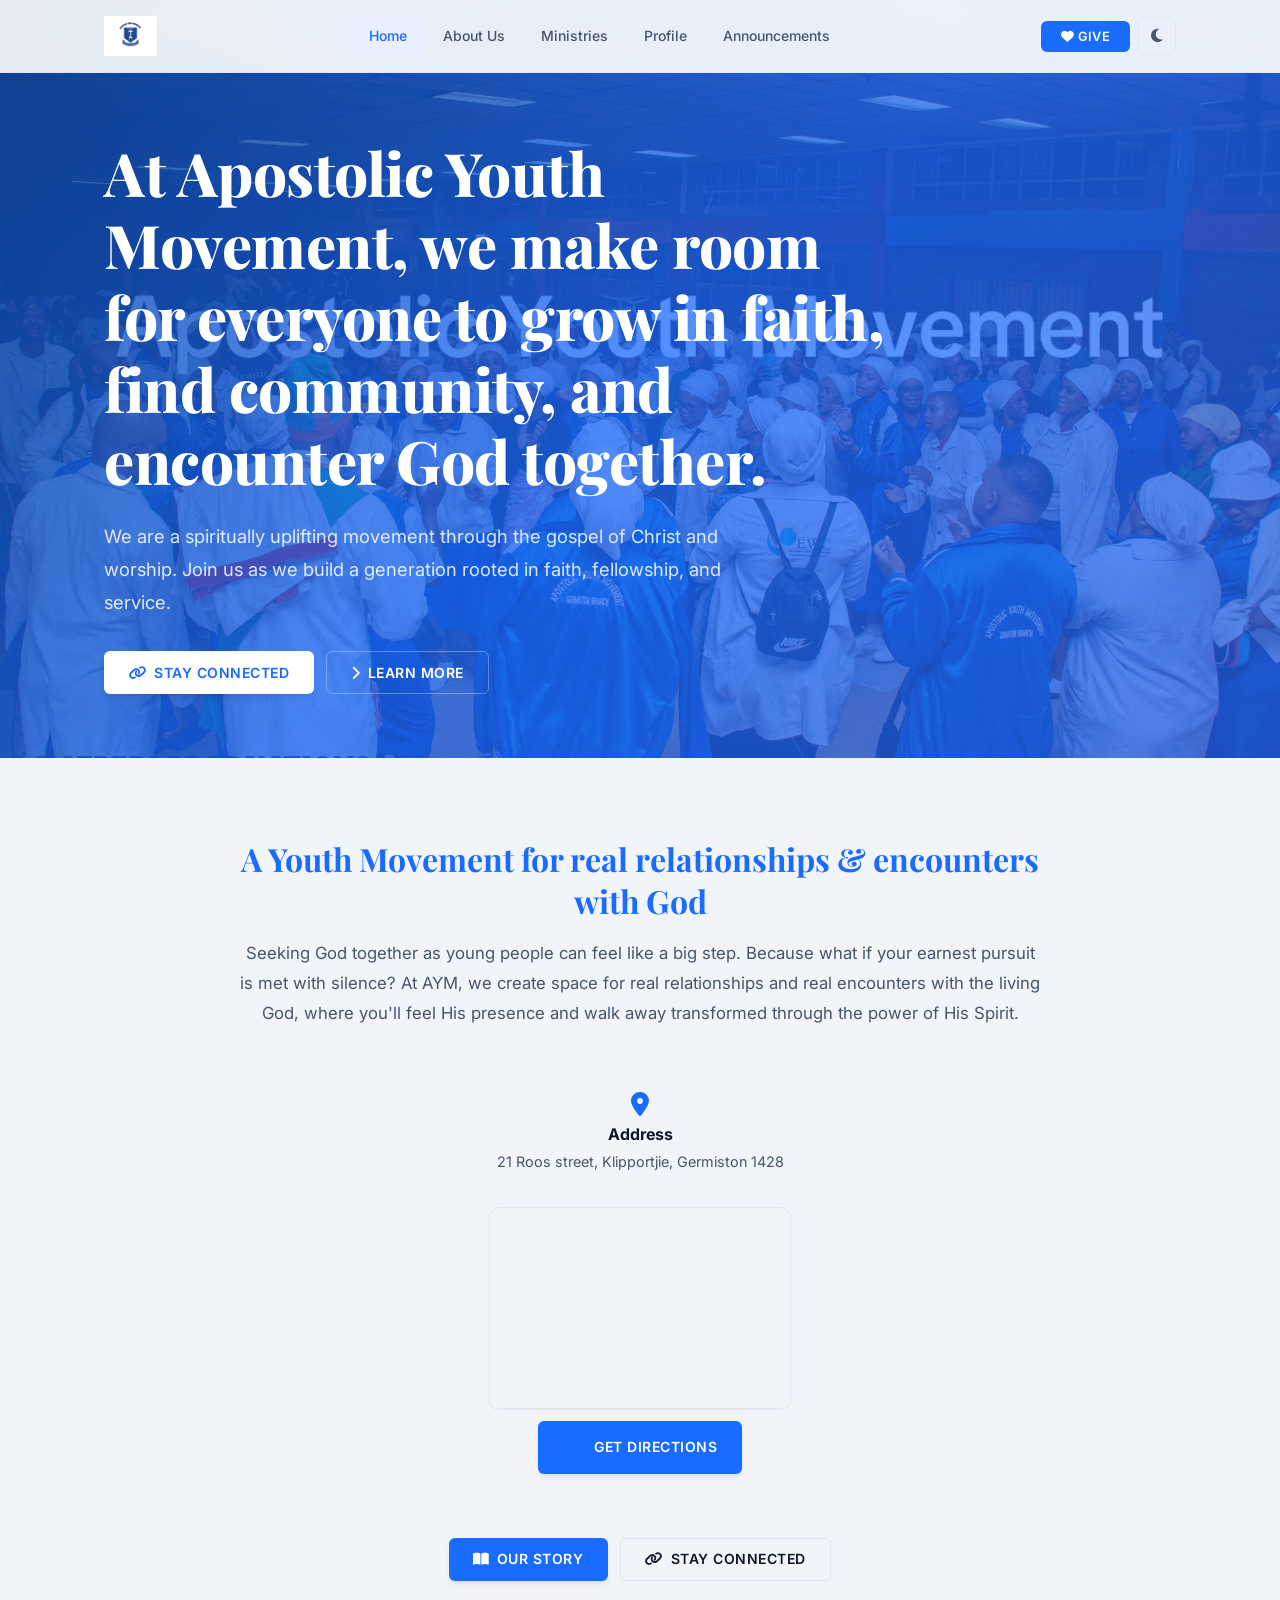
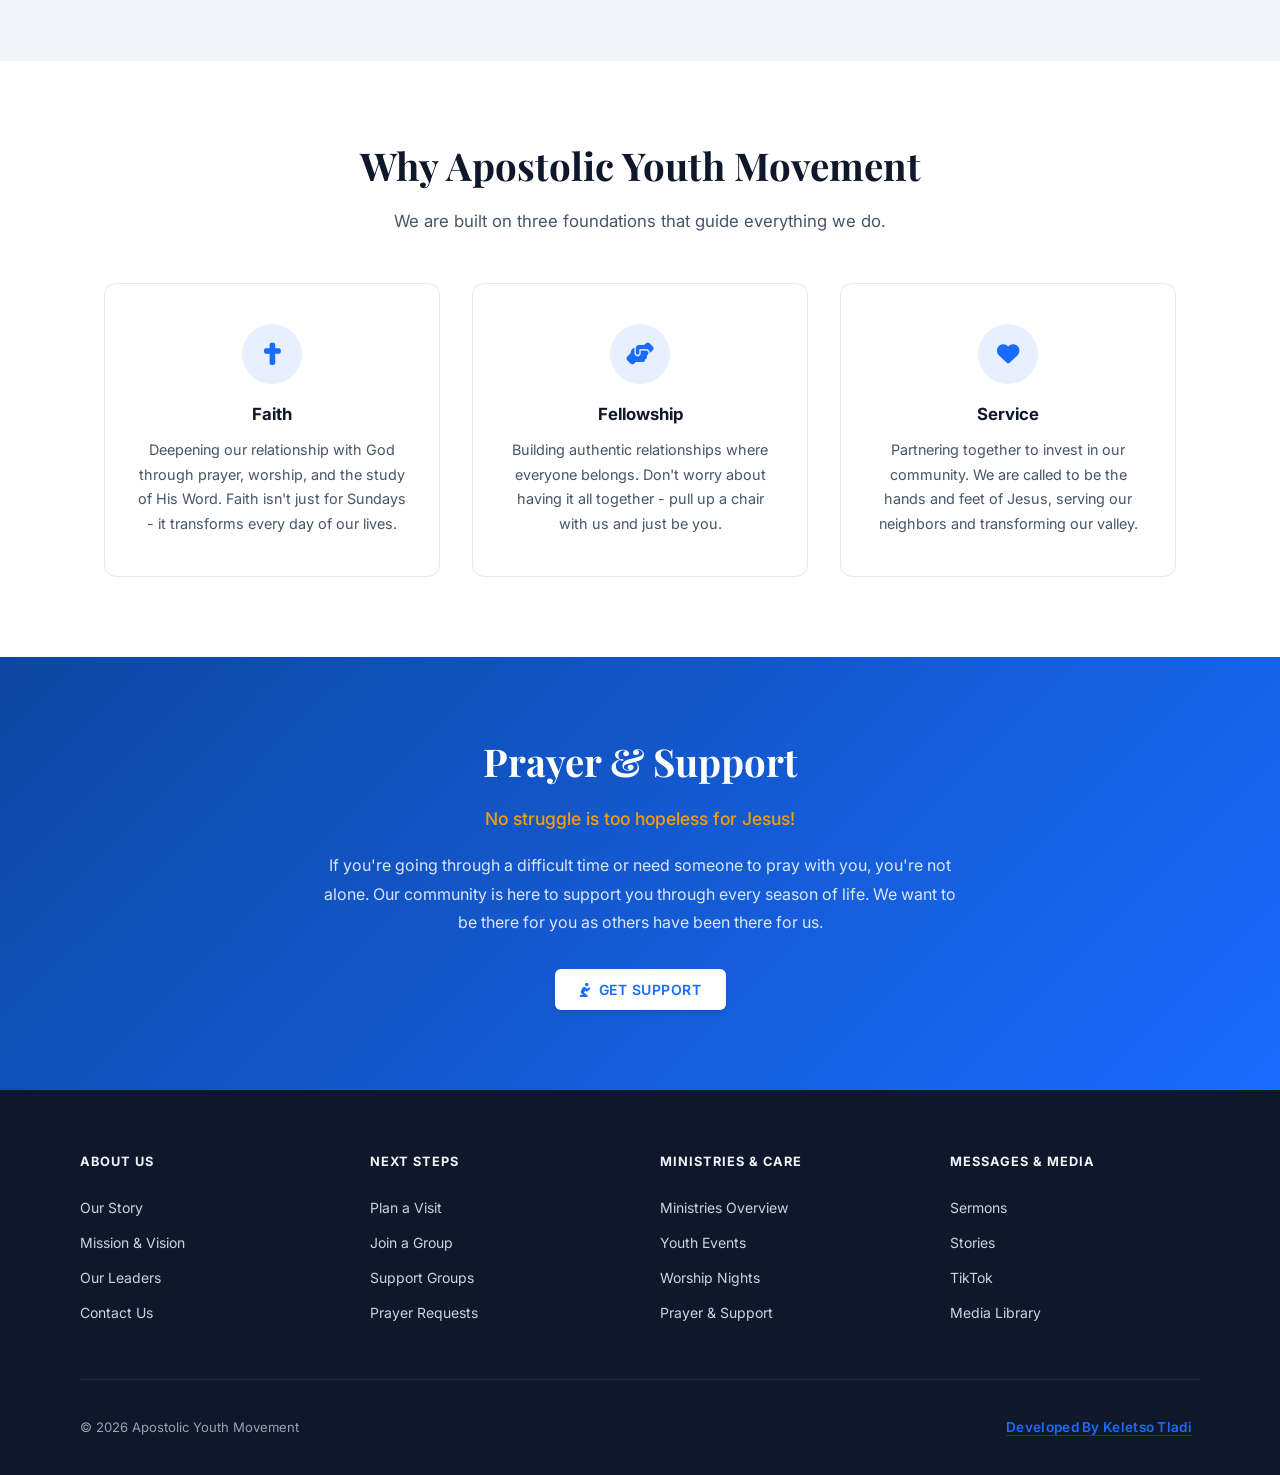
<file: index.html>
<!DOCTYPE html>
<html lang="en">
<head>
  <meta charset="UTF-8">
  <meta name="viewport" content="width=device-width, initial-scale=1.0">
  <title>Home | Apostolic Youth Movement</title>

  <link rel="preconnect" href="https://fonts.googleapis.com">
  <link rel="preconnect" href="https://fonts.gstatic.com" crossorigin>
  <link rel="preconnect" href="https://cdnjs.cloudflare.com">

  <link rel="preload" href="Media/Hero background.jpeg" as="image" fetchpriority="high">
  <link rel="preload" href="Media/Landing page hero background.mp4" as="video" type="video/mp4" fetchpriority="high">

  <link href="https://fonts.googleapis.com/css2?family=Inter:wght@300;400;500;600;700;800&family=Playfair+Display:ital,wght@0,400;0,500;0,600;0,700;0,800;1,400;1,500&display=swap" rel="stylesheet">
  <link rel="stylesheet" href="css/style.css">
  <link rel="stylesheet" href="https://cdnjs.cloudflare.com/ajax/libs/font-awesome/6.4.0/css/all.min.css" media="print" onload="this.media='all';this.onload=null;">
  <script src="js/script.js?v=2" defer></script>
</head>
<body>
  <nav class="navbar">
    <div class="nav-container">
      <a href="index.html" class="nav-logo">
        <img src="Media/Logo.jpeg" alt="AYM Logo" class="nav-logo-img">
      </a>

      <div class="nav-links">
        <a href="index.html" class="nav-link active">Home</a>
        <a href="about.html" class="nav-link">About Us</a>
        <a href="memories.html" class="nav-link">Ministries</a>
        <a href="profile.html" class="nav-link">Profile</a>
        <a href="announcements.html" class="nav-link">Announcements</a>
      </div>

      <div class="nav-actions">
        <button class="nav-give-btn" onclick="bookEvent('Give')"><i class="fas fa-heart"></i> Give</button>
        <button class="theme-toggle" id="themeToggle" aria-label="Toggle dark mode">
          <i class="fas fa-moon"></i>
        </button>
        <div class="hamburger" id="hamburger">
          <span></span>
          <span></span>
          <span></span>
        </div>
      </div>
    </div>
  </nav>

  <div class="mobile-menu" id="mobileMenu">
    <div class="mobile-menu-inner">
      <a href="index.html" class="active">Home</a>
      <a href="about.html">About Us</a>
      <a href="memories.html">Ministries</a>
      <a href="profile.html">Profile</a>
      <a href="announcements.html">Announcements</a>
      <a href="about.html#feedbackForm">Contact</a>
    </div>
  </div>

  <section class="hero has-image-bg">
    <div class="hero-image-fallback" style="background-image: url('Media/Hero background.jpeg')"></div>
    <video class="hero-video" autoplay muted loop playsinline poster="Media/Hero background.jpeg">
      <source src="Media/Landing page hero background.mp4" type="video/mp4">
    </video>
    <div class="hero-bg-overlay"></div>
    <div class="container">
      <div class="hero-content">
        <h1 fetchpriority="high">At Apostolic Youth Movement, we make room for everyone to grow in faith, find community, and encounter God together.</h1>
        <p>We are a spiritually uplifting movement through the gospel of Christ and worship. Join us as we build a generation rooted in faith, fellowship, and service.</p>
        <div class="hero-buttons">
          <a href="about.html#contacts" class="btn btn-light"><i class="fas fa-link"></i> Stay Connected</a>
          <a href="about.html" class="btn btn-outline" style="color:#fff;border-color:rgba(255,255,255,0.3)"><i class="fas fa-chevron-right"></i> Learn More</a>
        </div>
      </div>
    </div>
  </section>

  <section class="section section-alt reveal">
    <div class="container">
      <div class="featured-intro">
        <h2>A Youth Movement for real relationships &amp; encounters with God</h2>
        <p>Seeking God together as young people can feel like a big step. Because what if your earnest pursuit is met with silence? At AYM, we create space for real relationships and real encounters with the living God, where you'll feel His presence and walk away transformed through the power of His Spirit.</p>
        <div class="info-row">
          <div class="info-card address-card">
            <i class="fas fa-map-marker-alt"></i>
            <h3>Address</h3>
            <p>21 Roos street, Klipportjie, Germiston 1428</p>
            <div class="address-map">
              <iframe src="https://www.google.com/maps/embed?pb=!1m18!1m12!1m3!1d3581.53289034046!2d28.158246!3d-26.320564!2m3!1f0!2f0!3f0!3m2!1i1024!2i768!4f13.1!3m3!1m2!1s0x1e9514f8a8a8a8a8%3A0x8a8a8a8a8a8a8a8a!2s21%20Roos%20St%2C%20Klippoortjie%2C%20Germiston%2C%201428!5e0!3m2!1sen!2sza!4v1" allowfullscreen="" loading="lazy" referrerpolicy="no-referrer-when-downgrade" title="AYM Location"></iframe>
            </div>
            <a href="https://www.google.com/maps/dir/?api=1&destination=21+Roos+street+Klipportjie+Germiston+1428+South+Africa" target="_blank" class="btn btn-primary" style="margin-top:0.75rem;"><i class="fas fa-directions"></i> Get Directions</a>
          </div>
        </div>
        <div class="btn-group">
          <a href="about.html" class="btn btn-primary"><i class="fas fa-book-open"></i> Our Story</a>
          <a href="about.html#feedbackForm" class="btn btn-outline"><i class="fas fa-link"></i> Stay Connected</a>
        </div>
      </div>
    </div>
  </section>

  <section class="section reveal">
    <div class="container">
      <div class="section-header">
        <h2>Why Apostolic Youth Movement</h2>
        <p>We are built on three foundations that guide everything we do.</p>
      </div>
      <div class="pillars-grid">
        <div class="pillar-card">
          <div class="pillar-icon"><i class="fas fa-cross"></i></div>
          <h3>Faith</h3>
          <p>Deepening our relationship with God through prayer, worship, and the study of His Word. Faith isn't just for Sundays - it transforms every day of our lives.</p>
        </div>
        <div class="pillar-card">
          <div class="pillar-icon"><i class="fas fa-hands-helping"></i></div>
          <h3>Fellowship</h3>
          <p>Building authentic relationships where everyone belongs. Don't worry about having it all together - pull up a chair with us and just be you.</p>
        </div>
        <div class="pillar-card">
          <div class="pillar-icon"><i class="fas fa-heart"></i></div>
          <h3>Service</h3>
          <p>Partnering together to invest in our community. We are called to be the hands and feet of Jesus, serving our neighbors and transforming our valley.</p>
        </div>
      </div>
    </div>
  </section>

  <section class="support-section reveal">
    <h2>Prayer &amp; Support</h2>
    <p class="support-sub">No struggle is too hopeless for Jesus!</p>
    <p>If you're going through a difficult time or need someone to pray with you, you're not alone. Our community is here to support you through every season of life. We want to be there for you as others have been there for us.</p>
    <a href="about.html#feedbackForm" class="btn btn-light"><i class="fas fa-pray"></i> Get Support</a>
  </section>


  <footer class="footer">
    <div class="footer-grid">
      <div class="footer-col">
        <h4>About Us</h4>
        <a href="about.html">Our Story</a>
        <a href="about.html">Mission &amp; Vision</a>
        <a href="about.html">Our Leaders</a>
        <a href="about.html">Contact Us</a>
      </div>
      <div class="footer-col">
        <h4>Next Steps</h4>
        <a href="about.html#contacts">Plan a Visit</a>
        <a href="about.html#contacts">Join a Group</a>
        <a href="about.html#contacts">Support Groups</a>
        <a href="about.html#feedbackForm">Prayer Requests</a>
      </div>
      <div class="footer-col">
        <h4>Ministries &amp; Care</h4>
        <a href="memories.html">Ministries Overview</a>
        <a href="profile.html">Youth Events</a>
        <a href="memories.html">Worship Nights</a>
        <a href="about.html">Prayer &amp; Support</a>
      </div>
      <div class="footer-col">
        <h4>Messages &amp; Media</h4>
        <a href="memories.html">Sermons</a>
        <a href="memories.html">Stories</a>
        <a href="https://www.tiktok.com/@_aymofficial" target="_blank">TikTok</a>
        <a href="memories.html">Media Library</a>
      </div>
    </div>
    <div class="footer-bottom">
      <span>&copy; 2026 Apostolic Youth Movement</span>
      <a href="https://867d6e7d.keletsotladiportfolio.pages.dev/" target="_blank" class="footer-dev-link">Developed By Keletso Tladi</a>
    </div>
  </footer>

  <div id="bookingModal" class="modal">
    <div class="modal-content">
      <span class="close-modal" onclick="closeModal()">&times;</span>
      <div class="modal-icon"><i class="fas fa-heart"></i></div>
      <h2>Thank You!</h2>
      <p>Your support means the world to us.</p>
      <button class="btn btn-primary" onclick="closeModal()">Close</button>
    </div>
  </div>

</body>
</html>
</file>
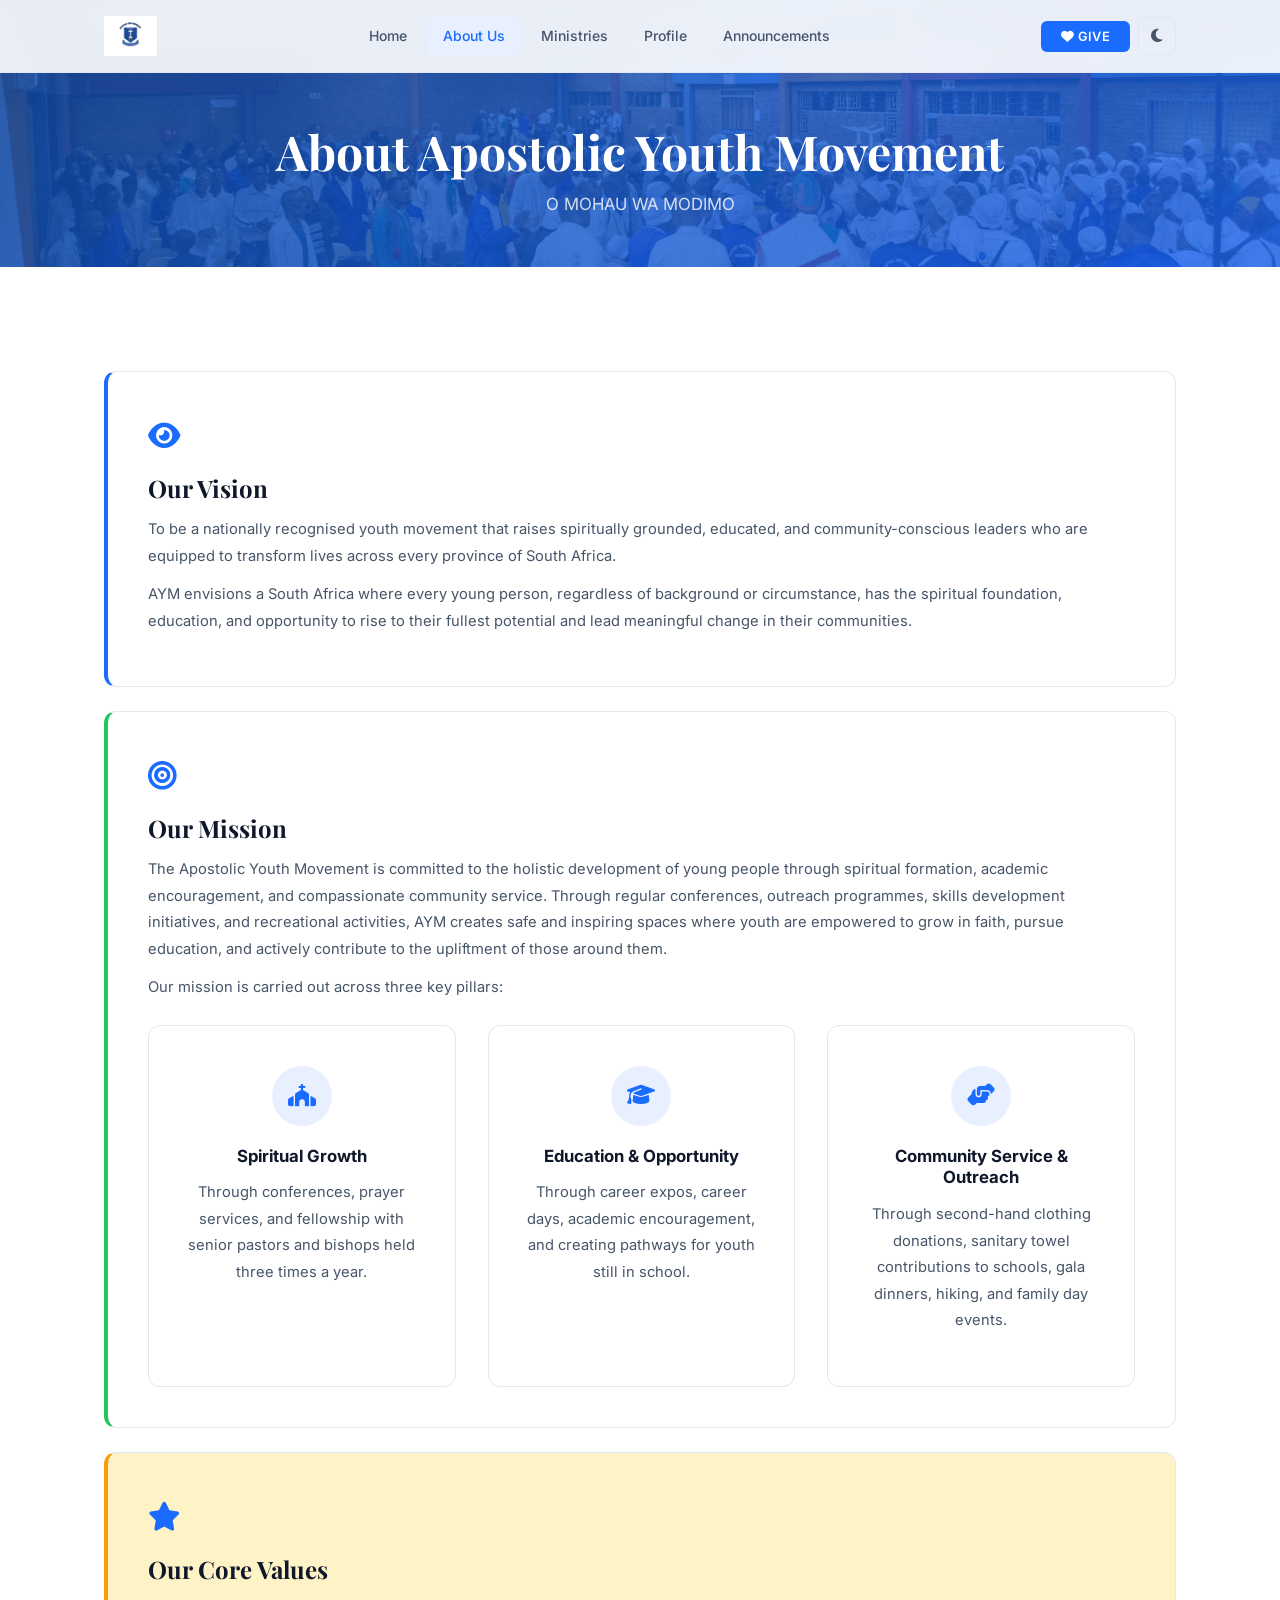
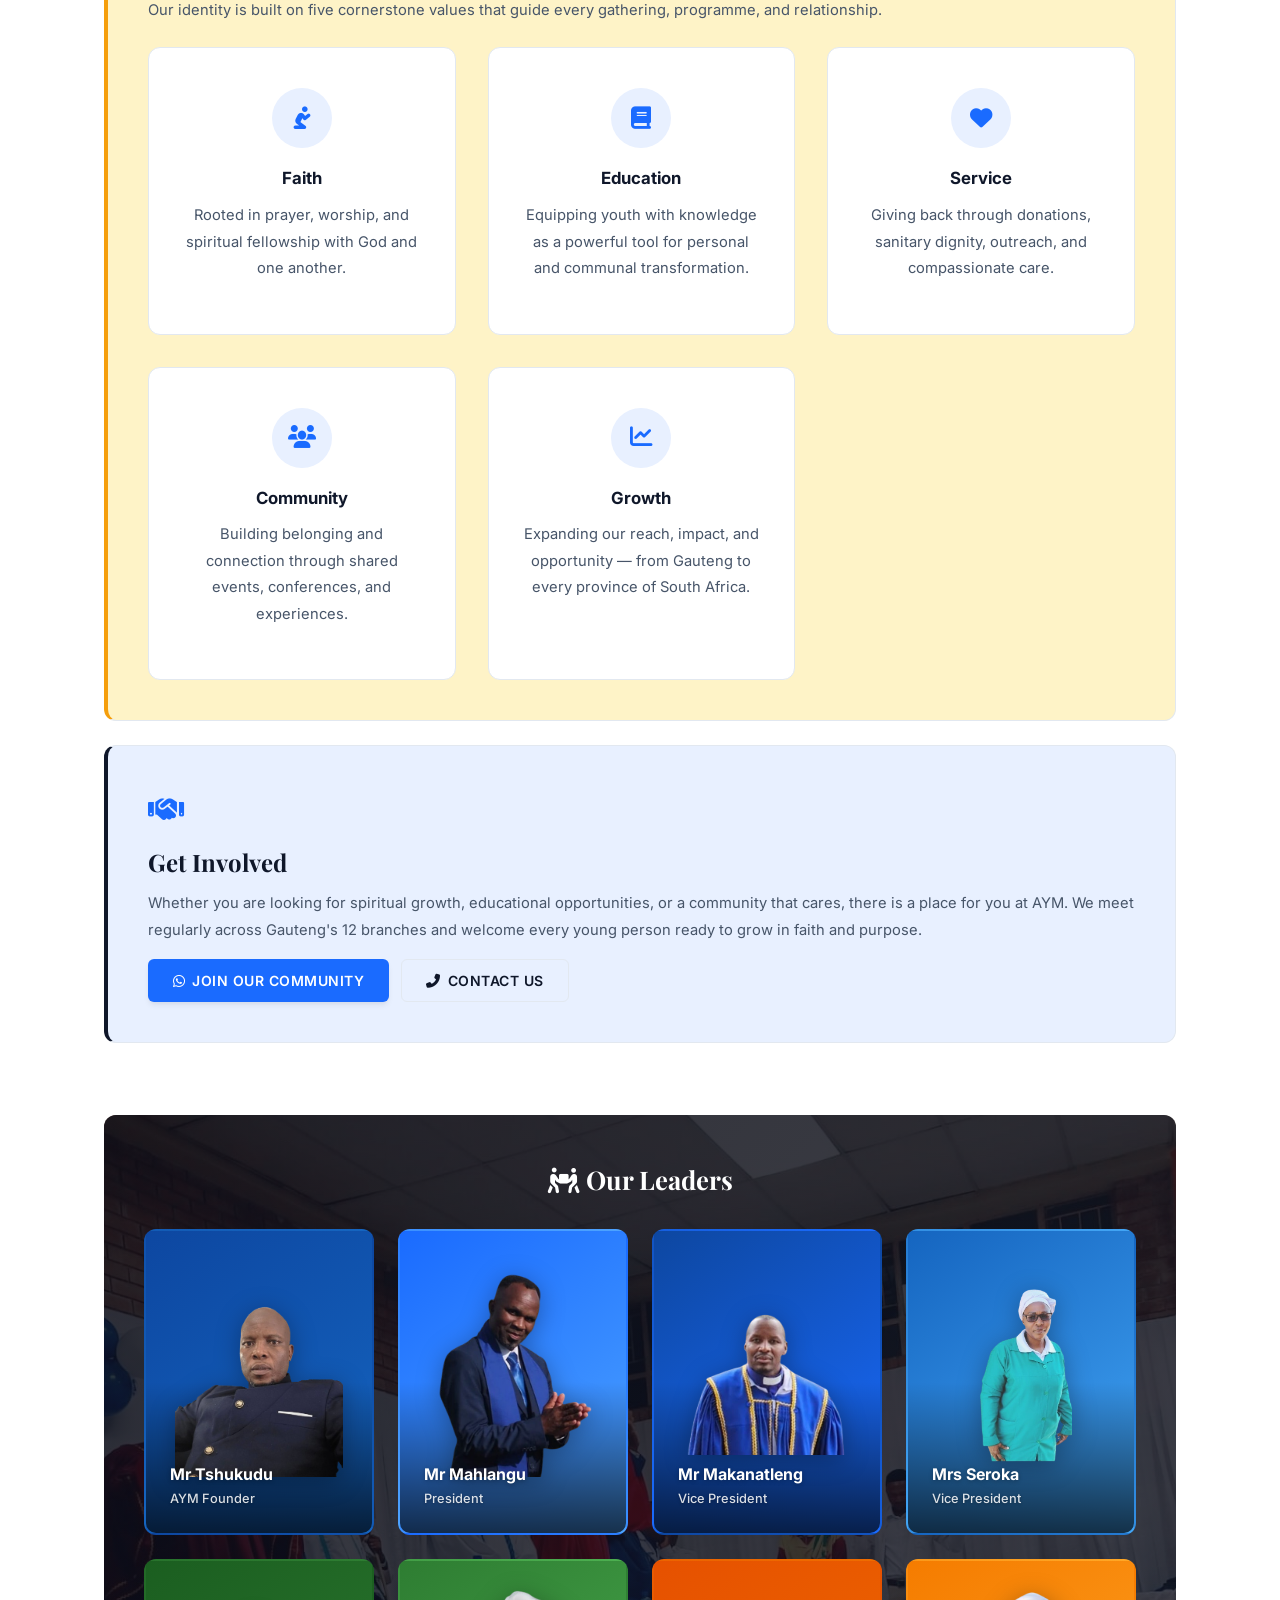
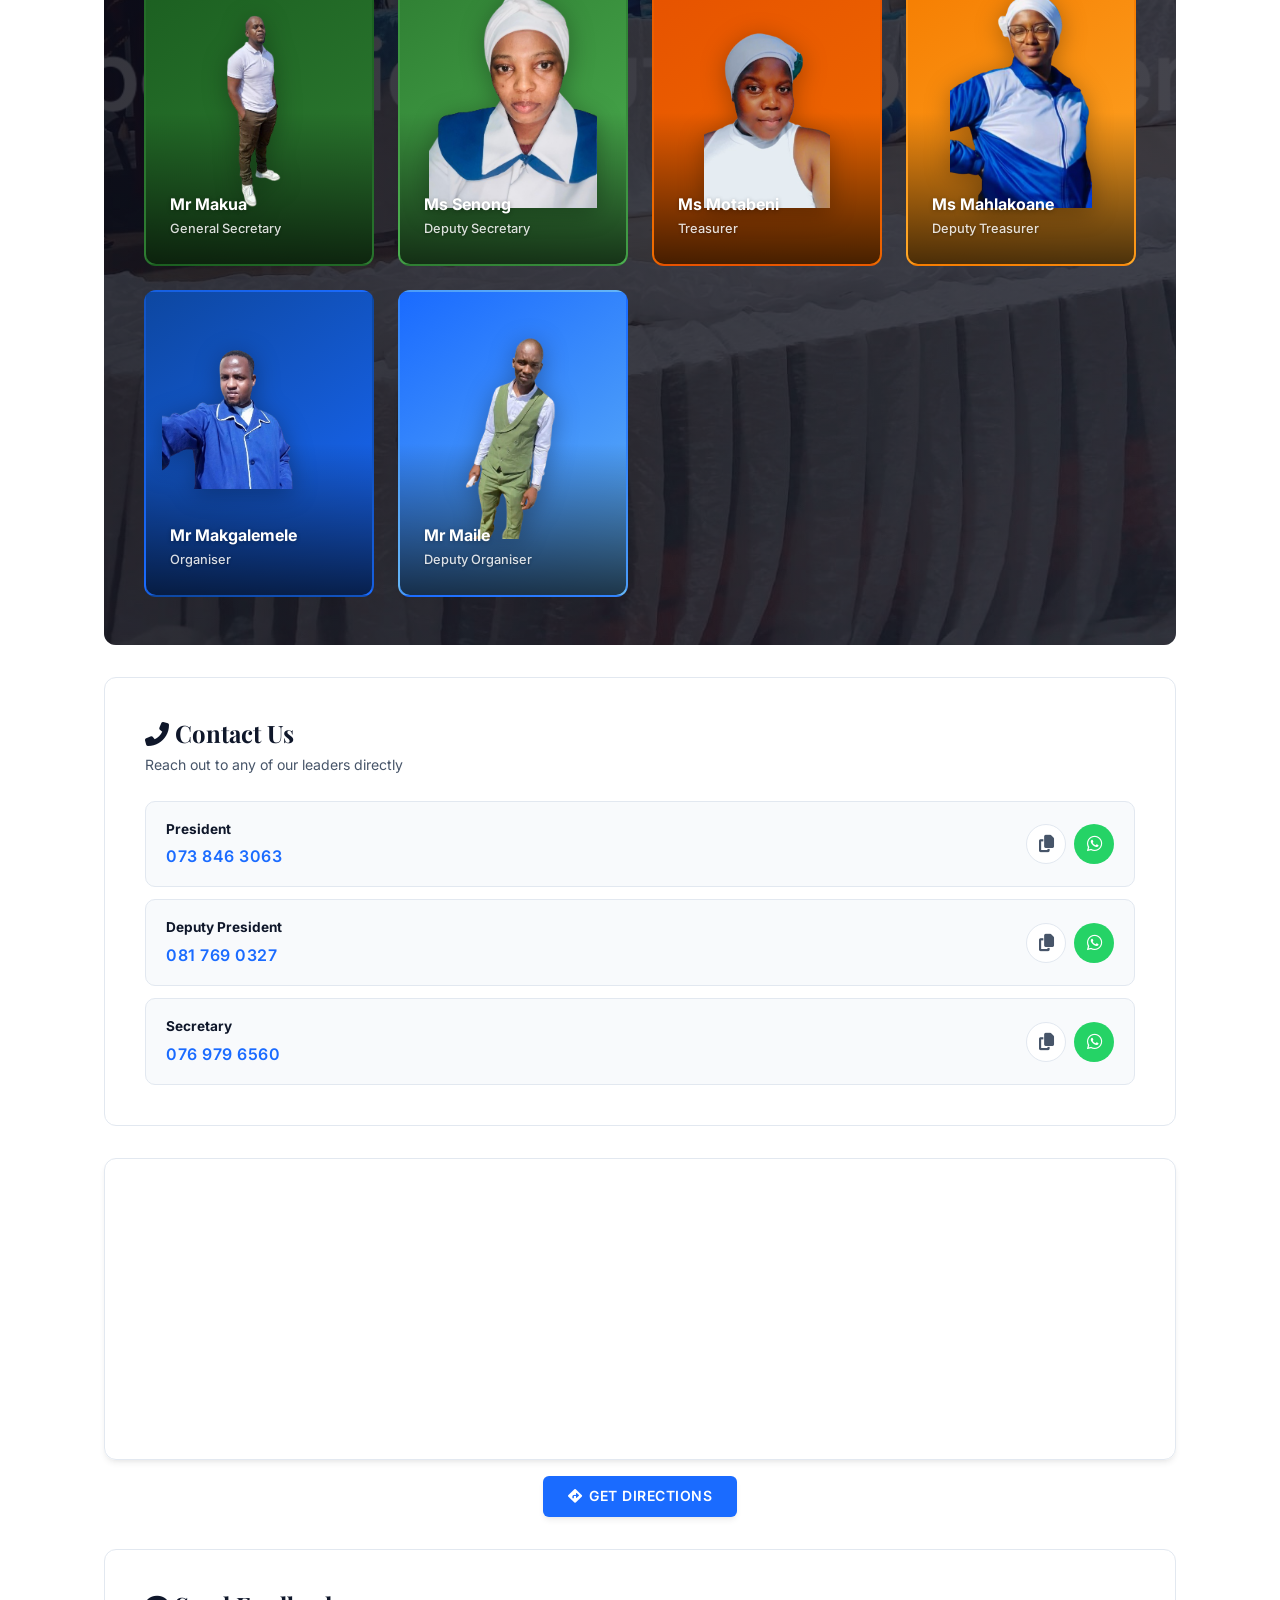
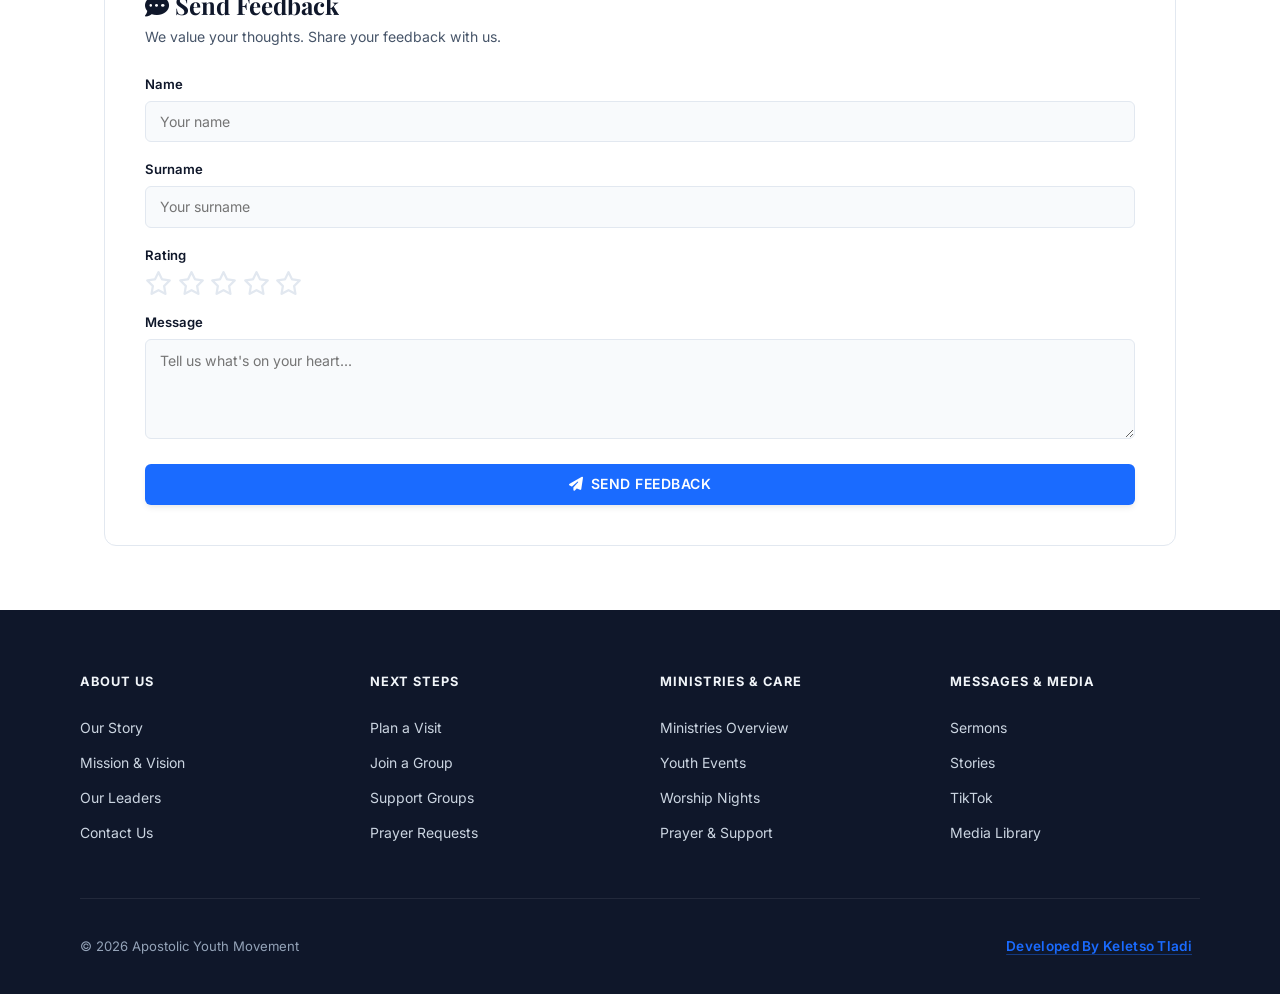
<file: about.html>
<!DOCTYPE html>
<html lang="en">
<head>
  <meta charset="UTF-8">
  <meta name="viewport" content="width=device-width, initial-scale=1.0">
  <title>About Us | Apostolic Youth Movement</title>

  <link rel="preconnect" href="https://fonts.googleapis.com">
  <link rel="preconnect" href="https://fonts.gstatic.com" crossorigin>
  <link rel="preconnect" href="https://cdnjs.cloudflare.com">

  <link rel="preload" href="Media/church event hero background.jpeg" as="image" fetchpriority="high">

  <link href="https://fonts.googleapis.com/css2?family=Inter:wght@300;400;500;600;700;800&family=Playfair+Display:ital,wght@0,400;0,500;0,600;0,700;0,800;1,400;1,500&display=swap" rel="stylesheet">
  <link rel="stylesheet" href="css/style.css">
  <link rel="stylesheet" href="https://cdnjs.cloudflare.com/ajax/libs/font-awesome/6.4.0/css/all.min.css" media="print" onload="this.media='all';this.onload=null;">
  <script src="js/script.js?v=2" defer></script>
</head>
<body>
  <nav class="navbar">
    <div class="nav-container">
      <a href="index.html" class="nav-logo">
        <img src="Media/Logo.jpeg" alt="AYM Logo" class="nav-logo-img">
      </a>
      <div class="nav-links">
        <a href="index.html" class="nav-link">Home</a>
        <a href="about.html" class="nav-link active">About Us</a>
        <a href="memories.html" class="nav-link">Ministries</a>
        <a href="profile.html" class="nav-link">Profile</a>
        <a href="announcements.html" class="nav-link">Announcements</a>
      </div>
      <div class="nav-actions">
        <button class="nav-give-btn" onclick="bookEvent('Give')"><i class="fas fa-heart"></i> Give</button>
        <button class="theme-toggle" id="themeToggle" aria-label="Toggle dark mode"><i class="fas fa-moon"></i></button>
        <div class="hamburger" id="hamburger"><span></span><span></span><span></span></div>
      </div>
    </div>
  </nav>

  <div class="mobile-menu" id="mobileMenu">
    <div class="mobile-menu-inner">
      <a href="index.html">Home</a>
      <a href="about.html" class="active">About Us</a>
      <a href="memories.html">Ministries</a>
      <a href="profile.html">Profile</a>
      <a href="announcements.html">Announcements</a>
      <a href="about.html#feedbackForm">Contact</a>
    </div>
  </div>
  </div>

  <div class="page-header" style="background-image: url('Media/church event hero background.jpeg'); background-size: cover; background-position: center; position: relative;">
    <div style="position:absolute;inset:0;background:linear-gradient(135deg,rgba(13,71,161,0.85),rgba(26,107,255,0.75));z-index:0;"></div>
    <div class="container" style="position:relative;z-index:1;">
      <h1 fetchpriority="high">About Apostolic Youth Movement</h1>
      <p>O MOHAU WA MODIMO</p>
    </div>
  </div>

  <main class="about-container">
    <div class="about-content">

      <section class="about-section bordered-primary reveal">
        <div class="section-icon"><i class="fas fa-eye"></i></div>
        <h2>Our Vision</h2>
        <p>To be a nationally recognised youth movement that raises spiritually grounded, educated, and community-conscious leaders who are equipped to transform lives across every province of South Africa.</p>
        <p>AYM envisions a South Africa where every young person, regardless of background or circumstance, has the spiritual foundation, education, and opportunity to rise to their fullest potential and lead meaningful change in their communities.</p>
      </section>

      <section class="about-section bordered-green reveal reveal-delay-1">
        <div class="section-icon"><i class="fas fa-bullseye"></i></div>
        <h2>Our Mission</h2>
        <p>The Apostolic Youth Movement is committed to the holistic development of young people through spiritual formation, academic encouragement, and compassionate community service. Through regular conferences, outreach programmes, skills development initiatives, and recreational activities, AYM creates safe and inspiring spaces where youth are empowered to grow in faith, pursue education, and actively contribute to the upliftment of those around them.</p>
        <p>Our mission is carried out across three key pillars:</p>
        <div class="pillars-grid" style="margin-top:1.5rem;">
          <div class="pillar-card">
            <div class="pillar-icon"><i class="fas fa-church"></i></div>
            <h3>Spiritual Growth</h3>
            <p>Through conferences, prayer services, and fellowship with senior pastors and bishops held three times a year.</p>
          </div>
          <div class="pillar-card">
            <div class="pillar-icon"><i class="fas fa-graduation-cap"></i></div>
            <h3>Education &amp; Opportunity</h3>
            <p>Through career expos, career days, academic encouragement, and creating pathways for youth still in school.</p>
          </div>
          <div class="pillar-card">
            <div class="pillar-icon"><i class="fas fa-hands-helping"></i></div>
            <h3>Community Service &amp; Outreach</h3>
            <p>Through second-hand clothing donations, sanitary towel contributions to schools, gala dinners, hiking, and family day events.</p>
          </div>
        </div>
      </section>

      <section class="about-section bordered-gold reveal reveal-delay-2">
        <div class="section-icon"><i class="fas fa-star"></i></div>
        <h2>Our Core Values</h2>
        <p>Our identity is built on five cornerstone values that guide every gathering, programme, and relationship.</p>
        <div class="pillars-grid" style="margin-top:1.5rem;">
          <div class="pillar-card">
            <div class="pillar-icon"><i class="fas fa-pray"></i></div>
            <h3>Faith</h3>
            <p>Rooted in prayer, worship, and spiritual fellowship with God and one another.</p>
          </div>
          <div class="pillar-card">
            <div class="pillar-icon"><i class="fas fa-book"></i></div>
            <h3>Education</h3>
            <p>Equipping youth with knowledge as a powerful tool for personal and communal transformation.</p>
          </div>
          <div class="pillar-card">
            <div class="pillar-icon"><i class="fas fa-heart"></i></div>
            <h3>Service</h3>
            <p>Giving back through donations, sanitary dignity, outreach, and compassionate care.</p>
          </div>
          <div class="pillar-card">
            <div class="pillar-icon"><i class="fas fa-users"></i></div>
            <h3>Community</h3>
            <p>Building belonging and connection through shared events, conferences, and experiences.</p>
          </div>
          <div class="pillar-card">
            <div class="pillar-icon"><i class="fas fa-chart-line"></i></div>
            <h3>Growth</h3>
            <p>Expanding our reach, impact, and opportunity — from Gauteng to every province of South Africa.</p>
          </div>
        </div>
      </section>

      <section class="about-section bordered-dark reveal reveal-delay-3">
        <div class="section-icon"><i class="fas fa-handshake"></i></div>
        <h2>Get Involved</h2>
        <p>Whether you are looking for spiritual growth, educational opportunities, or a community that cares, there is a place for you at AYM. We meet regularly across Gauteng's 12 branches and welcome every young person ready to grow in faith and purpose.</p>
        <div class="btn-group" style="margin-top:1rem;display:flex;gap:0.75rem;flex-wrap:wrap;">
          <a href="https://wa.me/27738463063" target="_blank" class="btn btn-primary"><i class="fab fa-whatsapp"></i> Join Our Community</a>
          <a href="#contacts" class="btn btn-outline"><i class="fas fa-phone-alt"></i> Contact Us</a>
        </div>
      </section>

      <div class="team-grid has-bg reveal">
        <div class="team-bg-image" style="background-image: url('Media/Leaders hero background.jpeg')"></div>
        <h2><i class="fas fa-people-carry"></i> Our Leaders</h2>
        <div class="team-members">

          <div class="team-member is-cutout">
            <img class="team-member-cutout" src="Media/Leaders/Mr_Tshukudu_AYM_Founder_-removebg-preview.png" alt="Mr Tshukudu" loading="lazy">
            <div class="team-member-overlay">
              <h4>Mr Tshukudu</h4>
              <p>AYM Founder</p>
            </div>
          </div>

          <div class="team-member is-cutout">
            <img class="team-member-cutout" src="Media/Leaders/Mr_Mahlangu_President-removebg-preview.png" alt="Mr Mahlangu" loading="lazy">
            <div class="team-member-overlay">
              <h4>Mr Mahlangu</h4>
              <p>President</p>
            </div>
          </div>

          <div class="team-member is-cutout">
            <img class="team-member-cutout" src="Media/Leaders/_Mr_Makanatleng__vice_President____1_-removebg-preview.png" alt="Mr Makanatleng" loading="lazy">
            <div class="team-member-overlay">
              <h4>Mr Makanatleng</h4>
              <p>Vice President</p>
            </div>
          </div>

          <div class="team-member is-cutout">
            <img class="team-member-cutout" src="Media/Leaders/Mrs_Seroka_Vice_President-removebg-preview.png" alt="Mrs Seroka" loading="lazy">
            <div class="team-member-overlay">
              <h4>Mrs Seroka</h4>
              <p>Vice President</p>
            </div>
          </div>

          <div class="team-member is-cutout">
            <img class="team-member-cutout" src="Media/Leaders/Mr_Makua_General_Secretary_-removebg-preview.png" alt="Mr Makua" loading="lazy">
            <div class="team-member-overlay">
              <h4>Mr Makua</h4>
              <p>General Secretary</p>
            </div>
          </div>

          <div class="team-member is-cutout">
            <img class="team-member-cutout" src="Media/Leaders/Ms_Senong_Deputy_Secretary-removebg-preview.png" alt="Ms Senong" loading="lazy">
            <div class="team-member-overlay">
              <h4>Ms Senong</h4>
              <p>Deputy Secretary</p>
            </div>
          </div>

          <div class="team-member is-cutout">
            <img class="team-member-cutout" src="Media/Leaders/Ms_Motabeni_Treasurer-removebg-preview.png" alt="Ms Motabeni" loading="lazy">
            <div class="team-member-overlay">
              <h4>Ms Motabeni</h4>
              <p>Treasurer</p>
            </div>
          </div>

          <div class="team-member is-cutout">
            <img class="team-member-cutout" src="Media/Leaders/Ms_Mahlakoane_Deputy_Treasurer-removebg-preview.png" alt="Ms Mahlakoane" loading="lazy">
            <div class="team-member-overlay">
              <h4>Ms Mahlakoane</h4>
              <p>Deputy Treasurer</p>
            </div>
          </div>

          <div class="team-member is-cutout">
            <img class="team-member-cutout" src="Media/Leaders/Mr_Makgalemele_Organiser-removebg-preview.png" alt="Mr Makgalemele" loading="lazy">
            <div class="team-member-overlay">
              <h4>Mr Makgalemele</h4>
              <p>Organiser</p>
            </div>
          </div>

          <div class="team-member is-cutout">
            <img class="team-member-cutout" src="Media/Leaders/Mr_Maile_Deputy_Organiser-removebg-preview.png" alt="Mr Maile" loading="lazy">
            <div class="team-member-overlay">
              <h4>Mr Maile</h4>
              <p>Deputy Organiser</p>
            </div>
          </div>



        </div>
      </div>
    </div>

    <div class="contacts-section reveal" id="contacts">
      <h2><i class="fas fa-phone-alt"></i> Contact Us</h2>
      <p>Reach out to any of our leaders directly</p>
      <div class="contacts-list">
        <div class="contact-item">
          <div class="contact-info">
            <strong>President</strong>
            <span class="contact-number">073 846 3063</span>
          </div>
          <div class="contact-actions">
            <button class="contact-btn copy-btn" onclick="copyNumber('073 846 3063')" title="Copy number"><i class="fas fa-copy"></i></button>
            <a href="https://wa.me/27738463063" target="_blank" class="contact-btn wa-btn" title="WhatsApp"><i class="fab fa-whatsapp"></i></a>
          </div>
        </div>
        <div class="contact-item">
          <div class="contact-info">
            <strong>Deputy President</strong>
            <span class="contact-number">081 769 0327</span>
          </div>
          <div class="contact-actions">
            <button class="contact-btn copy-btn" onclick="copyNumber('081 769 0327')" title="Copy number"><i class="fas fa-copy"></i></button>
            <a href="https://wa.me/27817690327" target="_blank" class="contact-btn wa-btn" title="WhatsApp"><i class="fab fa-whatsapp"></i></a>
          </div>
        </div>
        <div class="contact-item">
          <div class="contact-info">
            <strong>Secretary</strong>
            <span class="contact-number">076 979 6560</span>
          </div>
          <div class="contact-actions">
            <button class="contact-btn copy-btn" onclick="copyNumber('076 979 6560')" title="Copy number"><i class="fas fa-copy"></i></button>
            <a href="https://wa.me/27769796560" target="_blank" class="contact-btn wa-btn" title="WhatsApp"><i class="fab fa-whatsapp"></i></a>
          </div>
        </div>
      </div>
    </div>

    <div class="map-section reveal">
      <div class="map-container">
        <iframe src="https://www.google.com/maps/embed?pb=!1m18!1m12!1m3!1d3581.53289034046!2d28.158246!3d-26.320564!2m3!1f0!2f0!3f0!3m2!1i1024!2i768!4f13.1!3m3!1m2!1s0x1e9514f8a8a8a8a8%3A0x8a8a8a8a8a8a8a8a!2s21%20Roos%20St%2C%20Klippoortjie%2C%20Germiston%2C%201428!5e0!3m2!1sen!2sza!4v1" allowfullscreen="" loading="lazy" referrerpolicy="no-referrer-when-downgrade" title="AYM Location"></iframe>
      </div>
      <a href="https://www.google.com/maps/dir/?api=1&destination=21+Roos+street+Klipportjie+Germiston+1428+South+Africa" target="_blank" class="btn btn-primary" style="display:inline-flex;margin-top:1rem;"><i class="fas fa-directions"></i> Get Directions</a>
    </div>

    <div class="feedback-form reveal" id="feedbackForm">
      <h2><i class="fas fa-comment-dots"></i> Send Feedback</h2>
      <p>We value your thoughts. Share your feedback with us.</p>
      <form id="feedbackFormElement" onsubmit="return handleFeedback(event)">
        <label for="feedbackName">Name</label>
        <input type="text" id="feedbackName" name="name" placeholder="Your name" required>
        <label for="feedbackSurname">Surname</label>
        <input type="text" id="feedbackSurname" name="surname" placeholder="Your surname" required>
        <label for="feedbackRating">Rating</label>
        <div class="star-rating" id="starRating">
          <i class="far fa-star" data-value="1"></i>
          <i class="far fa-star" data-value="2"></i>
          <i class="far fa-star" data-value="3"></i>
          <i class="far fa-star" data-value="4"></i>
          <i class="far fa-star" data-value="5"></i>
        </div>
        <input type="hidden" id="feedbackRating" name="rating" value="0">
        <label for="feedbackMessage">Message</label>
        <textarea id="feedbackMessage" name="message" placeholder="Tell us what's on your heart..." required></textarea>
        <button type="submit" class="btn btn-primary" id="feedbackSubmitBtn" style="width:100%;justify-content:center">
          <i class="fas fa-paper-plane"></i> Send Feedback
        </button>
      </form>
      <div id="feedbackStatus" style="margin-top:1rem;font-weight:600;display:none;"></div>
    </div>
  </main>

  <footer class="footer">
    <div class="footer-grid">
      <div class="footer-col">
        <h4>About Us</h4>
        <a href="about.html">Our Story</a>
        <a href="about.html">Mission &amp; Vision</a>
        <a href="about.html">Our Leaders</a>
        <a href="about.html">Contact Us</a>
      </div>
      <div class="footer-col">
        <h4>Next Steps</h4>
        <a href="#contacts">Plan a Visit</a>
        <a href="#contacts">Join a Group</a>
        <a href="#contacts">Support Groups</a>
        <a href="#feedbackForm">Prayer Requests</a>
      </div>
      <div class="footer-col">
        <h4>Ministries &amp; Care</h4>
        <a href="memories.html">Ministries Overview</a>
        <a href="profile.html">Youth Events</a>
        <a href="memories.html">Worship Nights</a>
        <a href="about.html">Prayer &amp; Support</a>
      </div>
      <div class="footer-col">
        <h4>Messages &amp; Media</h4>
        <a href="memories.html">Sermons</a>
        <a href="memories.html">Stories</a>
        <a href="https://www.tiktok.com/@_aymofficial" target="_blank">TikTok</a>
        <a href="memories.html">Media Library</a>
      </div>
    </div>
    <div class="footer-bottom">
      <span>&copy; 2026 Apostolic Youth Movement</span>
      <a href="https://867d6e7d.keletsotladiportfolio.pages.dev/" target="_blank" class="footer-dev-link">Developed By Keletso Tladi</a>
    </div>
  </footer>

  <div id="bookingModal" class="modal">
    <div class="modal-content">
      <span class="close-modal" onclick="closeModal()">&times;</span>
      <div class="modal-icon"><i class="fas fa-heart"></i></div>
      <h2>Thank You!</h2>
      <p>Your support means the world to us.</p>
      <button class="btn btn-primary" onclick="closeModal()">Close</button>
    </div>
  </div>

</body>
</html>
</file>
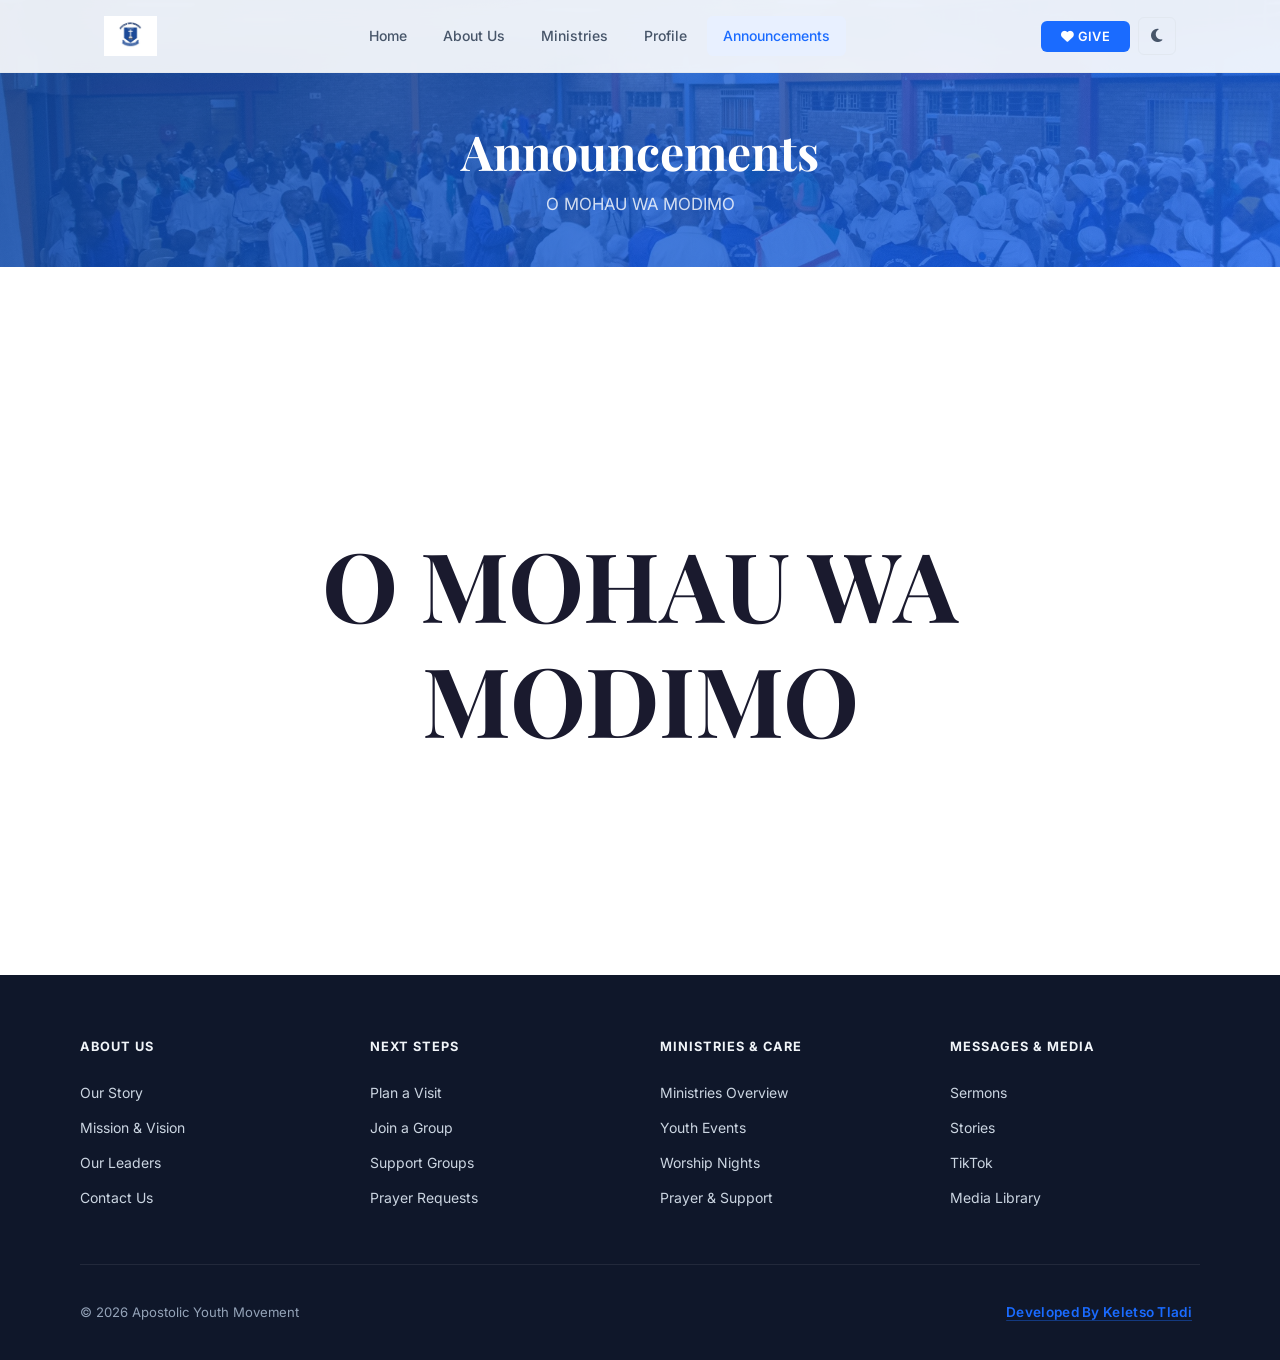
<file: announcements.html>
<!DOCTYPE html>
<html lang="en">
<head>
  <meta charset="UTF-8">
  <meta name="viewport" content="width=device-width, initial-scale=1.0">
  <title>Announcements | Apostolic Youth Movement</title>

  <link rel="preconnect" href="https://fonts.googleapis.com">
  <link rel="preconnect" href="https://fonts.gstatic.com" crossorigin>
  <link rel="preconnect" href="https://cdnjs.cloudflare.com">

  <link href="https://fonts.googleapis.com/css2?family=Inter:wght@300;400;500;600;700;800&family=Playfair+Display:ital,wght@0,400;0,500;0,600;0,700;0,800;1,400;1,500&display=swap" rel="stylesheet">
  <link rel="stylesheet" href="css/style.css">
  <link rel="stylesheet" href="https://cdnjs.cloudflare.com/ajax/libs/font-awesome/6.4.0/css/all.min.css" media="print" onload="this.media='all';this.onload=null;">
  <script src="js/script.js?v=2" defer></script>
</head>
<body>
  <nav class="navbar">
    <div class="nav-container">
      <a href="index.html" class="nav-logo">
        <img src="Media/Logo.jpeg" alt="AYM Logo" class="nav-logo-img">
      </a>
      <div class="nav-links">
        <a href="index.html" class="nav-link">Home</a>
        <a href="about.html" class="nav-link">About Us</a>
        <a href="memories.html" class="nav-link">Ministries</a>
        <a href="profile.html" class="nav-link">Profile</a>
        <a href="announcements.html" class="nav-link active">Announcements</a>
      </div>
      <div class="nav-actions">
        <button class="nav-give-btn" onclick="bookEvent('Give')"><i class="fas fa-heart"></i> Give</button>
        <button class="theme-toggle" id="themeToggle" aria-label="Toggle dark mode"><i class="fas fa-moon"></i></button>
        <div class="hamburger" id="hamburger"><span></span><span></span><span></span></div>
      </div>
    </div>
  </nav>

  <div class="mobile-menu" id="mobileMenu">
    <div class="mobile-menu-inner">
      <a href="index.html">Home</a>
      <a href="about.html">About Us</a>
      <a href="memories.html">Ministries</a>
      <a href="profile.html">Profile</a>
      <a href="announcements.html" class="active">Announcements</a>
      <a href="about.html#feedbackForm">Contact</a>
    </div>
  </div>

  <div class="page-header" style="background-image: url('Media/church event hero background.jpeg'); background-size: cover; background-position: center; position: relative;">
    <div style="position:absolute;inset:0;background:linear-gradient(135deg,rgba(13,71,161,0.85),rgba(26,107,255,0.75));z-index:0;"></div>
    <div class="container" style="position:relative;z-index:1;">
      <h1>Announcements</h1>
      <p>O MOHAU WA MODIMO</p>
    </div>
  </div>

  <main class="about-container">
    <div class="about-content" style="min-height:60vh;display:flex;align-items:center;justify-content:center;">
      <div style="font-family:'Playfair Display',serif;font-size:clamp(2.5rem,8vw,6rem);font-weight:700;color:var(--text-color,#1a1a2e);text-align:center;line-height:1.2;padding:2rem;user-select:none;">
        O MOHAU WA MODIMO
      </div>
    </div>
  </main>

  <footer class="footer">
    <div class="footer-grid">
      <div class="footer-col">
        <h4>About Us</h4>
        <a href="about.html">Our Story</a>
        <a href="about.html">Mission &amp; Vision</a>
        <a href="about.html">Our Leaders</a>
        <a href="about.html">Contact Us</a>
      </div>
      <div class="footer-col">
        <h4>Next Steps</h4>
        <a href="about.html#contacts">Plan a Visit</a>
        <a href="about.html#contacts">Join a Group</a>
        <a href="about.html#contacts">Support Groups</a>
        <a href="about.html#feedbackForm">Prayer Requests</a>
      </div>
      <div class="footer-col">
        <h4>Ministries &amp; Care</h4>
        <a href="memories.html">Ministries Overview</a>
        <a href="profile.html">Youth Events</a>
        <a href="memories.html">Worship Nights</a>
        <a href="about.html">Prayer &amp; Support</a>
      </div>
      <div class="footer-col">
        <h4>Messages &amp; Media</h4>
        <a href="memories.html">Sermons</a>
        <a href="memories.html">Stories</a>
        <a href="https://www.tiktok.com/@_aymofficial" target="_blank">TikTok</a>
        <a href="memories.html">Media Library</a>
      </div>
    </div>
    <div class="footer-bottom">
      <span>&copy; 2026 Apostolic Youth Movement</span>
      <a href="https://867d6e7d.keletsotladiportfolio.pages.dev/" target="_blank" class="footer-dev-link">Developed By Keletso Tladi</a>
    </div>
  </footer>

  <div id="bookingModal" class="modal">
    <div class="modal-content">
      <span class="close-modal" onclick="closeModal()">&times;</span>
      <div class="modal-icon"><i class="fas fa-heart"></i></div>
      <h2>Thank You!</h2>
      <p>Your support means the world to us.</p>
      <button class="btn btn-primary" onclick="closeModal()">Close</button>
    </div>
  </div>

</body>
</html>
</file>
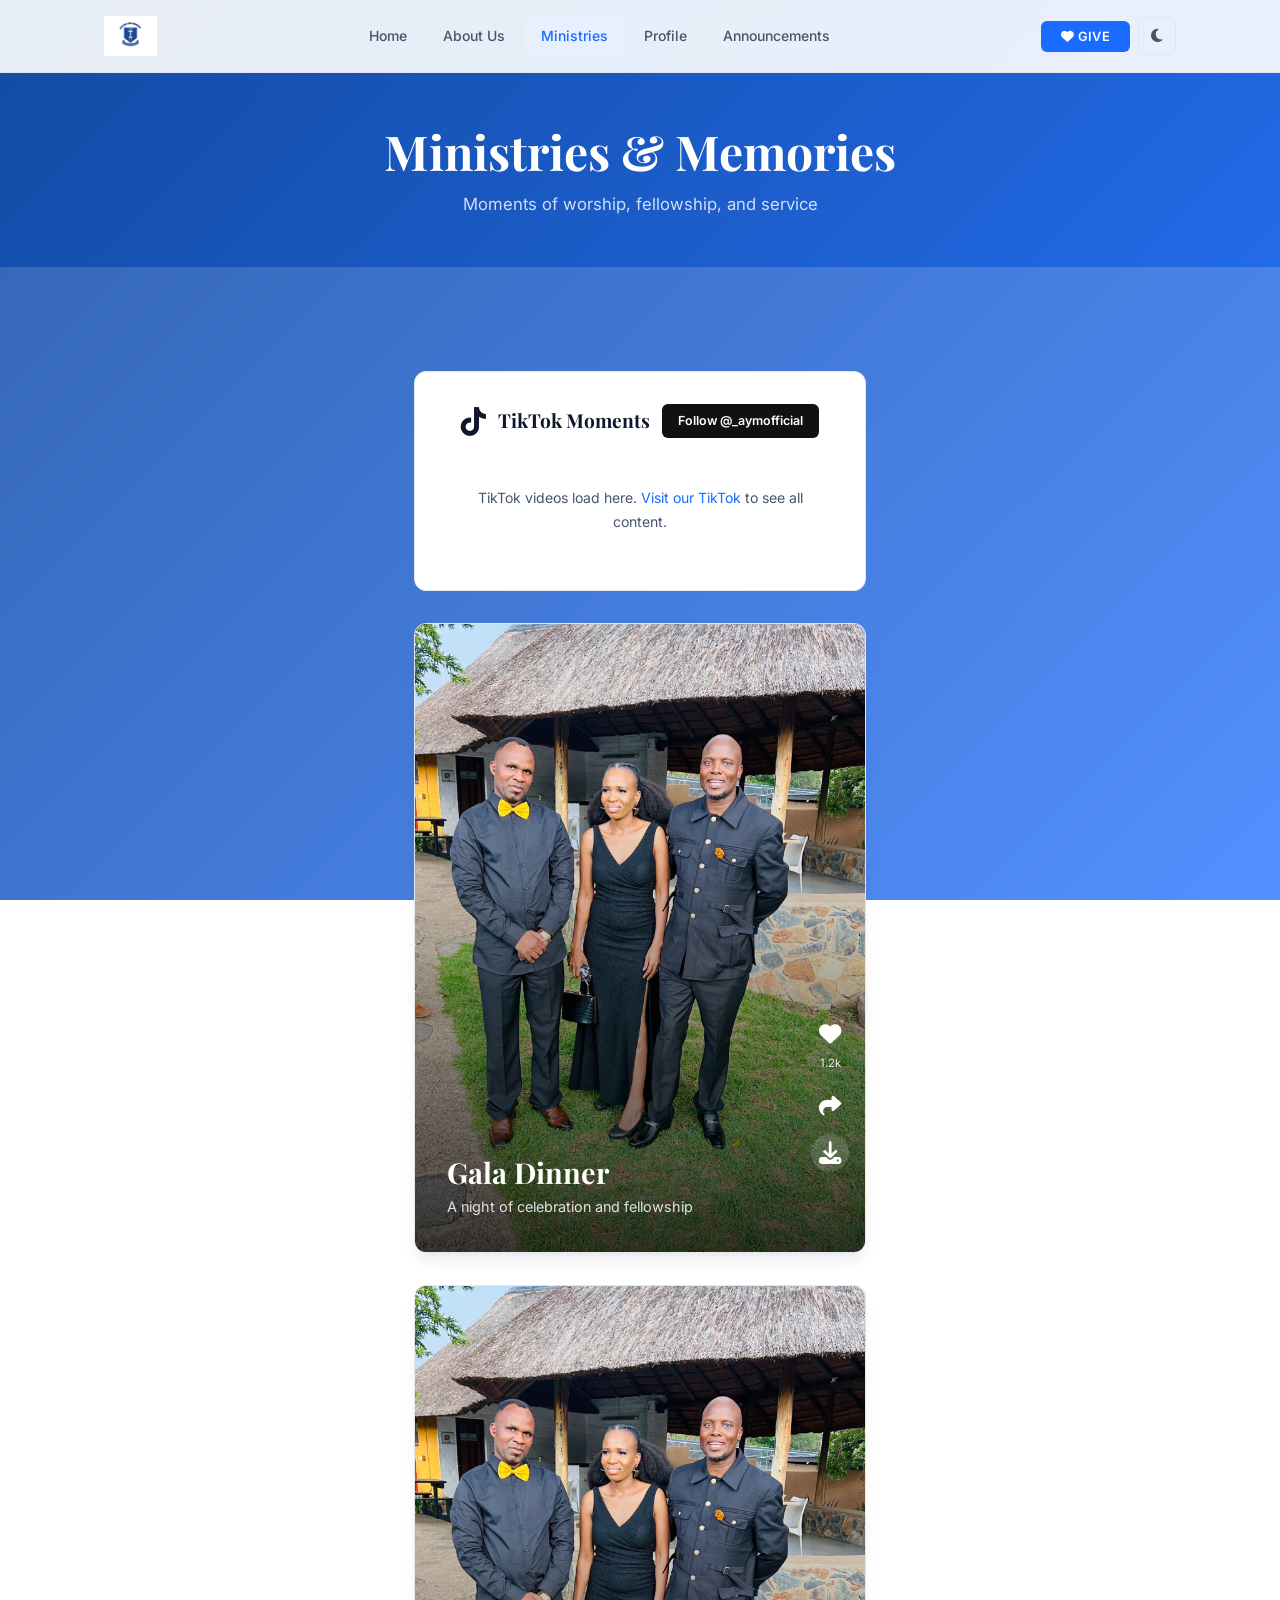
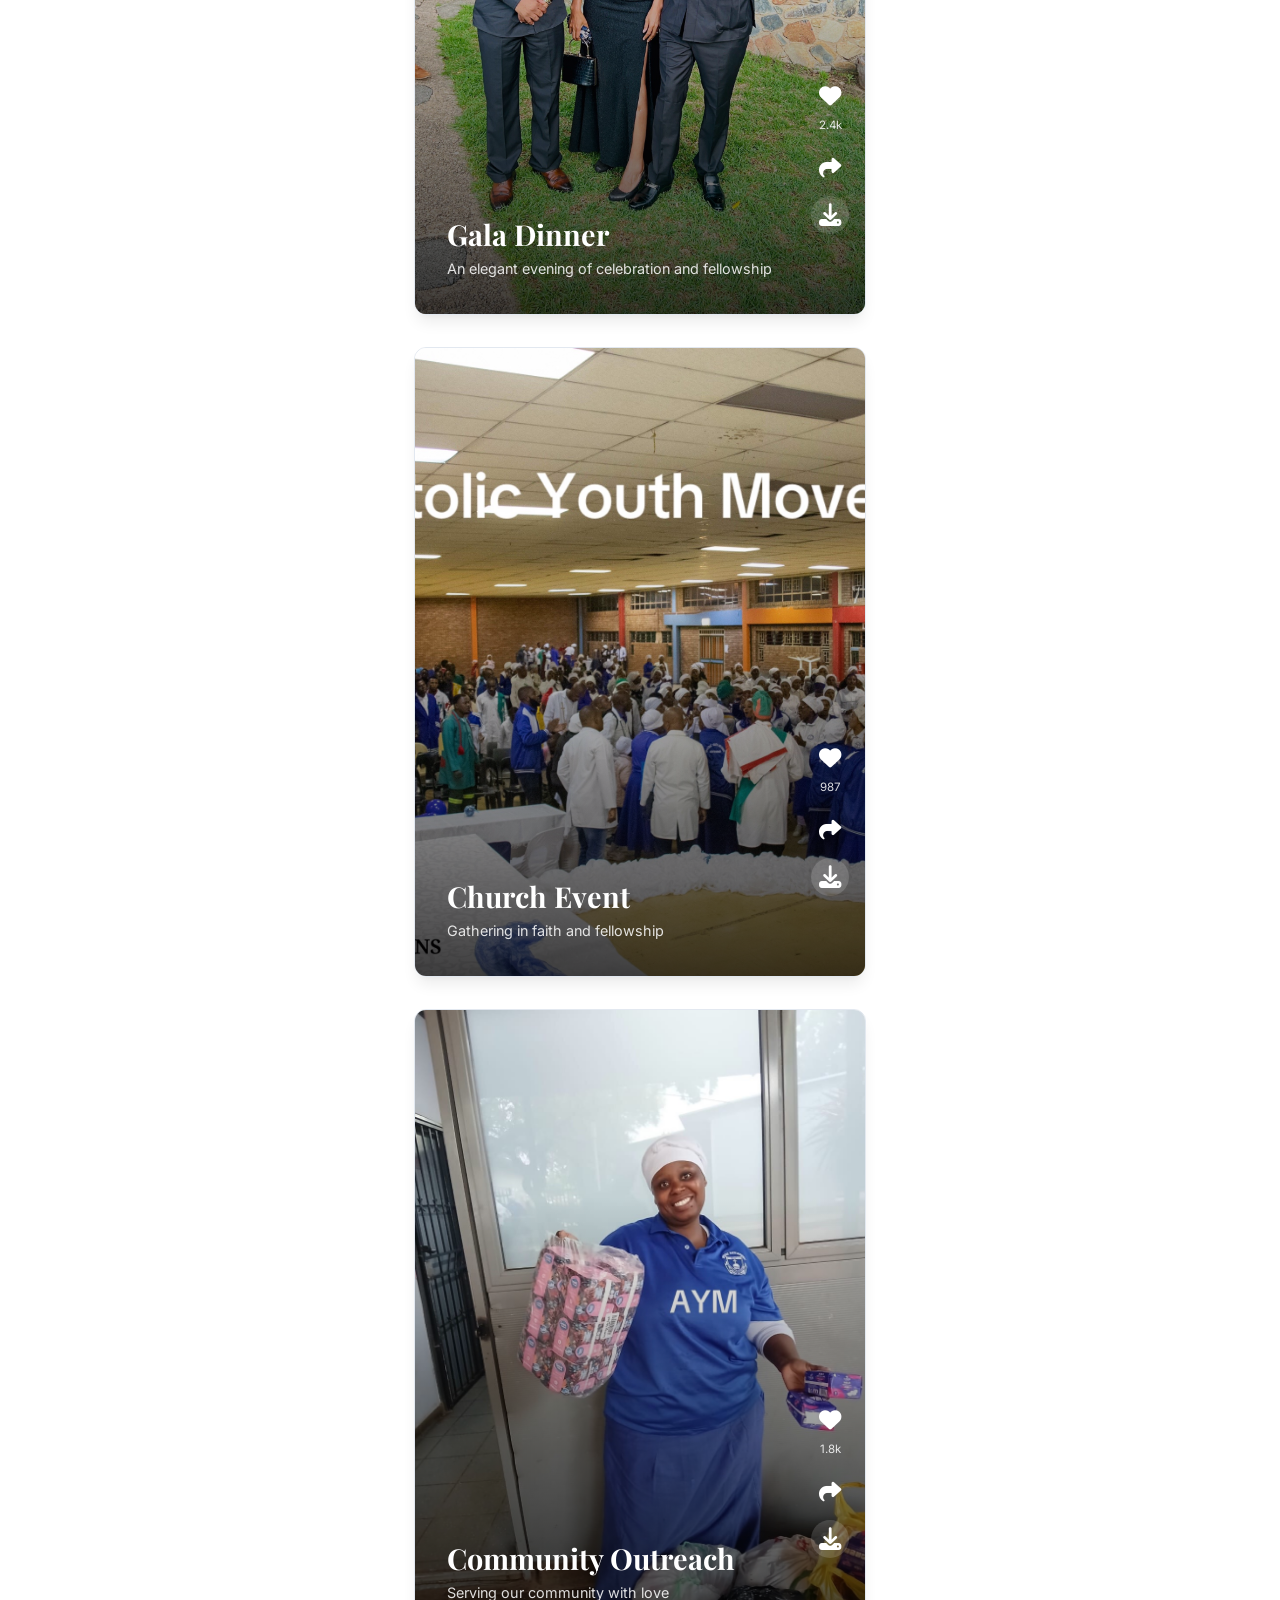
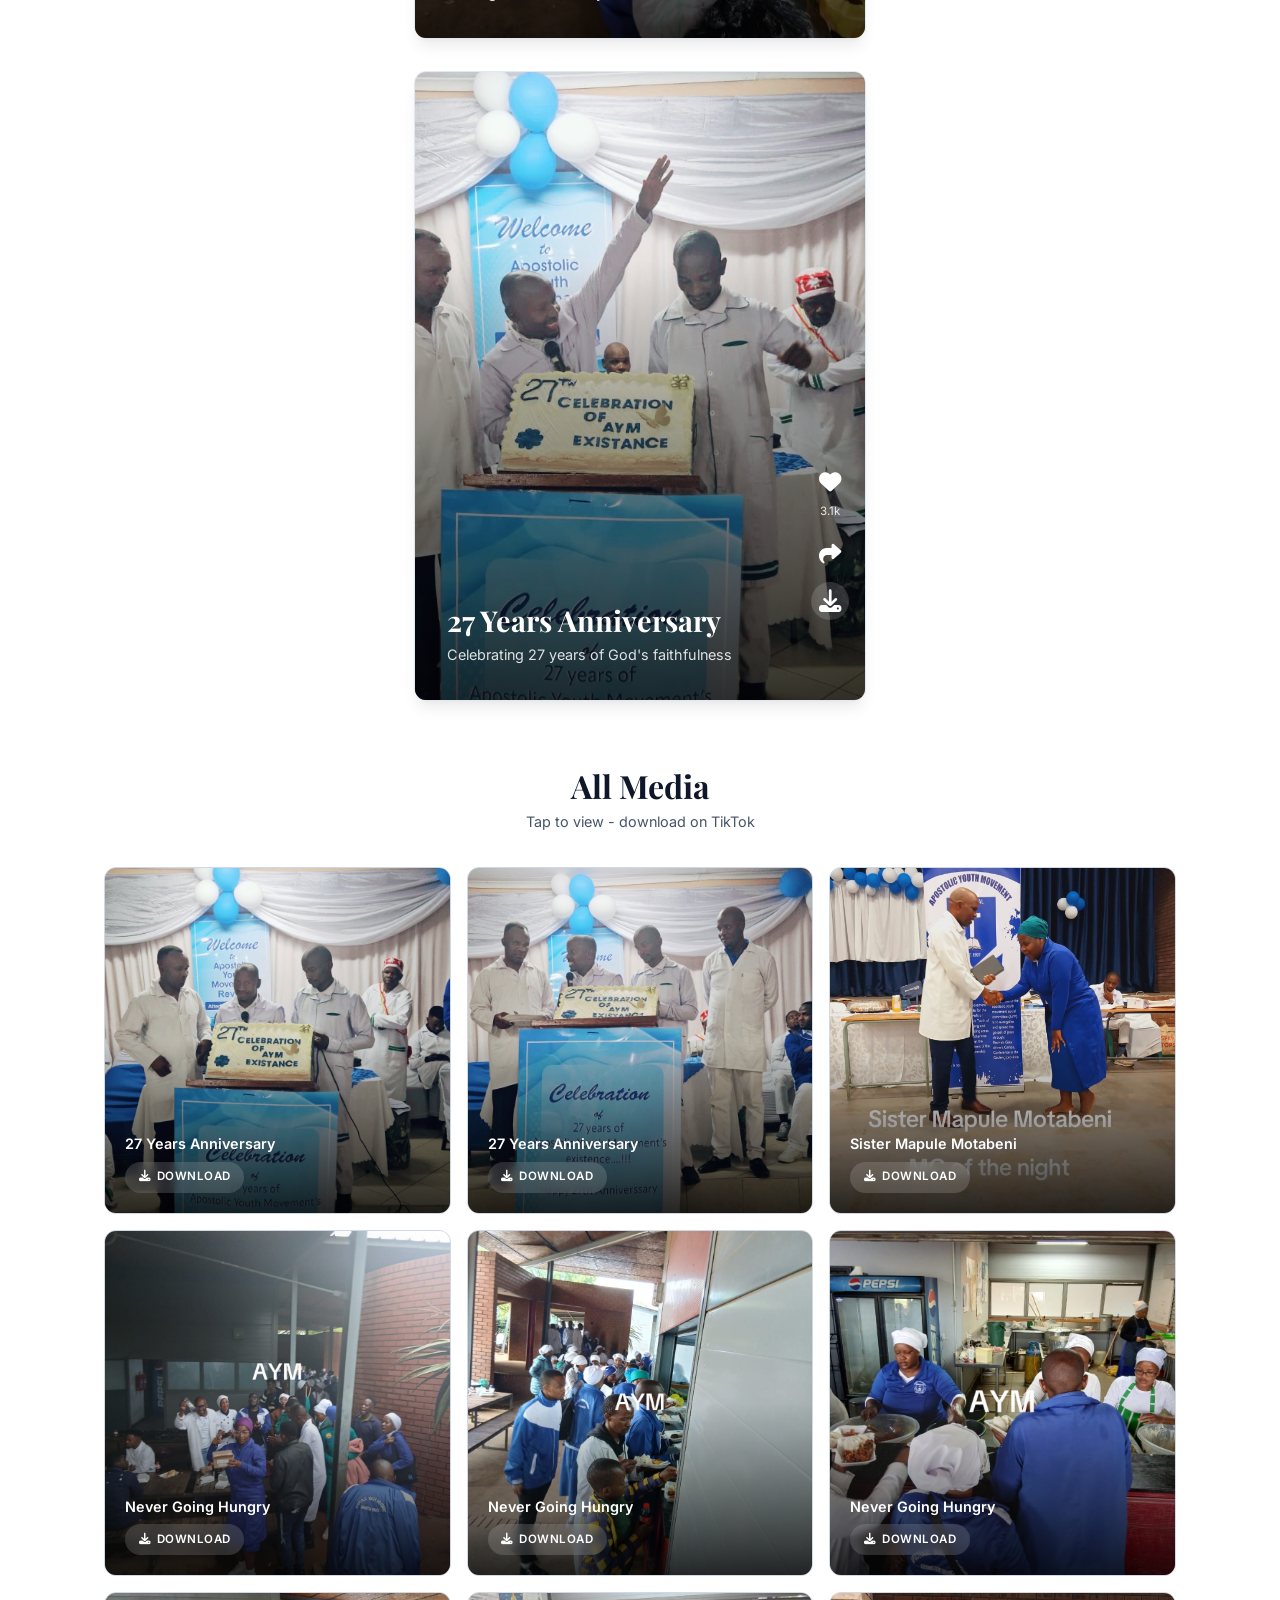
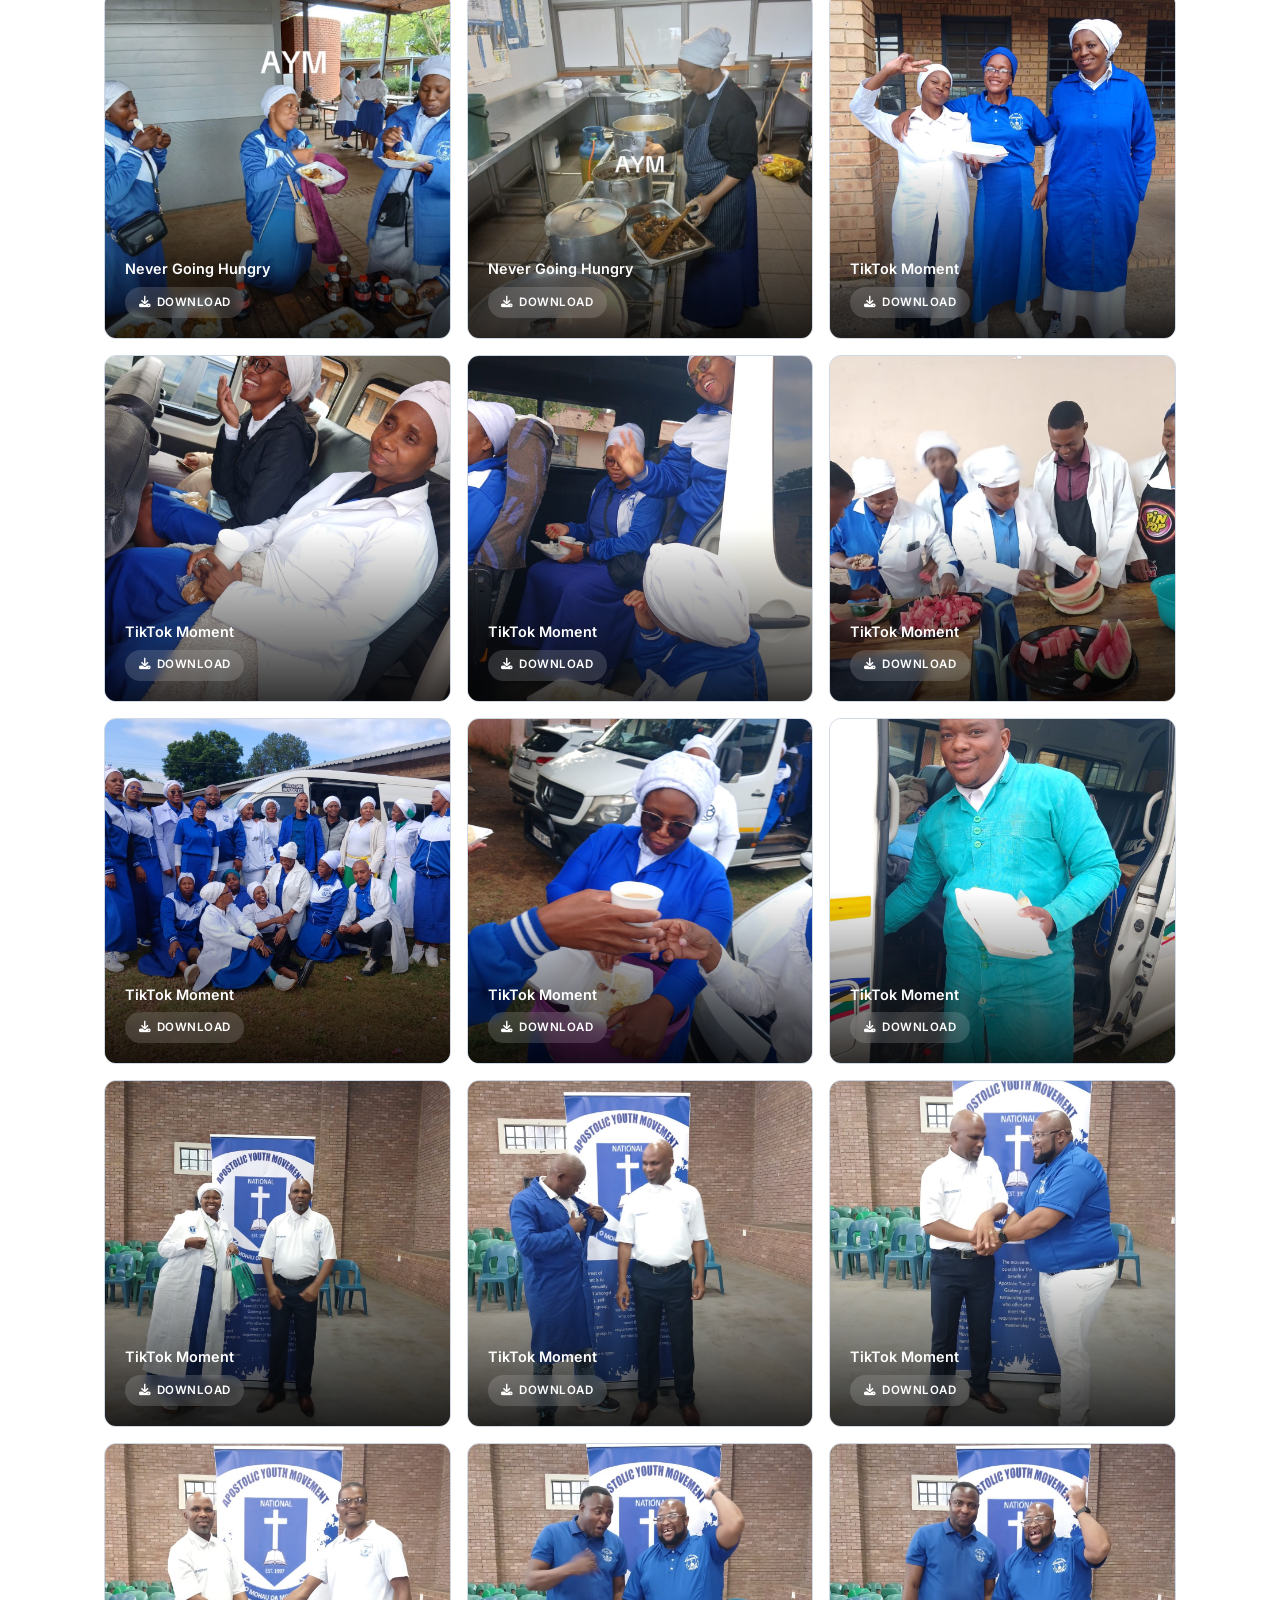
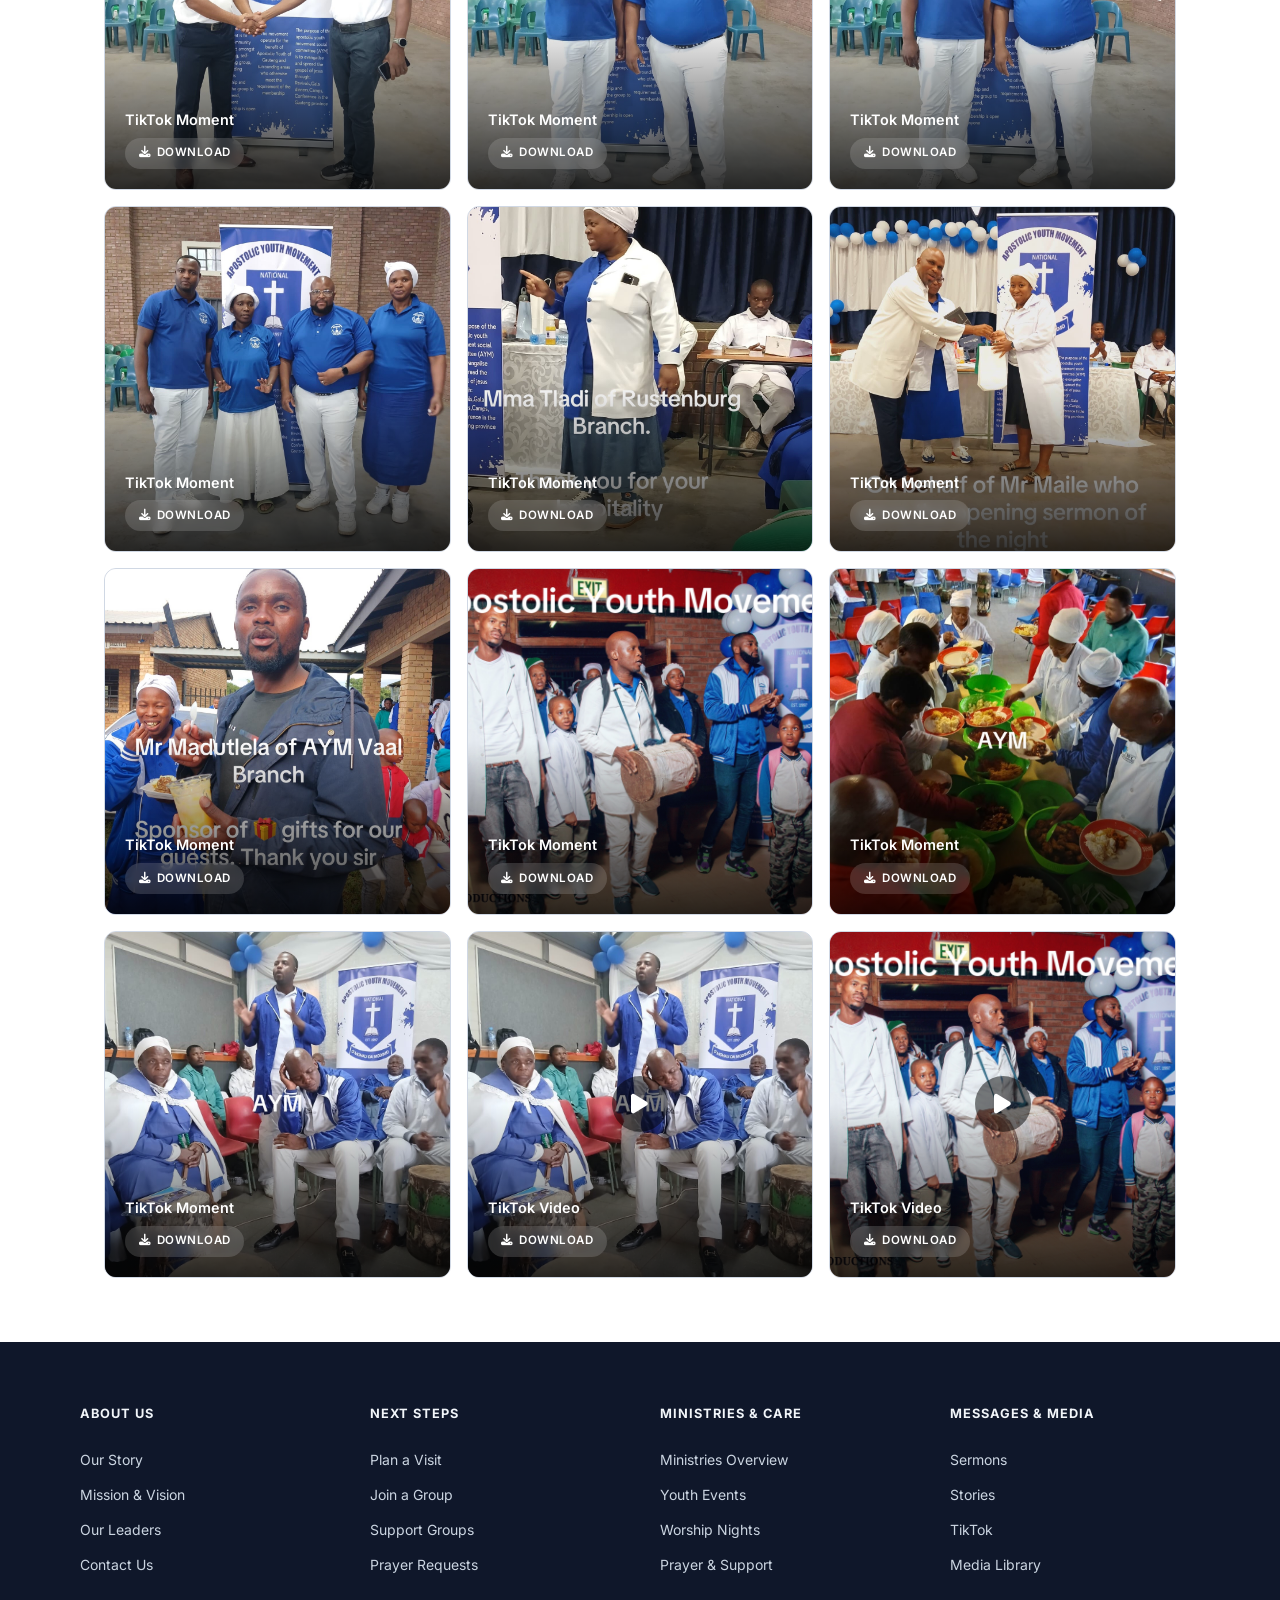
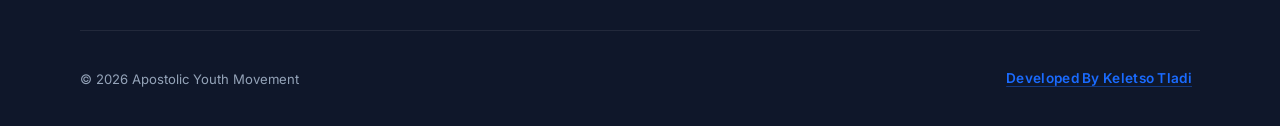
<file: memories.html>
<!DOCTYPE html>
<html lang="en">
<head>
  <meta charset="UTF-8">
  <meta name="viewport" content="width=device-width, initial-scale=1.0">
  <title>Ministries | Apostolic Youth Movement</title>

  <link rel="preconnect" href="https://fonts.googleapis.com">
  <link rel="preconnect" href="https://fonts.gstatic.com" crossorigin>
  <link rel="preconnect" href="https://cdnjs.cloudflare.com">

  <link rel="preload" href="Media/church event hero background.jpeg" as="image" fetchpriority="high">

  <link href="https://fonts.googleapis.com/css2?family=Inter:wght@300;400;500;600;700;800&family=Playfair+Display:ital,wght@0,400;0,500;0,600;0,700;0,800;1,400;1,500&display=swap" rel="stylesheet">
  <link rel="stylesheet" href="css/style.css">
  <link rel="stylesheet" href="https://cdnjs.cloudflare.com/ajax/libs/font-awesome/6.4.0/css/all.min.css" media="print" onload="this.media='all';this.onload=null;">
  <script src="js/script.js?v=2" defer></script>
</head>
<body>
  <nav class="navbar">
    <div class="nav-container">
      <a href="index.html" class="nav-logo">
        <img src="Media/Logo.jpeg" alt="AYM Logo" class="nav-logo-img">
      </a>
      <div class="nav-links">
        <a href="index.html" class="nav-link">Home</a>
        <a href="about.html" class="nav-link">About Us</a>
        <a href="memories.html" class="nav-link active">Ministries</a>
        <a href="profile.html" class="nav-link">Profile</a>
        <a href="announcements.html" class="nav-link">Announcements</a>
      </div>
      <div class="nav-actions">
        <button class="nav-give-btn" onclick="bookEvent('Give')"><i class="fas fa-heart"></i> Give</button>
        <button class="theme-toggle" id="themeToggle" aria-label="Toggle dark mode"><i class="fas fa-moon"></i></button>
        <div class="hamburger" id="hamburger"><span></span><span></span><span></span></div>
      </div>
    </div>
  </nav>

  <div class="mobile-menu" id="mobileMenu">
    <div class="mobile-menu-inner">
      <a href="index.html">Home</a>
      <a href="about.html">About Us</a>
      <a href="memories.html" class="active">Ministries</a>
      <a href="profile.html">Profile</a>
      <a href="announcements.html">Announcements</a>
      <a href="about.html#feedbackForm">Contact</a>
    </div>
  </div>

  <div class="page-header" style="background: linear-gradient(135deg, rgba(13,71,161,0.85), rgba(26,107,255,0.75));">
    <div style="position:absolute;inset:0;background:linear-gradient(135deg,rgba(13,71,161,0.85),rgba(26,107,255,0.75));z-index:0;"></div>
    <div class="container" style="position:relative;z-index:1;">
      <h1 fetchpriority="high">Ministries &amp; Memories</h1>
      <p>Moments of worship, fellowship, and service</p>
    </div>
  </div>

  <main class="reels-container">
    <div class="tiktok-section reveal">
      <div class="tiktok-header">
        <i class="fab fa-tiktok"></i>
        <h2>TikTok Moments</h2>
        <a href="https://www.tiktok.com/@_aymofficial" target="_blank" class="tiktok-follow-btn">Follow @_aymofficial</a>
      </div>
      <div class="tiktok-embed-container" id="tiktokEmbeds">
        <p class="tiktok-placeholder">TikTok videos load here. <a href="https://www.tiktok.com/@_aymofficial" target="_blank">Visit our TikTok</a> to see all content.</p>
      </div>
    </div>

    <div class="reel reveal" id="reel1" data-media="Media/Gala Diner.jpeg">
      <div class="reel-content has-image" style="background-image: url('Media/Gala Diner.jpeg')">
        <div class="reel-overlay">
          <h2>Gala Dinner</h2>
          <p>A night of celebration and fellowship</p>
        </div>
        <div class="reel-actions">
          <i class="fas fa-heart"></i><span>1.2k</span>
          <i class="fas fa-share" onclick="sharePage(event)"></i>
          <a href="https://www.tiktok.com/@_aymofficial" target="_blank" class="reel-download-btn" title="Download on TikTok"><i class="fas fa-download"></i></a>
        </div>
      </div>
    </div>

    <div class="reel reveal reveal-delay-1" id="reel2" data-media="Media/Gala Diner.jpeg">
      <div class="reel-content has-image" style="background-image: url('Media/Gala Diner.jpeg')">
        <div class="reel-overlay">
          <h2>Gala Dinner</h2>
          <p>An elegant evening of celebration and fellowship</p>
        </div>
        <div class="reel-actions">
          <i class="fas fa-heart"></i><span>2.4k</span>
          <i class="fas fa-share" onclick="sharePage(event)"></i>
          <a href="https://www.tiktok.com/@_aymofficial" target="_blank" class="reel-download-btn" title="Download on TikTok"><i class="fas fa-download"></i></a>
        </div>
      </div>
    </div>

    <div class="reel reveal reveal-delay-2" id="reel3" data-media="Media/church event hero background.jpeg">
      <div class="reel-content has-image" style="background-image: url('Media/church event hero background.jpeg')">
        <div class="reel-overlay">
          <h2>Church Event</h2>
          <p>Gathering in faith and fellowship</p>
        </div>
        <div class="reel-actions">
          <i class="fas fa-heart"></i><span>987</span>
          <i class="fas fa-share" onclick="sharePage(event)"></i>
          <a href="https://www.tiktok.com/@_aymofficial" target="_blank" class="reel-download-btn" title="Download on TikTok"><i class="fas fa-download"></i></a>
        </div>
      </div>
    </div>

    <div class="reel reveal reveal-delay-3" id="reel4" data-media="Media/Community outreach.jpeg">
      <div class="reel-content has-image" style="background-image: url('Media/Community outreach.jpeg')">
        <div class="reel-overlay">
          <h2>Community Outreach</h2>
          <p>Serving our community with love</p>
        </div>
        <div class="reel-actions">
          <i class="fas fa-heart"></i><span>1.8k</span>
          <i class="fas fa-share" onclick="sharePage(event)"></i>
          <a href="https://www.tiktok.com/@_aymofficial" target="_blank" class="reel-download-btn" title="Download on TikTok"><i class="fas fa-download"></i></a>
        </div>
      </div>
    </div>

    <div class="reel reveal reveal-delay-4" id="reel5" data-media="Media/27 years anneversary (1).jpeg">
      <div class="reel-content has-image" style="background-image: url('Media/27 years anneversary (1).jpeg')">
        <div class="reel-overlay">
          <h2>27 Years Anniversary</h2>
          <p>Celebrating 27 years of God's faithfulness</p>
        </div>
        <div class="reel-actions">
          <i class="fas fa-heart"></i><span>3.1k</span>
          <i class="fas fa-share" onclick="sharePage(event)"></i>
          <a href="https://www.tiktok.com/@_aymofficial" target="_blank" class="reel-download-btn" title="Download on TikTok"><i class="fas fa-download"></i></a>
        </div>
      </div>
    </div>
  </main>

  <div class="reel-grid reveal">
    <div class="section-header">
      <h2>All Media</h2>
      <p>Tap to view - download on TikTok</p>
    </div>
    <div class="reel-grid-inner">



      <div class="reel-card" data-media="Media/27 years anneversary (2).jpeg" onclick="playReelMedia(this)">
        <div class="reel-card-bg" style="background-image: url('Media/27 years anneversary (2).jpeg')"></div>
        <div class="reel-card-overlay">
          <h4>27 Years Anniversary</h4>
          <a href="https://www.tiktok.com/@_aymofficial" target="_blank" class="reel-card-download" onclick="event.stopPropagation()"><i class="fas fa-download"></i> Download</a>
        </div>
      </div>

      <div class="reel-card" data-media="Media/27 years anneversary (3).jpeg" onclick="playReelMedia(this)">
        <div class="reel-card-bg" style="background-image: url('Media/27 years anneversary (3).jpeg')"></div>
        <div class="reel-card-overlay">
          <h4>27 Years Anniversary</h4>
          <a href="https://www.tiktok.com/@_aymofficial" target="_blank" class="reel-card-download" onclick="event.stopPropagation()"><i class="fas fa-download"></i> Download</a>
        </div>
      </div>

      <div class="reel-card" data-media="Media/Sister Mapule Motabeni (MC of the night).jpeg" onclick="playReelMedia(this)">
        <div class="reel-card-bg" style="background-image: url('Media/Sister Mapule Motabeni (MC of the night).jpeg')"></div>
        <div class="reel-card-overlay">
          <h4>Sister Mapule Motabeni</h4>
          <a href="https://www.tiktok.com/@_aymofficial" target="_blank" class="reel-card-download" onclick="event.stopPropagation()"><i class="fas fa-download"></i> Download</a>
        </div>
      </div>

      <div class="reel-card" data-media="Media/Never going hungry while part of the youth (1).jpeg" onclick="playReelMedia(this)">
        <div class="reel-card-bg" style="background-image: url('Media/Never going hungry while part of the youth (1).jpeg')"></div>
        <div class="reel-card-overlay">
          <h4>Never Going Hungry</h4>
          <a href="https://www.tiktok.com/@_aymofficial" target="_blank" class="reel-card-download" onclick="event.stopPropagation()"><i class="fas fa-download"></i> Download</a>
        </div>
      </div>

      <div class="reel-card" data-media="Media/Never going hungry while part of the youth (2).jpeg" onclick="playReelMedia(this)">
        <div class="reel-card-bg" style="background-image: url('Media/Never going hungry while part of the youth (2).jpeg')"></div>
        <div class="reel-card-overlay">
          <h4>Never Going Hungry</h4>
          <a href="https://www.tiktok.com/@_aymofficial" target="_blank" class="reel-card-download" onclick="event.stopPropagation()"><i class="fas fa-download"></i> Download</a>
        </div>
      </div>

      <div class="reel-card" data-media="Media/Never going hungry while part of the youth (3).jpeg" onclick="playReelMedia(this)">
        <div class="reel-card-bg" style="background-image: url('Media/Never going hungry while part of the youth (3).jpeg')"></div>
        <div class="reel-card-overlay">
          <h4>Never Going Hungry</h4>
          <a href="https://www.tiktok.com/@_aymofficial" target="_blank" class="reel-card-download" onclick="event.stopPropagation()"><i class="fas fa-download"></i> Download</a>
        </div>
      </div>

      <div class="reel-card" data-media="Media/Never going hungry while part of the youth (4).jpeg" onclick="playReelMedia(this)">
        <div class="reel-card-bg" style="background-image: url('Media/Never going hungry while part of the youth (4).jpeg')"></div>
        <div class="reel-card-overlay">
          <h4>Never Going Hungry</h4>
          <a href="https://www.tiktok.com/@_aymofficial" target="_blank" class="reel-card-download" onclick="event.stopPropagation()"><i class="fas fa-download"></i> Download</a>
        </div>
      </div>

      <div class="reel-card" data-media="Media/Never going hungry while part of the youth (5).jpeg" onclick="playReelMedia(this)">
        <div class="reel-card-bg" style="background-image: url('Media/Never going hungry while part of the youth (5).jpeg')"></div>
        <div class="reel-card-overlay">
          <h4>Never Going Hungry</h4>
          <a href="https://www.tiktok.com/@_aymofficial" target="_blank" class="reel-card-download" onclick="event.stopPropagation()"><i class="fas fa-download"></i> Download</a>
        </div>
      </div>

      <div class="reel-card" data-media="Media/TikVideo.App_7615168150841117973_1.jpeg" onclick="playReelMedia(this)">
        <div class="reel-card-bg" style="background-image: url('Media/TikVideo.App_7615168150841117973_1.jpeg')"></div>
        <div class="reel-card-overlay">
          <h4>TikTok Moment</h4>
          <a href="https://www.tiktok.com/@_aymofficial" target="_blank" class="reel-card-download" onclick="event.stopPropagation()"><i class="fas fa-download"></i> Download</a>
        </div>
      </div>

      <div class="reel-card" data-media="Media/TikVideo.App_7615168150841117973_4.jpeg" onclick="playReelMedia(this)">
        <div class="reel-card-bg" style="background-image: url('Media/TikVideo.App_7615168150841117973_4.jpeg')"></div>
        <div class="reel-card-overlay">
          <h4>TikTok Moment</h4>
          <a href="https://www.tiktok.com/@_aymofficial" target="_blank" class="reel-card-download" onclick="event.stopPropagation()"><i class="fas fa-download"></i> Download</a>
        </div>
      </div>

      <div class="reel-card" data-media="Media/TikVideo.App_7615168150841117973_5.jpeg" onclick="playReelMedia(this)">
        <div class="reel-card-bg" style="background-image: url('Media/TikVideo.App_7615168150841117973_5.jpeg')"></div>
        <div class="reel-card-overlay">
          <h4>TikTok Moment</h4>
          <a href="https://www.tiktok.com/@_aymofficial" target="_blank" class="reel-card-download" onclick="event.stopPropagation()"><i class="fas fa-download"></i> Download</a>
        </div>
      </div>

      <div class="reel-card" data-media="Media/TikVideo.App_7615168150841117973_6.jpeg" onclick="playReelMedia(this)">
        <div class="reel-card-bg" style="background-image: url('Media/TikVideo.App_7615168150841117973_6.jpeg')"></div>
        <div class="reel-card-overlay">
          <h4>TikTok Moment</h4>
          <a href="https://www.tiktok.com/@_aymofficial" target="_blank" class="reel-card-download" onclick="event.stopPropagation()"><i class="fas fa-download"></i> Download</a>
        </div>
      </div>

      <div class="reel-card" data-media="Media/TikVideo.App_7615168150841117973_7.jpeg" onclick="playReelMedia(this)">
        <div class="reel-card-bg" style="background-image: url('Media/TikVideo.App_7615168150841117973_7.jpeg')"></div>
        <div class="reel-card-overlay">
          <h4>TikTok Moment</h4>
          <a href="https://www.tiktok.com/@_aymofficial" target="_blank" class="reel-card-download" onclick="event.stopPropagation()"><i class="fas fa-download"></i> Download</a>
        </div>
      </div>

      <div class="reel-card" data-media="Media/TikVideo.App_7615168150841117973_8.jpeg" onclick="playReelMedia(this)">
        <div class="reel-card-bg" style="background-image: url('Media/TikVideo.App_7615168150841117973_8.jpeg')"></div>
        <div class="reel-card-overlay">
          <h4>TikTok Moment</h4>
          <a href="https://www.tiktok.com/@_aymofficial" target="_blank" class="reel-card-download" onclick="event.stopPropagation()"><i class="fas fa-download"></i> Download</a>
        </div>
      </div>

      <div class="reel-card" data-media="Media/TikVideo.App_7615168150841117973_10.jpeg" onclick="playReelMedia(this)">
        <div class="reel-card-bg" style="background-image: url('Media/TikVideo.App_7615168150841117973_10.jpeg')"></div>
        <div class="reel-card-overlay">
          <h4>TikTok Moment</h4>
          <a href="https://www.tiktok.com/@_aymofficial" target="_blank" class="reel-card-download" onclick="event.stopPropagation()"><i class="fas fa-download"></i> Download</a>
        </div>
      </div>

      <div class="reel-card" data-media="Media/TikVideo.App_7615168150841117973_11.jpeg" onclick="playReelMedia(this)">
        <div class="reel-card-bg" style="background-image: url('Media/TikVideo.App_7615168150841117973_11.jpeg')"></div>
        <div class="reel-card-overlay">
          <h4>TikTok Moment</h4>
          <a href="https://www.tiktok.com/@_aymofficial" target="_blank" class="reel-card-download" onclick="event.stopPropagation()"><i class="fas fa-download"></i> Download</a>
        </div>
      </div>

      <div class="reel-card" data-media="Media/TikVideo.App_7615168150841117973_12.jpeg" onclick="playReelMedia(this)">
        <div class="reel-card-bg" style="background-image: url('Media/TikVideo.App_7615168150841117973_12.jpeg')"></div>
        <div class="reel-card-overlay">
          <h4>TikTok Moment</h4>
          <a href="https://www.tiktok.com/@_aymofficial" target="_blank" class="reel-card-download" onclick="event.stopPropagation()"><i class="fas fa-download"></i> Download</a>
        </div>
      </div>

      <div class="reel-card" data-media="Media/TikVideo.App_7615168150841117973_15.jpeg" onclick="playReelMedia(this)">
        <div class="reel-card-bg" style="background-image: url('Media/TikVideo.App_7615168150841117973_15.jpeg')"></div>
        <div class="reel-card-overlay">
          <h4>TikTok Moment</h4>
          <a href="https://www.tiktok.com/@_aymofficial" target="_blank" class="reel-card-download" onclick="event.stopPropagation()"><i class="fas fa-download"></i> Download</a>
        </div>
      </div>

      <div class="reel-card" data-media="Media/TikVideo.App_7615168150841117973_16.jpeg" onclick="playReelMedia(this)">
        <div class="reel-card-bg" style="background-image: url('Media/TikVideo.App_7615168150841117973_16.jpeg')"></div>
        <div class="reel-card-overlay">
          <h4>TikTok Moment</h4>
          <a href="https://www.tiktok.com/@_aymofficial" target="_blank" class="reel-card-download" onclick="event.stopPropagation()"><i class="fas fa-download"></i> Download</a>
        </div>
      </div>

      <div class="reel-card" data-media="Media/TikVideo.App_7615168150841117973_17.jpeg" onclick="playReelMedia(this)">
        <div class="reel-card-bg" style="background-image: url('Media/TikVideo.App_7615168150841117973_17.jpeg')"></div>
        <div class="reel-card-overlay">
          <h4>TikTok Moment</h4>
          <a href="https://www.tiktok.com/@_aymofficial" target="_blank" class="reel-card-download" onclick="event.stopPropagation()"><i class="fas fa-download"></i> Download</a>
        </div>
      </div>

      <div class="reel-card" data-media="Media/TikVideo.App_7615168150841117973_18.jpeg" onclick="playReelMedia(this)">
        <div class="reel-card-bg" style="background-image: url('Media/TikVideo.App_7615168150841117973_18.jpeg')"></div>
        <div class="reel-card-overlay">
          <h4>TikTok Moment</h4>
          <a href="https://www.tiktok.com/@_aymofficial" target="_blank" class="reel-card-download" onclick="event.stopPropagation()"><i class="fas fa-download"></i> Download</a>
        </div>
      </div>

      <div class="reel-card" data-media="Media/TikVideo.App_7615168150841117973_23.jpeg" onclick="playReelMedia(this)">
        <div class="reel-card-bg" style="background-image: url('Media/TikVideo.App_7615168150841117973_23.jpeg')"></div>
        <div class="reel-card-overlay">
          <h4>TikTok Moment</h4>
          <a href="https://www.tiktok.com/@_aymofficial" target="_blank" class="reel-card-download" onclick="event.stopPropagation()"><i class="fas fa-download"></i> Download</a>
        </div>
      </div>

      <div class="reel-card" data-media="Media/TikVideo.App_7615168150841117973_32.jpeg" onclick="playReelMedia(this)">
        <div class="reel-card-bg" style="background-image: url('Media/TikVideo.App_7615168150841117973_32.jpeg')"></div>
        <div class="reel-card-overlay">
          <h4>TikTok Moment</h4>
          <a href="https://www.tiktok.com/@_aymofficial" target="_blank" class="reel-card-download" onclick="event.stopPropagation()"><i class="fas fa-download"></i> Download</a>
        </div>
      </div>



      <div class="reel-card" data-media="Media/TikVideo.App_7615160476871396629_6.jpeg" onclick="playReelMedia(this)">
        <div class="reel-card-bg" style="background-image: url('Media/TikVideo.App_7615160476871396629_6.jpeg')"></div>
        <div class="reel-card-overlay">
          <h4>TikTok Moment</h4>
          <a href="https://www.tiktok.com/@_aymofficial" target="_blank" class="reel-card-download" onclick="event.stopPropagation()"><i class="fas fa-download"></i> Download</a>
        </div>
      </div>

      <div class="reel-card" data-media="Media/TikVideo.App_7615884674472103188_1.jpeg" onclick="playReelMedia(this)">
        <div class="reel-card-bg" style="background-image: url('Media/TikVideo.App_7615884674472103188_1.jpeg')"></div>
        <div class="reel-card-overlay">
          <h4>TikTok Moment</h4>
          <a href="https://www.tiktok.com/@_aymofficial" target="_blank" class="reel-card-download" onclick="event.stopPropagation()"><i class="fas fa-download"></i> Download</a>
        </div>
      </div>

      <div class="reel-card" data-media="Media/TikVideo.App_7480289948508114181_1.jpeg" onclick="playReelMedia(this)">
        <div class="reel-card-bg" style="background-image: url('Media/TikVideo.App_7480289948508114181_1.jpeg')"></div>
        <div class="reel-card-overlay">
          <h4>TikTok Moment</h4>
          <a href="https://www.tiktok.com/@_aymofficial" target="_blank" class="reel-card-download" onclick="event.stopPropagation()"><i class="fas fa-download"></i> Download</a>
        </div>
      </div>

      <div class="reel-card" data-media="Media/TikVideo.App_7574337405671509255_1.jpeg" onclick="playReelMedia(this)">
        <div class="reel-card-bg" style="background-image: url('Media/TikVideo.App_7574337405671509255_1.jpeg')"></div>
        <div class="reel-card-overlay">
          <h4>TikTok Moment</h4>
          <a href="https://www.tiktok.com/@_aymofficial" target="_blank" class="reel-card-download" onclick="event.stopPropagation()"><i class="fas fa-download"></i> Download</a>
        </div>
      </div>

      <div class="reel-card" data-media="Media/TikVideo.App_7574337405671509255_13.jpeg" onclick="playReelMedia(this)">
        <div class="reel-card-bg" style="background-image: url('Media/TikVideo.App_7574337405671509255_13.jpeg')"></div>
        <div class="reel-card-overlay">
          <h4>TikTok Moment</h4>
          <a href="https://www.tiktok.com/@_aymofficial" target="_blank" class="reel-card-download" onclick="event.stopPropagation()"><i class="fas fa-download"></i> Download</a>
        </div>
      </div>

      <div class="reel-card reel-card-video" data-media="Media/TikVideo.App_7574325692419165448-hd.mp4" onclick="playReelMedia(this)">
        <div class="reel-card-bg" style="background-image: url('Media/TikVideo.App_7574337405671509255_13.jpeg')"></div>
        <div class="reel-card-play"><i class="fas fa-play"></i></div>
        <div class="reel-card-overlay">
          <h4>TikTok Video</h4>
          <a href="https://www.tiktok.com/@_aymofficial" target="_blank" class="reel-card-download" onclick="event.stopPropagation()"><i class="fas fa-download"></i> Download</a>
        </div>
      </div>

      <div class="reel-card reel-card-video" data-media="Media/TikVideo.App_7576545192204029191-hd.mp4" onclick="playReelMedia(this)">
        <div class="reel-card-bg" style="background-image: url('Media/TikVideo.App_7480289948508114181_1.jpeg')"></div>
        <div class="reel-card-play"><i class="fas fa-play"></i></div>
        <div class="reel-card-overlay">
          <h4>TikTok Video</h4>
          <a href="https://www.tiktok.com/@_aymofficial" target="_blank" class="reel-card-download" onclick="event.stopPropagation()"><i class="fas fa-download"></i> Download</a>
        </div>
      </div>

    </div>
  </div>

  <div class="lightbox" id="lightbox">
    <button class="lightbox-close" aria-label="Close">&times;</button>
    <button class="lightbox-nav prev" aria-label="Previous"><i class="fas fa-chevron-left"></i></button>
    <div class="lightbox-content"></div>
    <button class="lightbox-nav next" aria-label="Next"><i class="fas fa-chevron-right"></i></button>
    <div class="lightbox-counter">1 / 1</div>
  </div>

  <footer class="footer">
    <div class="footer-grid">
      <div class="footer-col">
        <h4>About Us</h4>
        <a href="about.html">Our Story</a>
        <a href="about.html">Mission &amp; Vision</a>
        <a href="about.html">Our Leaders</a>
        <a href="about.html">Contact Us</a>
      </div>
      <div class="footer-col">
        <h4>Next Steps</h4>
        <a href="about.html#contacts">Plan a Visit</a>
        <a href="about.html#contacts">Join a Group</a>
        <a href="about.html#contacts">Support Groups</a>
        <a href="about.html#feedbackForm">Prayer Requests</a>
      </div>
      <div class="footer-col">
        <h4>Ministries &amp; Care</h4>
        <a href="memories.html">Ministries Overview</a>
        <a href="profile.html">Youth Events</a>
        <a href="memories.html">Worship Nights</a>
        <a href="about.html">Prayer &amp; Support</a>
      </div>
      <div class="footer-col">
        <h4>Messages &amp; Media</h4>
        <a href="memories.html">Sermons</a>
        <a href="memories.html">Stories</a>
        <a href="https://www.tiktok.com/@_aymofficial" target="_blank">TikTok</a>
        <a href="memories.html">Media Library</a>
      </div>
    </div>
    <div class="footer-bottom">
      <span>&copy; 2026 Apostolic Youth Movement</span>
      <a href="https://867d6e7d.keletsotladiportfolio.pages.dev/" target="_blank" class="footer-dev-link">Developed By Keletso Tladi</a>
    </div>
  </footer>

  <div id="bookingModal" class="modal">
    <div class="modal-content">
      <span class="close-modal" onclick="closeModal()">&times;</span>
      <div class="modal-icon"><i class="fas fa-heart"></i></div>
      <h2>Thank You!</h2>
      <p>Your support means the world to us.</p>
      <button class="btn btn-primary" onclick="closeModal()">Close</button>
    </div>
  </div>

  <script async src="https://www.tiktok.com/embed.js"></script>
</body>
</html>
</file>
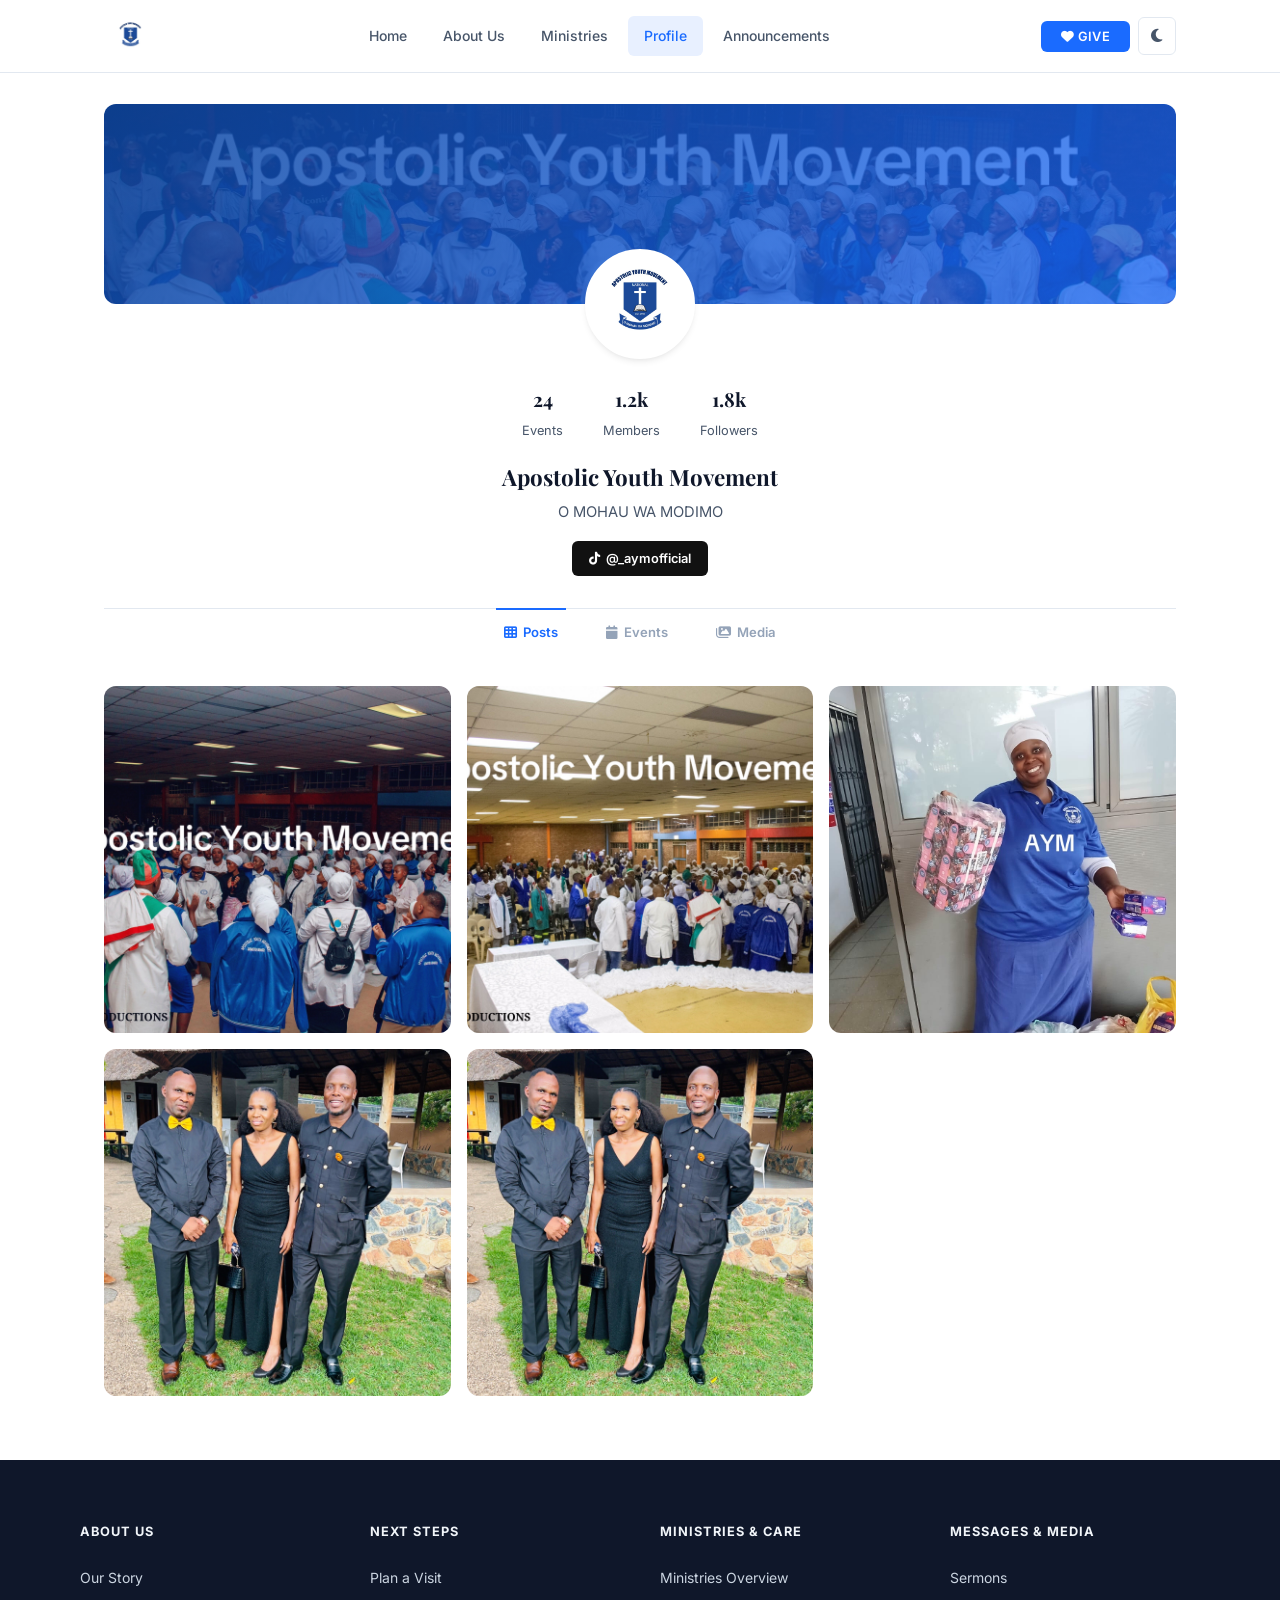
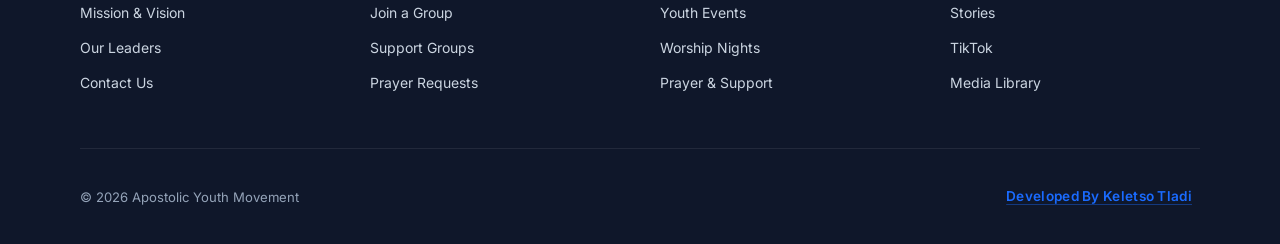
<file: profile.html>
<!DOCTYPE html>
<html lang="en">
<head>
  <meta charset="UTF-8">
  <meta name="viewport" content="width=device-width, initial-scale=1.0">
  <title>Profile | Apostolic Youth Movement</title>

  <link rel="preconnect" href="https://fonts.googleapis.com">
  <link rel="preconnect" href="https://fonts.gstatic.com" crossorigin>
  <link rel="preconnect" href="https://cdnjs.cloudflare.com">

  <link rel="preload" href="Media/Hero background.jpeg" as="image" fetchpriority="high">

  <link href="https://fonts.googleapis.com/css2?family=Inter:wght@300;400;500;600;700;800&family=Playfair+Display:ital,wght@0,400;0,500;0,600;0,700;0,800;1,400;1,500&display=swap" rel="stylesheet">
  <link rel="stylesheet" href="css/style.css">
  <link rel="stylesheet" href="https://cdnjs.cloudflare.com/ajax/libs/font-awesome/6.4.0/css/all.min.css" media="print" onload="this.media='all';this.onload=null;">
  <script src="js/script.js?v=2" defer></script>
</head>
<body>
  <nav class="navbar">
    <div class="nav-container">
      <a href="index.html" class="nav-logo">
        <img src="Media/Logo.jpeg" alt="AYM Logo" class="nav-logo-img">
      </a>
      <div class="nav-links">
        <a href="index.html" class="nav-link">Home</a>
        <a href="about.html" class="nav-link">About Us</a>
        <a href="memories.html" class="nav-link">Ministries</a>
        <a href="profile.html" class="nav-link active">Profile</a>
        <a href="announcements.html" class="nav-link">Announcements</a>
      </div>
      <div class="nav-actions">
        <button class="nav-give-btn" onclick="bookEvent('Give')"><i class="fas fa-heart"></i> Give</button>
        <button class="theme-toggle" id="themeToggle" aria-label="Toggle dark mode"><i class="fas fa-moon"></i></button>
        <div class="hamburger" id="hamburger"><span></span><span></span><span></span></div>
      </div>
    </div>
  </nav>

  <div class="mobile-menu" id="mobileMenu">
    <div class="mobile-menu-inner">
      <a href="index.html">Home</a>
      <a href="about.html">About Us</a>
      <a href="memories.html">Ministries</a>
      <a href="profile.html" class="active">Profile</a>
      <a href="announcements.html">Announcements</a>
      <a href="about.html#feedbackForm">Contact</a>
    </div>
  </div>

  <main class="profile-container">
    <div class="profile-header reveal">
      <div class="profile-cover" style="background: linear-gradient(135deg, rgba(13,71,161,0.85), rgba(26,107,255,0.75)), url('Media/Hero background.jpeg') center/cover no-repeat;"></div>
      <div class="profile-info">
        <div class="profile-avatar-large"><img src="Media/Logo.jpeg" alt="AYM Logo" style="width:100%;height:100%;border-radius:50%;object-fit:cover;"></div>
        <div class="profile-stats">
          <div class="profile-stat">
            <strong>24</strong>
            <span>Events</span>
          </div>
          <div class="profile-stat">
            <strong>1.2k</strong>
            <span>Members</span>
          </div>
          <div class="profile-stat">
            <strong>1.8k</strong>
            <span>Followers</span>
          </div>
        </div>
        <h2 fetchpriority="high">Apostolic Youth Movement</h2>
        <p class="profile-bio">O MOHAU WA MODIMO</p>
        <div class="profile-links">
          <a href="https://www.tiktok.com/@_aymofficial" target="_blank" class="social-link tiktok-link"><i class="fab fa-tiktok"></i> @_aymofficial</a>
        </div>
      </div>
    </div>

    <div class="profile-tabs">
      <button class="tab-btn active" data-tab="posts"><i class="fas fa-th"></i> Posts</button>
      <button class="tab-btn" data-tab="events"><i class="fas fa-calendar"></i> Events</button>
      <button class="tab-btn" data-tab="media"><i class="fas fa-images"></i> Media</button>
    </div>

    <div class="profile-content">
      <div class="tab-content active" id="posts">
        <div class="profile-grid">
          <div class="grid-item" style="background:url('Media/Hero background.jpeg') center/cover no-repeat"><div class="grid-overlay">Prayer Meeting</div></div>
          <div class="grid-item" style="background:url('Media/church event hero background.jpeg') center/cover no-repeat"><div class="grid-overlay">Bible Study</div></div>
          <div class="grid-item" style="background:url('Media/Community outreach.jpeg') center/cover no-repeat"><div class="grid-overlay">Outreach</div></div>
          <div class="grid-item" style="background:url('Media/Gala Diner.jpeg') center/cover no-repeat"><div class="grid-overlay">Fellowship Dinner</div></div>
          <div class="grid-item" style="background:url('Media/Gala Diner.jpeg') center/cover no-repeat"><div class="grid-overlay">Youth Camp</div></div>
        </div>
      </div>
      <div class="tab-content" id="events">
        <div class="events-current">
          <div class="events-empty">
            <i class="fas fa-calendar-times"></i>
            <h3>No Current Youth Events</h3>
            <p>The biggest event is happening, the grace of god upon your life, MOHAU WA MODIMO</p>
          </div>
        </div>
        <h3 class="events-subhead"><i class="fas fa-history"></i> Past Events</h3>
        <div class="profile-grid">
          <div class="grid-item" style="background:url('Media/Gala Diner.jpeg') center/cover no-repeat"><div class="grid-overlay">Gala Dinner</div></div>
          <div class="grid-item" style="background:url('Media/Gala Diner.jpeg') center/cover no-repeat"><div class="grid-overlay">Youth Outing</div></div>
          <div class="grid-item" style="background:url('Media/Hiking trip.jpeg') center/cover no-repeat"><div class="grid-overlay">Hiking Trip</div></div>
          <div class="grid-item" style="background:url('Media/Gala Diner.jpeg') center/cover no-repeat"><div class="grid-overlay">Gala Dinner</div></div>
        </div>
      </div>
      <div class="tab-content" id="media">
        <div class="profile-grid">

      <div class="reel-card" data-media="Media/27 years anneversary (2).jpeg" onclick="playReelMedia(this)">
        <div class="reel-card-bg" style="background-image: url('Media/27 years anneversary (2).jpeg')"></div>
        <div class="reel-card-overlay">
          <h4>27 Years Anniversary</h4>
          <a href="https://www.tiktok.com/@_aymofficial" target="_blank" class="reel-card-download" onclick="event.stopPropagation()"><i class="fas fa-download"></i> Download</a>
        </div>
      </div>

      <div class="reel-card" data-media="Media/27 years anneversary (3).jpeg" onclick="playReelMedia(this)">
        <div class="reel-card-bg" style="background-image: url('Media/27 years anneversary (3).jpeg')"></div>
        <div class="reel-card-overlay">
          <h4>27 Years Anniversary</h4>
          <a href="https://www.tiktok.com/@_aymofficial" target="_blank" class="reel-card-download" onclick="event.stopPropagation()"><i class="fas fa-download"></i> Download</a>
        </div>
      </div>

      <div class="reel-card" data-media="Media/Sister Mapule Motabeni (MC of the night).jpeg" onclick="playReelMedia(this)">
        <div class="reel-card-bg" style="background-image: url('Media/Sister Mapule Motabeni (MC of the night).jpeg')"></div>
        <div class="reel-card-overlay">
          <h4>Sister Mapule Motabeni</h4>
          <a href="https://www.tiktok.com/@_aymofficial" target="_blank" class="reel-card-download" onclick="event.stopPropagation()"><i class="fas fa-download"></i> Download</a>
        </div>
      </div>

      <div class="reel-card" data-media="Media/Never going hungry while part of the youth (1).jpeg" onclick="playReelMedia(this)">
        <div class="reel-card-bg" style="background-image: url('Media/Never going hungry while part of the youth (1).jpeg')"></div>
        <div class="reel-card-overlay">
          <h4>Never Going Hungry</h4>
          <a href="https://www.tiktok.com/@_aymofficial" target="_blank" class="reel-card-download" onclick="event.stopPropagation()"><i class="fas fa-download"></i> Download</a>
        </div>
      </div>

      <div class="reel-card" data-media="Media/Never going hungry while part of the youth (2).jpeg" onclick="playReelMedia(this)">
        <div class="reel-card-bg" style="background-image: url('Media/Never going hungry while part of the youth (2).jpeg')"></div>
        <div class="reel-card-overlay">
          <h4>Never Going Hungry</h4>
          <a href="https://www.tiktok.com/@_aymofficial" target="_blank" class="reel-card-download" onclick="event.stopPropagation()"><i class="fas fa-download"></i> Download</a>
        </div>
      </div>

      <div class="reel-card" data-media="Media/Never going hungry while part of the youth (3).jpeg" onclick="playReelMedia(this)">
        <div class="reel-card-bg" style="background-image: url('Media/Never going hungry while part of the youth (3).jpeg')"></div>
        <div class="reel-card-overlay">
          <h4>Never Going Hungry</h4>
          <a href="https://www.tiktok.com/@_aymofficial" target="_blank" class="reel-card-download" onclick="event.stopPropagation()"><i class="fas fa-download"></i> Download</a>
        </div>
      </div>

      <div class="reel-card" data-media="Media/Never going hungry while part of the youth (4).jpeg" onclick="playReelMedia(this)">
        <div class="reel-card-bg" style="background-image: url('Media/Never going hungry while part of the youth (4).jpeg')"></div>
        <div class="reel-card-overlay">
          <h4>Never Going Hungry</h4>
          <a href="https://www.tiktok.com/@_aymofficial" target="_blank" class="reel-card-download" onclick="event.stopPropagation()"><i class="fas fa-download"></i> Download</a>
        </div>
      </div>

      <div class="reel-card" data-media="Media/Never going hungry while part of the youth (5).jpeg" onclick="playReelMedia(this)">
        <div class="reel-card-bg" style="background-image: url('Media/Never going hungry while part of the youth (5).jpeg')"></div>
        <div class="reel-card-overlay">
          <h4>Never Going Hungry</h4>
          <a href="https://www.tiktok.com/@_aymofficial" target="_blank" class="reel-card-download" onclick="event.stopPropagation()"><i class="fas fa-download"></i> Download</a>
        </div>
      </div>

      <div class="reel-card" data-media="Media/TikVideo.App_7615168150841117973_1.jpeg" onclick="playReelMedia(this)">
        <div class="reel-card-bg" style="background-image: url('Media/TikVideo.App_7615168150841117973_1.jpeg')"></div>
        <div class="reel-card-overlay">
          <h4>TikTok Moment</h4>
          <a href="https://www.tiktok.com/@_aymofficial" target="_blank" class="reel-card-download" onclick="event.stopPropagation()"><i class="fas fa-download"></i> Download</a>
        </div>
      </div>

      <div class="reel-card" data-media="Media/TikVideo.App_7615168150841117973_4.jpeg" onclick="playReelMedia(this)">
        <div class="reel-card-bg" style="background-image: url('Media/TikVideo.App_7615168150841117973_4.jpeg')"></div>
        <div class="reel-card-overlay">
          <h4>TikTok Moment</h4>
          <a href="https://www.tiktok.com/@_aymofficial" target="_blank" class="reel-card-download" onclick="event.stopPropagation()"><i class="fas fa-download"></i> Download</a>
        </div>
      </div>

      <div class="reel-card" data-media="Media/TikVideo.App_7615168150841117973_5.jpeg" onclick="playReelMedia(this)">
        <div class="reel-card-bg" style="background-image: url('Media/TikVideo.App_7615168150841117973_5.jpeg')"></div>
        <div class="reel-card-overlay">
          <h4>TikTok Moment</h4>
          <a href="https://www.tiktok.com/@_aymofficial" target="_blank" class="reel-card-download" onclick="event.stopPropagation()"><i class="fas fa-download"></i> Download</a>
        </div>
      </div>

      <div class="reel-card" data-media="Media/TikVideo.App_7615168150841117973_6.jpeg" onclick="playReelMedia(this)">
        <div class="reel-card-bg" style="background-image: url('Media/TikVideo.App_7615168150841117973_6.jpeg')"></div>
        <div class="reel-card-overlay">
          <h4>TikTok Moment</h4>
          <a href="https://www.tiktok.com/@_aymofficial" target="_blank" class="reel-card-download" onclick="event.stopPropagation()"><i class="fas fa-download"></i> Download</a>
        </div>
      </div>

      <div class="reel-card" data-media="Media/TikVideo.App_7615168150841117973_7.jpeg" onclick="playReelMedia(this)">
        <div class="reel-card-bg" style="background-image: url('Media/TikVideo.App_7615168150841117973_7.jpeg')"></div>
        <div class="reel-card-overlay">
          <h4>TikTok Moment</h4>
          <a href="https://www.tiktok.com/@_aymofficial" target="_blank" class="reel-card-download" onclick="event.stopPropagation()"><i class="fas fa-download"></i> Download</a>
        </div>
      </div>

      <div class="reel-card" data-media="Media/TikVideo.App_7615168150841117973_8.jpeg" onclick="playReelMedia(this)">
        <div class="reel-card-bg" style="background-image: url('Media/TikVideo.App_7615168150841117973_8.jpeg')"></div>
        <div class="reel-card-overlay">
          <h4>TikTok Moment</h4>
          <a href="https://www.tiktok.com/@_aymofficial" target="_blank" class="reel-card-download" onclick="event.stopPropagation()"><i class="fas fa-download"></i> Download</a>
        </div>
      </div>

      <div class="reel-card" data-media="Media/TikVideo.App_7615168150841117973_10.jpeg" onclick="playReelMedia(this)">
        <div class="reel-card-bg" style="background-image: url('Media/TikVideo.App_7615168150841117973_10.jpeg')"></div>
        <div class="reel-card-overlay">
          <h4>TikTok Moment</h4>
          <a href="https://www.tiktok.com/@_aymofficial" target="_blank" class="reel-card-download" onclick="event.stopPropagation()"><i class="fas fa-download"></i> Download</a>
        </div>
      </div>

      <div class="reel-card" data-media="Media/TikVideo.App_7615168150841117973_11.jpeg" onclick="playReelMedia(this)">
        <div class="reel-card-bg" style="background-image: url('Media/TikVideo.App_7615168150841117973_11.jpeg')"></div>
        <div class="reel-card-overlay">
          <h4>TikTok Moment</h4>
          <a href="https://www.tiktok.com/@_aymofficial" target="_blank" class="reel-card-download" onclick="event.stopPropagation()"><i class="fas fa-download"></i> Download</a>
        </div>
      </div>

      <div class="reel-card" data-media="Media/TikVideo.App_7615168150841117973_12.jpeg" onclick="playReelMedia(this)">
        <div class="reel-card-bg" style="background-image: url('Media/TikVideo.App_7615168150841117973_12.jpeg')"></div>
        <div class="reel-card-overlay">
          <h4>TikTok Moment</h4>
          <a href="https://www.tiktok.com/@_aymofficial" target="_blank" class="reel-card-download" onclick="event.stopPropagation()"><i class="fas fa-download"></i> Download</a>
        </div>
      </div>

      <div class="reel-card" data-media="Media/TikVideo.App_7615168150841117973_15.jpeg" onclick="playReelMedia(this)">
        <div class="reel-card-bg" style="background-image: url('Media/TikVideo.App_7615168150841117973_15.jpeg')"></div>
        <div class="reel-card-overlay">
          <h4>TikTok Moment</h4>
          <a href="https://www.tiktok.com/@_aymofficial" target="_blank" class="reel-card-download" onclick="event.stopPropagation()"><i class="fas fa-download"></i> Download</a>
        </div>
      </div>

      <div class="reel-card" data-media="Media/TikVideo.App_7615168150841117973_16.jpeg" onclick="playReelMedia(this)">
        <div class="reel-card-bg" style="background-image: url('Media/TikVideo.App_7615168150841117973_16.jpeg')"></div>
        <div class="reel-card-overlay">
          <h4>TikTok Moment</h4>
          <a href="https://www.tiktok.com/@_aymofficial" target="_blank" class="reel-card-download" onclick="event.stopPropagation()"><i class="fas fa-download"></i> Download</a>
        </div>
      </div>

      <div class="reel-card" data-media="Media/TikVideo.App_7615168150841117973_17.jpeg" onclick="playReelMedia(this)">
        <div class="reel-card-bg" style="background-image: url('Media/TikVideo.App_7615168150841117973_17.jpeg')"></div>
        <div class="reel-card-overlay">
          <h4>TikTok Moment</h4>
          <a href="https://www.tiktok.com/@_aymofficial" target="_blank" class="reel-card-download" onclick="event.stopPropagation()"><i class="fas fa-download"></i> Download</a>
        </div>
      </div>

      <div class="reel-card" data-media="Media/TikVideo.App_7615168150841117973_18.jpeg" onclick="playReelMedia(this)">
        <div class="reel-card-bg" style="background-image: url('Media/TikVideo.App_7615168150841117973_18.jpeg')"></div>
        <div class="reel-card-overlay">
          <h4>TikTok Moment</h4>
          <a href="https://www.tiktok.com/@_aymofficial" target="_blank" class="reel-card-download" onclick="event.stopPropagation()"><i class="fas fa-download"></i> Download</a>
        </div>
      </div>

      <div class="reel-card" data-media="Media/TikVideo.App_7615168150841117973_23.jpeg" onclick="playReelMedia(this)">
        <div class="reel-card-bg" style="background-image: url('Media/TikVideo.App_7615168150841117973_23.jpeg')"></div>
        <div class="reel-card-overlay">
          <h4>TikTok Moment</h4>
          <a href="https://www.tiktok.com/@_aymofficial" target="_blank" class="reel-card-download" onclick="event.stopPropagation()"><i class="fas fa-download"></i> Download</a>
        </div>
      </div>

      <div class="reel-card" data-media="Media/TikVideo.App_7615168150841117973_32.jpeg" onclick="playReelMedia(this)">
        <div class="reel-card-bg" style="background-image: url('Media/TikVideo.App_7615168150841117973_32.jpeg')"></div>
        <div class="reel-card-overlay">
          <h4>TikTok Moment</h4>
          <a href="https://www.tiktok.com/@_aymofficial" target="_blank" class="reel-card-download" onclick="event.stopPropagation()"><i class="fas fa-download"></i> Download</a>
        </div>
      </div>

      <div class="reel-card" data-media="Media/TikVideo.App_7615160476871396629_6.jpeg" onclick="playReelMedia(this)">
        <div class="reel-card-bg" style="background-image: url('Media/TikVideo.App_7615160476871396629_6.jpeg')"></div>
        <div class="reel-card-overlay">
          <h4>TikTok Moment</h4>
          <a href="https://www.tiktok.com/@_aymofficial" target="_blank" class="reel-card-download" onclick="event.stopPropagation()"><i class="fas fa-download"></i> Download</a>
        </div>
      </div>

      <div class="reel-card" data-media="Media/TikVideo.App_7615884674472103188_1.jpeg" onclick="playReelMedia(this)">
        <div class="reel-card-bg" style="background-image: url('Media/TikVideo.App_7615884674472103188_1.jpeg')"></div>
        <div class="reel-card-overlay">
          <h4>TikTok Moment</h4>
          <a href="https://www.tiktok.com/@_aymofficial" target="_blank" class="reel-card-download" onclick="event.stopPropagation()"><i class="fas fa-download"></i> Download</a>
        </div>
      </div>

      <div class="reel-card" data-media="Media/TikVideo.App_7480289948508114181_1.jpeg" onclick="playReelMedia(this)">
        <div class="reel-card-bg" style="background-image: url('Media/TikVideo.App_7480289948508114181_1.jpeg')"></div>
        <div class="reel-card-overlay">
          <h4>TikTok Moment</h4>
          <a href="https://www.tiktok.com/@_aymofficial" target="_blank" class="reel-card-download" onclick="event.stopPropagation()"><i class="fas fa-download"></i> Download</a>
        </div>
      </div>

      <div class="reel-card" data-media="Media/TikVideo.App_7574337405671509255_1.jpeg" onclick="playReelMedia(this)">
        <div class="reel-card-bg" style="background-image: url('Media/TikVideo.App_7574337405671509255_1.jpeg')"></div>
        <div class="reel-card-overlay">
          <h4>TikTok Moment</h4>
          <a href="https://www.tiktok.com/@_aymofficial" target="_blank" class="reel-card-download" onclick="event.stopPropagation()"><i class="fas fa-download"></i> Download</a>
        </div>
      </div>

      <div class="reel-card" data-media="Media/TikVideo.App_7574337405671509255_13.jpeg" onclick="playReelMedia(this)">
        <div class="reel-card-bg" style="background-image: url('Media/TikVideo.App_7574337405671509255_13.jpeg')"></div>
        <div class="reel-card-overlay">
          <h4>TikTok Moment</h4>
          <a href="https://www.tiktok.com/@_aymofficial" target="_blank" class="reel-card-download" onclick="event.stopPropagation()"><i class="fas fa-download"></i> Download</a>
        </div>
      </div>

      <div class="reel-card reel-card-video" data-media="Media/TikVideo.App_7574325692419165448-hd.mp4" onclick="playReelMedia(this)">
        <div class="reel-card-bg" style="background-image: url('Media/TikVideo.App_7574337405671509255_13.jpeg')"></div>
        <div class="reel-card-play"><i class="fas fa-play"></i></div>
        <div class="reel-card-overlay">
          <h4>TikTok Video</h4>
          <a href="https://www.tiktok.com/@_aymofficial" target="_blank" class="reel-card-download" onclick="event.stopPropagation()"><i class="fas fa-download"></i> Download</a>
        </div>
      </div>

      <div class="reel-card reel-card-video" data-media="Media/TikVideo.App_7576545192204029191-hd.mp4" onclick="playReelMedia(this)">
        <div class="reel-card-bg" style="background-image: url('Media/TikVideo.App_7480289948508114181_1.jpeg')"></div>
        <div class="reel-card-play"><i class="fas fa-play"></i></div>
        <div class="reel-card-overlay">
          <h4>TikTok Video</h4>
          <a href="https://www.tiktok.com/@_aymofficial" target="_blank" class="reel-card-download" onclick="event.stopPropagation()"><i class="fas fa-download"></i> Download</a>
        </div>
      </div>

        </div>
      </div>
    </div>
  </main>

  <footer class="footer">
    <div class="footer-grid">
      <div class="footer-col">
        <h4>About Us</h4>
        <a href="about.html">Our Story</a>
        <a href="about.html">Mission &amp; Vision</a>
        <a href="about.html">Our Leaders</a>
        <a href="about.html">Contact Us</a>
      </div>
      <div class="footer-col">
        <h4>Next Steps</h4>
        <a href="about.html#contacts">Plan a Visit</a>
        <a href="about.html#contacts">Join a Group</a>
        <a href="about.html#contacts">Support Groups</a>
        <a href="about.html#feedbackForm">Prayer Requests</a>
      </div>
      <div class="footer-col">
        <h4>Ministries &amp; Care</h4>
        <a href="memories.html">Ministries Overview</a>
        <a href="profile.html">Youth Events</a>
        <a href="memories.html">Worship Nights</a>
        <a href="about.html">Prayer &amp; Support</a>
      </div>
      <div class="footer-col">
        <h4>Messages &amp; Media</h4>
        <a href="memories.html">Sermons</a>
        <a href="memories.html">Stories</a>
        <a href="https://www.tiktok.com/@_aymofficial" target="_blank">TikTok</a>
        <a href="memories.html">Media Library</a>
      </div>
    </div>
    <div class="footer-bottom">
      <span>&copy; 2026 Apostolic Youth Movement</span>
      <a href="https://867d6e7d.keletsotladiportfolio.pages.dev/" target="_blank" class="footer-dev-link">Developed By Keletso Tladi</a>
    </div>
  </footer>

  <div id="bookingModal" class="modal">
    <div class="modal-content">
      <span class="close-modal" onclick="closeModal()">&times;</span>
      <div class="modal-icon"><i class="fas fa-heart"></i></div>
      <h2>Thank You!</h2>
      <p>Your support means the world to us.</p>
      <button class="btn btn-primary" onclick="closeModal()">Close</button>
    </div>
  </div>

</body>
</html>
</file>
<file: css/style.css>
:root {
  --primary: #1a6bff;
  --primary-dark: #0d47a1;
  --primary-light: #e8f0ff;
  --primary-bg: #1a6bff;
  --primary-text: #ffffff;
  --accent: #22c55e;
  --accent-light: #dcfce7;
  --gold: #f59e0b;
  --gold-light: #fef3c7;
  --bg: #ffffff;
  --bg-card: #ffffff;
  --bg-soft: #f8fafc;
  --bg-nav: rgba(255, 255, 255, 0.9);
  --bg-section-alt: #f1f5f9;
  --bg-footer: #0f172a;
  --text: #0f172a;
  --text-secondary: #475569;
  --text-tertiary: #94a3b8;
  --text-footer: #cbd5e1;
  --text-footer-heading: #f1f5f9;
  --border: #e2e8f0;
  --border-light: #f1f5f9;
  --shadow-sm: 0 1px 2px rgba(0,0,0,0.05);
  --shadow: 0 4px 6px -1px rgba(0,0,0,0.07), 0 2px 4px -2px rgba(0,0,0,0.05);
  --shadow-lg: 0 10px 15px -3px rgba(0,0,0,0.08), 0 4px 6px -4px rgba(0,0,0,0.04);
  --transition: 0.3s cubic-bezier(0.4, 0, 0.2, 1);
  --font-display: 'Playfair Display', Georgia, serif;
  --font-body: 'Inter', -apple-system, BlinkMacSystemFont, 'Segoe UI', sans-serif;
  --max-width: 1120px;
  --nav-height: 72px;
  --btn-radius: 6px;
  --neon-glow: 0 0 10px rgba(34, 197, 94, 0.4), 0 0 25px rgba(34, 197, 94, 0.15);
  --neon-border: #22c55e;
}

[data-theme="dark"] {
  --primary: #4da3ff;
  --primary-dark: #1a6bff;
  --primary-light: #0d1a2e;
  --primary-bg: #1a6bff;
  --primary-text: #ffffff;
  --accent: #4cdf6b;
  --accent-light: #0d2e1a;
  --gold: #fbbf24;
  --gold-light: #2e1a0d;
  --bg: #0b0b14;
  --bg-card: #13131f;
  --bg-soft: #0f0f1a;
  --bg-nav: rgba(11, 11, 20, 0.9);
  --bg-section-alt: #13131f;
  --bg-footer: #07070d;
  --text: #e8e8f0;
  --text-secondary: #9494a8;
  --text-tertiary: #6b6b80;
  --text-footer: #9494a8;
  --text-footer-heading: #e8e8f0;
  --border: #1e1e30;
  --border-light: #151525;
  --shadow-sm: 0 1px 2px rgba(0,0,0,0.2);
  --shadow: 0 4px 6px -1px rgba(0,0,0,0.3);
  --shadow-lg: 0 10px 15px -3px rgba(0,0,0,0.4);
  --neon-glow: 0 0 10px rgba(77, 163, 255, 0.4), 0 0 25px rgba(77, 163, 255, 0.15);
  --neon-border: #4da3ff;
}

[data-theme="dark"] .reel-card {
  background: #1e1e30;
  border-color: #2a2a3e;
}

*, *::before, *::after {
  margin: 0;
  padding: 0;
  box-sizing: border-box;
}

html { scroll-behavior: smooth; overflow-x: hidden; }

body {
  font-family: var(--font-body);
  background: var(--bg);
  color: var(--text);
  line-height: 1.7;
  font-size: 16px;
  -webkit-font-smoothing: antialiased;
  transition: background var(--transition), color var(--transition);
}

h1, h2, h3, h4 {
  font-family: var(--font-display);
  font-weight: 700;
  line-height: 1.3;
  color: var(--text);
}

a { color: var(--primary); text-decoration: none; transition: color var(--transition); }
img, video { max-width: 100%; height: auto; }

.container {
  max-width: var(--max-width);
  margin: 0 auto;
  padding: 0 1.5rem;
}

/* ─── BUTTONS ─── */
.btn {
  display: inline-flex;
  align-items: center;
  gap: 0.5em;
  font-family: var(--font-body);
  font-size: 0.875rem;
  font-weight: 600;
  text-transform: uppercase;
  letter-spacing: 0.5px;
  padding: 0.75em 1.75em;
  border-radius: var(--btn-radius);
  cursor: pointer;
  transition: all var(--transition);
  border: none;
  text-decoration: none;
  line-height: 1.25rem;
}

.btn-primary {
  background: var(--primary-bg);
  color: var(--primary-text);
  box-shadow: var(--shadow);
}

.btn-primary:hover {
  filter: brightness(1.1);
  transform: translateY(-1px);
  box-shadow: var(--shadow-lg);
}

.btn-outline {
  background: transparent;
  color: var(--text);
  border: 1.5px solid var(--border);
}

.btn-outline:hover {
  border-color: var(--text);
  background: var(--bg-soft);
}

.btn-light {
  background: #fff;
  color: var(--primary);
  box-shadow: var(--shadow);
}

.btn-light:hover {
  box-shadow: var(--shadow-lg);
  transform: translateY(-1px);
}

.btn-dark {
  background: var(--text);
  color: var(--bg);
}

.btn-dark:hover {
  opacity: 0.9;
  transform: translateY(-1px);
}

.btn-accent {
  background: var(--accent);
  color: #fff;
  box-shadow: var(--shadow);
}

.btn-accent:hover {
  filter: brightness(1.1);
  transform: translateY(-1px);
}

/* ─── NAVBAR ─── */
.navbar {
  position: fixed;
  top: 0;
  left: 0;
  right: 0;
  z-index: 1000;
  background: var(--bg-nav);
  backdrop-filter: blur(16px);
  -webkit-backdrop-filter: blur(16px);
  border-bottom: 1px solid var(--border);
  transition: background var(--transition), border-color var(--transition);
}

.nav-container {
  max-width: var(--max-width);
  margin: 0 auto;
  padding: 0 1.5rem;
  display: flex;
  justify-content: space-between;
  align-items: center;
  height: var(--nav-height);
}

.nav-logo {
  display: flex;
  align-items: center;
  gap: 0.5rem;
  text-decoration: none;
}

.nav-logo-icon {
  width: 36px;
  height: 36px;
  background: var(--primary-bg);
  border-radius: 8px;
  display: flex;
  align-items: center;
  justify-content: center;
  color: #fff;
  font-size: 1rem;
}

.nav-logo-img {
  height: 40px;
  width: auto;
  display: block;
}

.nav-logo-text {
  font-family: var(--font-display);
  font-size: 1.2rem;
  font-weight: 700;
  color: var(--text);
  letter-spacing: -0.3px;
}

.nav-logo-text span { color: var(--primary); }

.nav-links {
  display: flex;
  align-items: center;
  gap: 0.25rem;
}

.nav-link {
  padding: 0.5rem 1rem;
  font-size: 0.875rem;
  font-weight: 500;
  color: var(--text-secondary);
  text-decoration: none;
  border-radius: 6px;
  transition: all var(--transition);
  position: relative;
}

.nav-link:hover {
  color: var(--text);
  background: var(--bg-soft);
}

.nav-link.active {
  color: var(--primary);
  background: var(--primary-light);
}

.nav-actions {
  display: flex;
  align-items: center;
  gap: 0.5rem;
}

.nav-give-btn {
  background: var(--primary-bg);
  color: #fff;
  padding: 0.5rem 1.25rem;
  border-radius: var(--btn-radius);
  font-size: 0.8rem;
  font-weight: 600;
  text-transform: uppercase;
  letter-spacing: 0.3px;
  border: none;
  cursor: pointer;
  transition: all var(--transition);
  font-family: var(--font-body);
}

.nav-give-btn:hover {
  filter: brightness(1.1);
}

.theme-toggle {
  width: 38px;
  height: 38px;
  border: 1.5px solid var(--border);
  border-radius: var(--btn-radius);
  background: transparent;
  cursor: pointer;
  display: flex;
  align-items: center;
  justify-content: center;
  color: var(--text-secondary);
  font-size: 0.95rem;
  transition: all var(--transition);
}

.theme-toggle:hover {
  color: var(--gold);
  border-color: var(--gold);
}

/* Hamburger */
.hamburger {
  display: none;
  width: 28px;
  height: 20px;
  flex-direction: column;
  justify-content: space-between;
  cursor: pointer;
  background: none;
  border: none;
  padding: 0;
  z-index: 1002;
  position: relative;
  transition: transform 0.4s cubic-bezier(0.65, 0, 0.35, 1);
}

.hamburger span {
  display: block;
  width: 100%;
  height: 2px;
  background: var(--text);
  border-radius: 2px;
  transition: all 0.35s cubic-bezier(0.65, 0, 0.35, 1);
}

.hamburger span:nth-child(2) {
  width: 60%;
  align-self: flex-end;
  transition: width 0.3s cubic-bezier(0.65, 0, 0.35, 1);
}

.hamburger:hover span:nth-child(2) { width: 100%; }

.hamburger.open { transform: rotate(180deg); }

.hamburger.open span:nth-child(1) {
  transform: translateY(9px) rotate(45deg);
}

.hamburger.open span:nth-child(2) {
  width: 100%;
  transform: translateY(-9px) rotate(-45deg);
}

/* Mobile Menu - Full Screen Overlay */
.mobile-menu {
  display: none;
  position: fixed;
  inset: 0;
  z-index: 1000;
  background: var(--bg);
  backdrop-filter: blur(24px);
  -webkit-backdrop-filter: blur(24px);
  align-items: center;
  justify-content: center;
  opacity: 0;
  visibility: hidden;
  transition: opacity 0.4s ease, visibility 0.4s ease;
}

.mobile-menu-inner {
  display: flex;
  flex-direction: column;
  align-items: center;
  gap: 6px;
  transform: scale(0.88) translateY(24px);
  transition: transform 0.45s cubic-bezier(0.65, 0, 0.35, 1);
}

.mobile-menu.open {
  opacity: 1;
  visibility: visible;
}

.mobile-menu.open .mobile-menu-inner {
  transform: scale(1) translateY(0);
}

.mobile-menu a {
  font-family: var(--font-display);
  font-size: clamp(1.4rem, 4vw, 2.4rem);
  font-weight: 700;
  color: var(--text-secondary);
  letter-spacing: 0.08em;
  padding: 0.2em 0;
  position: relative;
  transition: color 0.35s, letter-spacing 0.35s;
  text-decoration: none;
}

.mobile-menu a::after {
  content: '';
  position: absolute;
  bottom: 0;
  left: 50%;
  width: 0;
  height: 2px;
  background: var(--primary);
  transition: width 0.35s cubic-bezier(0.65, 0, 0.35, 1), left 0.35s cubic-bezier(0.65, 0, 0.35, 1);
}

.mobile-menu a:hover,
.mobile-menu a.active {
  color: var(--primary);
  letter-spacing: 0.18em;
}

.mobile-menu a:hover::after,
.mobile-menu a.active::after {
  width: 100%;
  left: 0;
}

/* ─── HERO ─── */
.hero {
  padding-top: var(--nav-height);
  min-height: 70vh;
  display: flex;
  align-items: center;
  position: relative;
  overflow: hidden;
  background: linear-gradient(135deg, var(--primary-dark) 0%, var(--primary) 50%, #2563eb 100%);
}

.hero.has-image-bg {
  background: none;
}

.hero-image-fallback {
  position: absolute;
  inset: 0;
  background-size: cover;
  background-position: center;
  z-index: 0;
}

.hero-video {
  position: absolute;
  inset: 0;
  width: 100%;
  height: 100%;
  object-fit: cover;
  z-index: 0;
}

.hero-bg-overlay {
  position: absolute;
  inset: 0;
  z-index: 1;
  background:
    radial-gradient(ellipse 70% 50% at 30% 0%, rgba(255,255,255,0.12) 0%, transparent 100%),
    radial-gradient(ellipse 50% 50% at 70% 100%, rgba(255,255,255,0.06) 0%, transparent 100%);
}

.hero.has-image-bg .hero-bg-overlay {
  background: linear-gradient(135deg, rgba(13,71,161,0.85) 0%, rgba(26,107,255,0.75) 50%, rgba(37,99,235,0.7) 100%);
}

.hero .container {
  position: relative;
  z-index: 1;
  width: 100%;
  padding: 4rem 1.5rem;
}

.hero-content {
  max-width: 780px;
}

.hero h1 {
  font-size: clamp(2.25rem, 5vw, 3.75rem);
  font-weight: 800;
  color: #fff;
  line-height: 1.2;
  margin-bottom: 1.5rem;
  letter-spacing: -0.5px;
}

.hero p {
  font-size: clamp(1rem, 1.5vw, 1.15rem);
  color: rgba(255,255,255,0.85);
  line-height: 1.8;
  margin-bottom: 2rem;
  max-width: 640px;
}

.hero-buttons {
  display: flex;
  gap: 0.75rem;
  flex-wrap: wrap;
}

/* ─── SECTIONS ─── */
.section {
  padding: 5rem 0;
}

.section-alt {
  background: var(--bg-section-alt);
}

.section-sm {
  padding: 3rem 0;
}

.section-header {
  text-align: center;
  max-width: 680px;
  margin: 0 auto 3rem;
}

.section-header h2 {
  font-size: clamp(1.75rem, 3vw, 2.5rem);
  margin-bottom: 1rem;
}

.section-header p {
  color: var(--text-secondary);
  font-size: 1.05rem;
  line-height: 1.7;
}

/* Featured Intro */
.featured-intro {
  text-align: center;
  max-width: 800px;
  margin: 0 auto;
}

.featured-intro h2 {
  font-size: clamp(1.5rem, 2.5vw, 2rem);
  margin-bottom: 1rem;
  color: var(--primary);
}

.featured-intro p {
  color: var(--text-secondary);
  font-size: 1.05rem;
  line-height: 1.8;
  margin-bottom: 2rem;
}

.featured-intro .btn-group {
  display: flex;
  gap: 0.75rem;
  justify-content: center;
  flex-wrap: wrap;
}

/* Info Row (service time + location) */
.info-row {
  display: flex;
  gap: 2rem;
  justify-content: center;
  flex-wrap: wrap;
  margin: 2.5rem 0;
}

.info-card {
  text-align: center;
  padding: 1.5rem 2rem;
}

.info-card i {
  font-size: 1.5rem;
  color: var(--primary);
  margin-bottom: 0.5rem;
}

.info-card h3 {
  font-family: var(--font-body);
  font-size: 1rem;
  font-weight: 700;
  margin-bottom: 0.25rem;
}

.info-card p {
  color: var(--text-secondary);
  font-size: 0.9rem;
}

.address-card {
  max-width: 480px;
  margin: 0 auto;
}

.address-map {
  margin-top: 1rem;
  border-radius: 10px;
  overflow: hidden;
  border: 1px solid var(--border);
  box-shadow: var(--shadow-sm);
}

.address-map iframe {
  width: 100%;
  height: 200px;
  display: block;
  border: none;
}

/* ─── 3 PILLARS ─── */
.pillars-grid {
  display: grid;
  grid-template-columns: repeat(3, 1fr);
  gap: 2rem;
}

.pillar-card {
  text-align: center;
  padding: 2.5rem 2rem;
  border-radius: 12px;
  border: 1px solid var(--border);
  background: var(--bg-card);
  transition: all var(--transition);
}

.pillar-card:hover {
  box-shadow: var(--shadow-lg), var(--neon-glow);
  border-color: var(--neon-border);
  transform: translateY(-4px);
}

.pillar-icon {
  width: 60px;
  height: 60px;
  border-radius: 50%;
  background: var(--primary-light);
  display: flex;
  align-items: center;
  justify-content: center;
  margin: 0 auto 1.25rem;
  font-size: 1.4rem;
  color: var(--primary);
  transition: all var(--transition);
}

.pillar-card:hover .pillar-icon {
  background: var(--primary);
  color: #fff;
  transform: scale(1.1);
}

.pillar-card h3 {
  font-family: var(--font-body);
  font-size: 1.05rem;
  font-weight: 700;
  margin-bottom: 0.75rem;
}

.pillar-card p {
  color: var(--text-secondary);
  font-size: 0.9rem;
  line-height: 1.7;
}

/* ─── RECOVERY / SUPPORT ─── */
.support-section {
  background: linear-gradient(135deg, var(--primary-dark), var(--primary));
  color: #fff;
  text-align: center;
  padding: 5rem 1.5rem;
}

.support-section h2 {
  color: #fff;
  font-size: clamp(1.75rem, 3vw, 2.5rem);
  margin-bottom: 1rem;
}

.support-section .support-sub {
  color: var(--gold);
  font-size: 1.1rem;
  font-weight: 500;
  margin-bottom: 1rem;
}

.support-section p {
  color: rgba(255,255,255,0.85);
  max-width: 640px;
  margin: 0 auto 2rem;
  line-height: 1.8;
}

/* ─── STAY CONNECTED ─── */
.connect-section {
  text-align: center;
  padding: 5rem 1.5rem;
}

.connect-section h2 {
  font-size: clamp(1.75rem, 3vw, 2.5rem);
  margin-bottom: 1rem;
}

.connect-section > p {
  color: var(--text-secondary);
  max-width: 580px;
  margin: 0 auto 2rem;
  line-height: 1.8;
}

.connect-form {
  max-width: 480px;
  margin: 0 auto;
  display: flex;
  gap: 0.75rem;
}

.connect-form input {
  flex: 1;
  padding: 0.75rem 1rem;
  border: 1.5px solid var(--border);
  border-radius: var(--btn-radius);
  font-family: var(--font-body);
  font-size: 0.9rem;
  color: var(--text);
  background: var(--bg);
  outline: none;
  transition: border-color var(--transition);
}

.connect-form input:focus {
  border-color: var(--primary);
}

/* ─── FOOTER ─── */
.footer {
  background: var(--bg-footer);
  color: var(--text-footer);
  padding: 4rem 1.5rem 2rem;
}

.footer-grid {
  max-width: var(--max-width);
  margin: 0 auto;
  display: grid;
  grid-template-columns: repeat(4, 1fr);
  gap: 2.5rem;
}

.footer-col h4 {
  font-family: var(--font-body);
  font-size: 0.8rem;
  font-weight: 700;
  text-transform: uppercase;
  letter-spacing: 1px;
  color: var(--text-footer-heading);
  margin-bottom: 1.25rem;
}

.footer-col a {
  display: block;
  color: var(--text-footer);
  font-size: 0.875rem;
  padding: 0.35rem 0;
  transition: color var(--transition);
}

.footer-col a:hover {
  color: var(--primary);
}

.footer-bottom {
  max-width: var(--max-width);
  margin: 3rem auto 0;
  padding-top: 2rem;
  border-top: 1px solid rgba(255,255,255,0.08);
  display: flex;
  justify-content: space-between;
  align-items: center;
  flex-wrap: wrap;
  gap: 1rem;
  font-size: 0.82rem;
  color: var(--text-tertiary);
}

.footer-bottom a {
  color: var(--text-tertiary);
}

.footer-bottom a:hover {
  color: var(--primary);
}

.footer-dev-link {
  color: var(--primary) !important;
  font-weight: 600;
  font-size: 0.85rem;
  letter-spacing: 0.3px;
  text-decoration: underline;
  text-underline-offset: 3px;
  text-decoration-color: rgba(26,107,255,0.4);
  transition: all var(--transition);
  padding: 0.25rem 0.5rem;
  border-radius: 4px;
}

.footer-dev-link:hover {
  color: #fff !important;
  background: var(--primary);
  text-decoration-color: transparent;
  transform: translateY(-1px);
}

/* ─── PAGE HEADER ─── */
.page-header {
  padding: calc(var(--nav-height) + 3rem) 1.5rem 3rem;
  background: linear-gradient(135deg, var(--primary-dark), var(--primary));
  color: #fff;
  text-align: center;
}

.page-header h1 {
  color: #fff;
  font-size: clamp(2rem, 4vw, 3rem);
}

.page-header p {
  color: rgba(255,255,255,0.8);
  font-size: 1.05rem;
  margin-top: 0.5rem;
}

/* ─── PROFILE PAGE ─── */
.profile-container {
  max-width: var(--max-width);
  margin: calc(var(--nav-height) + 2rem) auto 4rem;
  padding: 0 1.5rem;
}

.profile-header {
  margin-bottom: 2rem;
}

.profile-cover {
  height: 200px;
  border-radius: 12px;
  background: linear-gradient(135deg, var(--primary-dark), var(--primary));
  position: relative;
  overflow: hidden;
}

.profile-info {
  text-align: center;
  padding: 0 2rem;
  margin-top: -55px;
  position: relative;
  z-index: 10;
}

.profile-avatar-large {
  width: 110px;
  height: 110px;
  border-radius: 50%;
  background: var(--bg-card);
  display: inline-flex;
  align-items: center;
  justify-content: center;
  font-size: 2.8rem;
  color: var(--primary);
  border: 4px solid var(--bg-card);
  box-shadow: var(--shadow);
  transition: all var(--transition);
}

.profile-avatar-large:hover {
  transform: rotate(-8deg) scale(1.05);
  color: var(--accent);
}

.profile-stats {
  display: flex;
  justify-content: center;
  gap: 2.5rem;
  margin: 1.25rem 0;
}

.profile-stat { text-align: center; }

.profile-stat strong {
  display: block;
  font-size: 1.2rem;
  font-family: var(--font-display);
  color: var(--text);
}

.profile-stat span {
  font-size: 0.8rem;
  color: var(--text-secondary);
}

.profile-info h2 {
  font-size: 1.4rem;
  margin: 0.5rem 0 0.25rem;
}

.profile-bio {
  color: var(--text-secondary);
  margin: 0.5rem auto;
  max-width: 500px;
  font-size: 0.92rem;
}

.profile-links {
  display: flex;
  align-items: center;
  justify-content: center;
  gap: 0.75rem;
  margin-top: 1rem;
  flex-wrap: wrap;
}

.social-link {
  display: inline-flex;
  align-items: center;
  gap: 0.35rem;
  text-decoration: none;
  padding: 0.4rem 1.1rem;
  border-radius: var(--btn-radius);
  font-weight: 600;
  font-size: 0.8rem;
  transition: all var(--transition);
  font-family: var(--font-body);
}

.tiktok-link {
  background: #111;
  color: #fff;
}

.tiktok-link:hover {
  transform: translateY(-2px);
  box-shadow: 0 4px 15px rgba(0,0,0,0.3);
}

[data-theme="dark"] .tiktok-link {
  background: #1a1a2e;
  border: 1px solid var(--border);
}

.edit-profile-btn {
  background: transparent;
  border: 1.5px solid var(--border);
  color: var(--text);
  padding: 0.4rem 1.1rem;
  border-radius: var(--btn-radius);
  font-weight: 600;
  cursor: pointer;
  transition: all var(--transition);
  font-family: var(--font-body);
  font-size: 0.8rem;
}

.edit-profile-btn:hover {
  border-color: var(--primary);
  color: var(--primary);
  background: var(--primary-light);
}

.profile-tabs {
  display: flex;
  justify-content: center;
  border-top: 1px solid var(--border);
  gap: 2rem;
  margin-bottom: 2rem;
}

.tab-btn {
  background: none;
  border: none;
  padding: 0.9rem 0.5rem;
  font-size: 0.82rem;
  font-weight: 600;
  color: var(--text-tertiary);
  cursor: pointer;
  border-top: 2px solid transparent;
  transition: all var(--transition);
  display: flex;
  align-items: center;
  gap: 0.4rem;
  font-family: var(--font-body);
  margin-top: -1px;
}

.tab-btn:hover { color: var(--text); }

.tab-btn.active {
  color: var(--primary);
  border-top-color: var(--primary);
}

.tab-content { display: none; }
.tab-content.active { display: block; }

.profile-grid {
  display: grid;
  grid-template-columns: repeat(3, 1fr);
  gap: 1rem;
}

.grid-item {
  aspect-ratio: 1;
  border-radius: 12px;
  display: flex;
  align-items: center;
  justify-content: center;
  font-size: 2.2rem;
  color: #fff;
  position: relative;
  overflow: hidden;
  cursor: pointer;
  transition: all var(--transition);
}

.grid-item:hover {
  transform: scale(1.03);
  box-shadow: var(--shadow-lg), var(--neon-glow);
  border-color: var(--neon-border);
}

.grid-overlay {
  position: absolute;
  bottom: 0;
  left: 0;
  right: 0;
  padding: 0.75rem;
  background: linear-gradient(transparent, rgba(0,0,0,0.75));
  color: #fff;
  font-weight: 600;
  font-size: 0.82rem;
  transform: translateY(100%);
  transition: transform var(--transition);
}

.grid-item:hover .grid-overlay { transform: translateY(0); }

.grid-bg-primary { background: linear-gradient(135deg, var(--primary-dark), var(--primary)); }
.grid-bg-green { background: linear-gradient(135deg, #059669, var(--accent)); }
.grid-bg-gradient { background: linear-gradient(135deg, var(--gold), var(--primary)); }
.grid-bg-dark { background: linear-gradient(135deg, var(--primary-dark), #1e293b); }
.grid-bg-sunset { background: linear-gradient(135deg, var(--gold), var(--accent)); }

/* ─── MEMORIES / REELS ─── */
.reels-container {
  max-width: 500px;
  margin: calc(var(--nav-height) + 2rem) auto 4rem;
  display: flex;
  flex-direction: column;
  gap: 2rem;
  padding: 0 1.5rem;
}

.tiktok-section {
  background: var(--bg-card);
  border: 1px solid var(--border);
  border-radius: 12px;
  padding: 2rem;
}

.tiktok-header {
  display: flex;
  align-items: center;
  justify-content: center;
  gap: 0.75rem;
  margin-bottom: 1.5rem;
  flex-wrap: wrap;
}

.tiktok-header i:first-child { font-size: 1.8rem; color: var(--text); }
.tiktok-header h2 { font-size: 1.2rem; font-weight: 700; }

.tiktok-follow-btn {
  display: inline-flex;
  align-items: center;
  gap: 0.35rem;
  background: #111;
  color: #fff;
  text-decoration: none;
  padding: 0.4rem 1rem;
  border-radius: var(--btn-radius);
  font-weight: 600;
  font-size: 0.78rem;
  transition: all var(--transition);
  font-family: var(--font-body);
}

.tiktok-follow-btn:hover {
  transform: translateY(-2px);
  box-shadow: 0 4px 15px rgba(0,0,0,0.3);
}

[data-theme="dark"] .tiktok-follow-btn {
  background: #1a1a2e;
  border: 1px solid var(--border);
}

.tiktok-embed-container {
  display: flex;
  flex-direction: column;
  align-items: center;
  gap: 1.5rem;
}

.tiktok-placeholder {
  color: var(--text-secondary);
  text-align: center;
  padding: 1.5rem;
  font-size: 0.88rem;
}

.reel {
  height: 70vh;
  min-height: 450px;
  border-radius: 12px;
  overflow: hidden;
  position: relative;
  box-shadow: var(--shadow-lg);
  transition: all var(--transition);
  border: 1px solid var(--border);
}

.reel:hover {
  box-shadow: var(--shadow-lg), var(--neon-glow);
  border-color: var(--neon-border);
  transform: scale(1.02);
}

.reel-content {
  width: 100%;
  height: 100%;
  display: flex;
  align-items: flex-end;
  padding: 2rem;
  position: relative;
}

.reel-content::before {
  content: '';
  position: absolute;
  inset: 0;
  background: linear-gradient(transparent 40%, rgba(0,0,0,0.6));
}

.reel-bg-primary { background: linear-gradient(135deg, var(--primary-dark), var(--primary)); }
.reel-bg-green { background: linear-gradient(135deg, #059669, var(--accent)); }
.reel-bg-gradient { background: linear-gradient(135deg, var(--gold), var(--primary)); }
.reel-bg-dark { background: linear-gradient(135deg, var(--primary-dark), #1e293b); }
.reel-bg-sunset { background: linear-gradient(135deg, var(--gold), var(--accent)); }

.reel-content.has-image {
  background-size: cover;
  background-position: center;
  background-repeat: no-repeat;
}

.reel-content.has-image::before {
  content: '';
  position: absolute;
  inset: 0;
  background: linear-gradient(transparent 30%, rgba(0,0,0,0.75));
}

.reel-download-btn {
  display: inline-flex;
  align-items: center;
  justify-content: center;
  width: 38px;
  height: 38px;
  border-radius: 50%;
  background: rgba(255,255,255,0.15);
  color: #fff;
  text-decoration: none;
  font-size: 0.95rem;
  transition: all 0.3s ease;
  margin-top: 0.5rem;
}

.reel-download-btn:hover {
  background: var(--primary);
  transform: scale(1.1);
  color: #fff;
}

/* ─── REEL GRID ─── */
.reel-grid {
  max-width: 1120px;
  margin: 0 auto 4rem;
  padding: 0 1.5rem;
}

.reel-grid .section-header {
  text-align: center;
  margin-bottom: 2rem;
}

.reel-grid .section-header h2 {
  font-size: clamp(1.5rem, 3vw, 2rem);
  margin-bottom: 0.25rem;
}

.reel-grid .section-header p {
  color: var(--text-secondary);
  font-size: 0.9rem;
}

.reel-grid-inner {
  display: grid;
  grid-template-columns: repeat(3, 1fr);
  gap: 1rem;
  background: transparent;
  padding: 0;
}

.reel-card {
  position: relative;
  border-radius: 12px;
  overflow: hidden;
  cursor: pointer;
  aspect-ratio: 1;
  background: #e8e8f0;
  border: 1px solid #d0d8e4;
  transition: transform 0.3s ease, box-shadow 0.3s ease;
}

.reel-card:hover {
  transform: scale(1.03);
  box-shadow: var(--shadow-lg), var(--neon-glow);
  border-color: var(--neon-border);
}

.reel-card-bg {
  position: absolute;
  top: 0;
  left: 0;
  width: 100%;
  height: 100%;
  background-size: cover;
  background-position: center;
  background-repeat: no-repeat;
  transition: transform 0.4s ease;
}

.reel-card:hover .reel-card-bg {
  transform: scale(1.08);
}

.reel-card-play {
  position: absolute;
  top: 50%;
  left: 50%;
  transform: translate(-50%, -50%);
  width: 56px;
  height: 56px;
  border-radius: 50%;
  background: rgba(0,0,0,0.5);
  display: flex;
  align-items: center;
  justify-content: center;
  color: #fff;
  font-size: 1.4rem;
  z-index: 2;
  transition: background 0.3s ease, transform 0.3s ease;
}

.reel-card-video:hover .reel-card-play {
  background: rgba(0,0,0,0.7);
  transform: translate(-50%, -50%) scale(1.1);
}

.reel-card-overlay {
  position: absolute;
  inset: 0;
  background: linear-gradient(transparent 50%, rgba(0,0,0,0.8));
  display: flex;
  flex-direction: column;
  justify-content: flex-end;
  padding: 1.25rem;
  z-index: 1;
}

.reel-card-overlay h4 {
  color: #fff;
  font-family: var(--font-body);
  font-size: 0.9rem;
  font-weight: 600;
  margin-bottom: 0.5rem;
}

.reel-card-download {
  display: inline-flex;
  align-items: center;
  gap: 0.35rem;
  font-size: 0.72rem;
  font-weight: 600;
  text-transform: uppercase;
  letter-spacing: 0.5px;
  color: #fff;
  background: rgba(255,255,255,0.15);
  backdrop-filter: blur(4px);
  padding: 0.35rem 0.85rem;
  border-radius: 20px;
  text-decoration: none;
  width: fit-content;
  transition: background 0.3s ease;
}

.reel-card-download:hover {
  background: var(--primary);
  color: #fff;
}

@media (max-width: 768px) {
  .reel-grid {
    display: none !important;
    visibility: hidden !important;
    height: 0 !important;
    overflow: hidden !important;
    margin: 0 !important;
    padding: 0 !important;
    opacity: 0 !important;
    pointer-events: none !important;
  }
}

/* ─── MEDIA GALLERY ─── */
.media-gallery-section {
  max-width: 1120px;
  margin: 2rem auto 4rem;
  padding: 0 1.5rem;
}

.media-gallery-section .section-header {
  text-align: center;
  max-width: 680px;
  margin: 0 auto 2rem;
}

.media-gallery-section .section-header h2 {
  font-size: clamp(1.75rem, 3vw, 2.5rem);
  margin-bottom: 0.5rem;
}

.media-gallery-section .section-header p {
  color: var(--text-secondary);
  font-size: 1.05rem;
}

.gallery-category {
  margin-bottom: 2.5rem;
}

.gallery-category h3 {
  font-family: var(--font-body);
  font-size: 1.1rem;
  font-weight: 700;
  margin-bottom: 1rem;
  display: flex;
  align-items: center;
  gap: 0.5rem;
  color: var(--text);
}

.gallery-category h3 i {
  color: var(--primary);
  font-size: 1rem;
}

.gallery-row {
  display: flex;
  gap: 1rem;
  overflow-x: auto;
  padding-bottom: 1rem;
  scroll-snap-type: x mandatory;
  -webkit-overflow-scrolling: touch;
  scrollbar-width: thin;
  scrollbar-color: var(--border) transparent;
}

.gallery-row::-webkit-scrollbar {
  height: 6px;
}

.gallery-row::-webkit-scrollbar-track {
  background: transparent;
}

.gallery-row::-webkit-scrollbar-thumb {
  background: var(--border);
  border-radius: 3px;
}

.gallery-item {
  flex: 0 0 auto;
  width: 260px;
  height: 260px;
  border-radius: 12px;
  overflow: hidden;
  cursor: pointer;
  position: relative;
  scroll-snap-align: start;
  transition: transform 0.3s ease, box-shadow 0.3s ease;
}

.gallery-item:hover {
  transform: scale(1.03);
  box-shadow: var(--shadow-lg), var(--neon-glow);
}

.gallery-item img {
  width: 100%;
  height: 100%;
  object-fit: cover;
  display: block;
}

.gallery-item video {
  width: 100%;
  height: 100%;
  object-fit: cover;
  display: block;
  pointer-events: none;
}

.gallery-item .video-icon {
  position: absolute;
  top: 50%;
  left: 50%;
  transform: translate(-50%, -50%);
  font-size: 2.5rem;
  color: #fff;
  text-shadow: 0 2px 10px rgba(0,0,0,0.5);
  opacity: 0.8;
  pointer-events: none;
}

/* ─── LIGHTBOX ─── */
.lightbox {
  display: none;
  position: fixed;
  inset: 0;
  z-index: 3000;
  background: rgba(0,0,0,0.92);
  backdrop-filter: blur(8px);
  align-items: center;
  justify-content: center;
}

.lightbox.active {
  display: flex;
}

.lightbox-close {
  position: absolute;
  top: 1.5rem;
  right: 1.5rem;
  width: 44px;
  height: 44px;
  border-radius: 50%;
  background: rgba(255,255,255,0.1);
  border: none;
  color: #fff;
  font-size: 1.5rem;
  cursor: pointer;
  display: flex;
  align-items: center;
  justify-content: center;
  transition: background 0.3s ease;
  z-index: 3001;
}

.lightbox-close:hover {
  background: rgba(255,255,255,0.2);
}

.lightbox-content {
  max-width: 90vw;
  max-height: 85vh;
  display: flex;
  align-items: center;
  justify-content: center;
}

.lightbox-content img,
.lightbox-content video {
  max-width: 90vw;
  max-height: 85vh;
  object-fit: contain;
  border-radius: 8px;
  box-shadow: 0 20px 60px rgba(0,0,0,0.5);
}

.lightbox-nav {
  position: absolute;
  top: 50%;
  transform: translateY(-50%);
  width: 48px;
  height: 48px;
  border-radius: 50%;
  background: rgba(255,255,255,0.1);
  border: none;
  color: #fff;
  font-size: 1.3rem;
  cursor: pointer;
  display: flex;
  align-items: center;
  justify-content: center;
  transition: background 0.3s ease;
}

.lightbox-nav:hover {
  background: rgba(255,255,255,0.25);
}

.lightbox-nav.prev {
  left: 1.5rem;
}

.lightbox-nav.next {
  right: 1.5rem;
}

.lightbox-counter {
  position: absolute;
  bottom: 1.5rem;
  left: 50%;
  transform: translateX(-50%);
  color: rgba(255,255,255,0.6);
  font-size: 0.85rem;
  font-weight: 500;
  z-index: 3001;
}

/* ─── ABOUT TEAM BACKGROUND ─── */
.team-grid.has-bg {
  position: relative;
  padding: 3rem 2.5rem;
  border-radius: 12px;
  overflow: hidden;
}

.team-grid.has-bg .team-bg-image {
  position: absolute;
  inset: 0;
  background-size: cover;
  background-position: center;
  z-index: 0;
}

.team-grid.has-bg::after {
  content: '';
  position: absolute;
  inset: 0;
  background: linear-gradient(135deg, rgba(11,11,20,0.85) 0%, rgba(15,15,26,0.75) 100%);
  z-index: 1;
}

.team-grid.has-bg > * {
  position: relative;
  z-index: 2;
}

.team-grid.has-bg h2,
.team-grid.has-bg .team-member {
  position: relative;
  z-index: 2;
}

.team-grid.has-bg h2 {
  color: #fff;
}

.reel-overlay {
  position: relative;
  z-index: 2;
  color: #fff;
  width: 100%;
}

.reel-overlay h2 {
  color: #fff;
  font-size: 1.8rem;
  margin-bottom: 0.25rem;
}

.reel-overlay p {
  font-size: 0.9rem;
  opacity: 0.85;
}

.reel-actions {
  position: absolute;
  right: 1rem;
  bottom: 80px;
  display: flex;
  flex-direction: column;
  align-items: center;
  gap: 0.15rem;
  color: #fff;
  z-index: 2;
}

.reel-actions i {
  font-size: 1.4rem;
  cursor: pointer;
  transition: all var(--transition);
  padding: 0.4rem;
}

.reel-actions i:hover {
  transform: scale(1.2);
  color: var(--gold);
}

.reel-actions span {
  font-size: 0.72rem;
  margin-bottom: 0.75rem;
  opacity: 0.85;
}

/* ─── ABOUT PAGE ─── */
.about-container {
  max-width: var(--max-width);
  margin: calc(var(--nav-height) + 2rem) auto 4rem;
  padding: 0 1.5rem;
}

.about-content {
  display: flex;
  flex-direction: column;
  gap: 1.5rem;
}

.about-section {
  background: var(--bg-card);
  padding: 2.5rem;
  border-radius: 12px;
  border: 1px solid var(--border);
  transition: all var(--transition);
}

.about-section:hover {
  box-shadow: var(--shadow-lg), var(--neon-glow);
  border-color: var(--neon-border);
}

.about-section.bordered-primary { border-left: 4px solid var(--primary); }
.about-section.bordered-green { border-left: 4px solid var(--accent); }
.about-section.bordered-gold { border-left: 4px solid var(--gold); background: var(--gold-light); }
.about-section.bordered-dark { border-left: 4px solid var(--text); background: var(--primary-light); }

.section-icon {
  font-size: 1.8rem;
  color: var(--primary);
  margin-bottom: 0.75rem;
}

.about-section h2 {
  font-size: 1.5rem;
  margin-bottom: 0.75rem;
}

.about-section p {
  color: var(--text-secondary);
  margin-bottom: 0.75rem;
  line-height: 1.8;
  font-size: 0.92rem;
}

.team-grid {
  margin-top: 3rem;
}

.team-grid h2 {
  text-align: center;
  font-size: 1.6rem;
  margin-bottom: 2rem;
}

.team-members {
  display: grid;
  grid-template-columns: repeat(auto-fill, minmax(200px, 1fr));
  gap: 1.5rem;
}

.team-member {
  position: relative;
  border-radius: 12px;
  overflow: hidden;
  aspect-ratio: 3 / 4;
  background-size: cover;
  background-position: center;
  border: 2px solid var(--border);
  transition: all var(--transition);
  cursor: pointer;
}

.team-member::before {
  content: '';
  position: absolute;
  inset: 0;
  background: linear-gradient(transparent 40%, rgba(0,0,0,0.85));
  z-index: 0;
  pointer-events: none;
}

.team-member:hover {
  transform: translateY(-6px);
  box-shadow: var(--shadow-lg), var(--neon-glow);
  border-color: var(--neon-border);
}

.team-member:hover::before {
  background: linear-gradient(transparent 30%, rgba(0,0,0,0.9));
}

/* Cutout style for transparent PNGs */
.team-member.is-cutout {
  display: flex;
  align-items: center;
  justify-content: center;
  border-color: transparent;
}

.team-member.is-cutout::before {
  background: linear-gradient(transparent 50%, rgba(0,0,0,0.7));
}

.team-member.is-cutout:hover {
  border-color: var(--neon-border);
}

.team-member.is-cutout:nth-child(1) { background: linear-gradient(145deg, #0d47a1, #1565c0); }
.team-member.is-cutout:nth-child(2) { background: linear-gradient(145deg, #1a6bff, #4da3ff); }
.team-member.is-cutout:nth-child(3) { background: linear-gradient(145deg, #0d47a1, #1a6bff); }
.team-member.is-cutout:nth-child(4) { background: linear-gradient(145deg, #1565c0, #42a5f5); }
.team-member.is-cutout:nth-child(5) { background: linear-gradient(145deg, #1b5e20, #2e7d32); }
.team-member.is-cutout:nth-child(6) { background: linear-gradient(145deg, #2e7d32, #4caf50); }
.team-member.is-cutout:nth-child(7) { background: linear-gradient(145deg, #e65100, #ef6c00); }
.team-member.is-cutout:nth-child(8) { background: linear-gradient(145deg, #f57c00, #ffa726); }
.team-member.is-cutout:nth-child(9) { background: linear-gradient(145deg, #0d47a1, #1a6bff); }
.team-member.is-cutout:nth-child(10) { background: linear-gradient(145deg, #1a6bff, #64b5f6); }

[data-theme="dark"] .team-member.is-cutout:nth-child(1) { background: linear-gradient(145deg, #061a3d, #0a2850); }
[data-theme="dark"] .team-member.is-cutout:nth-child(2) { background: linear-gradient(145deg, #0a1a3d, #0f2460); }
[data-theme="dark"] .team-member.is-cutout:nth-child(3) { background: linear-gradient(145deg, #061a3d, #0d2247); }
[data-theme="dark"] .team-member.is-cutout:nth-child(4) { background: linear-gradient(145deg, #0a1f3d, #0f2860); }
[data-theme="dark"] .team-member.is-cutout:nth-child(5) { background: linear-gradient(145deg, #0a1f0d, #122e17); }
[data-theme="dark"] .team-member.is-cutout:nth-child(6) { background: linear-gradient(145deg, #0d2e1a, #1a3d24); }
[data-theme="dark"] .team-member.is-cutout:nth-child(7) { background: linear-gradient(145deg, #2e1100, #3d1800); }
[data-theme="dark"] .team-member.is-cutout:nth-child(8) { background: linear-gradient(145deg, #2e1a00, #3d2400); }
[data-theme="dark"] .team-member.is-cutout:nth-child(9) { background: linear-gradient(145deg, #061a3d, #0d2247); }
[data-theme="dark"] .team-member.is-cutout:nth-child(10) { background: linear-gradient(145deg, #0a1a3d, #0f2460); }

.team-member-cutout {
  width: 100%;
  height: 100%;
  object-fit: contain;
  object-position: center 35%;
  padding: 1.5rem 1rem 3.5rem;
  position: relative;
  z-index: 0;
  filter: drop-shadow(0 4px 12px rgba(0,0,0,0.3));
  transition: transform 0.4s ease;
  pointer-events: none;
}

.team-member.is-cutout:hover .team-member-cutout {
  transform: scale(1.05);
}

.team-member-overlay {
  position: absolute;
  bottom: 0;
  left: 0;
  right: 0;
  padding: 1.5rem;
  z-index: 1;
}

.team-member-overlay h4 {
  color: #fff;
  font-family: var(--font-body);
  font-size: 1rem;
  font-weight: 700;
  margin-bottom: 0.2rem;
  text-shadow: 0 1px 4px rgba(0,0,0,0.3);
}

.team-member-overlay p {
  color: rgba(255,255,255,0.85);
  font-size: 0.8rem;
  font-weight: 500;
  text-shadow: 0 1px 3px rgba(0,0,0,0.3);
}

@media (max-width: 768px) {
  .team-members {
    grid-template-columns: repeat(2, 1fr);
    gap: 1rem;
  }
}

/* ─── CONTACTS SECTION ─── */
.contacts-section {
  background: var(--bg-card);
  border: 1px solid var(--border);
  border-radius: 12px;
  padding: 2.5rem;
  margin-top: 2rem;
}

.contacts-section h2 {
  font-size: 1.5rem;
  margin-bottom: 0.25rem;
}

.contacts-section > p {
  color: var(--text-secondary);
  margin-bottom: 1.5rem;
  font-size: 0.88rem;
}

.contacts-list {
  display: flex;
  flex-direction: column;
  gap: 0.75rem;
}

.contact-item {
  display: flex;
  align-items: center;
  justify-content: space-between;
  padding: 1rem 1.25rem;
  border-radius: 10px;
  border: 1px solid var(--border);
  background: var(--bg-soft);
  transition: all var(--transition);
}

.contact-item:hover {
  border-color: var(--neon-border);
  box-shadow: var(--shadow-sm), var(--neon-glow);
}

.contact-info {
  display: flex;
  flex-direction: column;
  gap: 0.15rem;
}

.contact-info strong {
  font-size: 0.85rem;
  font-family: var(--font-body);
  color: var(--text);
}

.contact-number {
  font-size: 1rem;
  font-weight: 600;
  color: var(--primary);
  letter-spacing: 0.5px;
}

.contact-actions {
  display: flex;
  gap: 0.5rem;
}

.contact-btn {
  width: 40px;
  height: 40px;
  border-radius: 50%;
  border: none;
  display: flex;
  align-items: center;
  justify-content: center;
  font-size: 1.1rem;
  cursor: pointer;
  transition: all 0.3s ease;
  text-decoration: none;
}

.copy-btn {
  background: var(--bg-card);
  color: var(--text-secondary);
  border: 1px solid var(--border);
}

.copy-btn:hover {
  color: var(--primary);
  border-color: var(--primary);
  background: var(--primary-light);
}

.wa-btn {
  background: #25D366;
  color: #fff;
}

.wa-btn:hover {
  background: #1ebe5d;
  transform: scale(1.1);
}

/* ─── MAP SECTION ─── */
.map-section {
  margin-top: 2rem;
  text-align: center;
}

.map-container {
  border-radius: 12px;
  overflow: hidden;
  border: 1px solid var(--border);
  box-shadow: var(--shadow);
}

.map-container iframe {
  width: 100%;
  height: 300px;
  display: block;
  border: none;
}

/* ─── EVENTS EMPTY STATE ─── */
.events-current {
  margin-bottom: 2rem;
}

.events-empty {
  text-align: center;
  padding: 3rem 2rem;
  background: var(--bg-card);
  border: 1px solid var(--border);
  border-radius: 12px;
}

.events-empty i {
  font-size: 2.5rem;
  color: var(--text-tertiary);
  margin-bottom: 1rem;
}

.events-empty h3 {
  font-family: var(--font-body);
  font-size: 1.1rem;
  font-weight: 700;
  margin-bottom: 0.5rem;
  color: var(--text);
}

.events-empty p {
  color: var(--text-secondary);
  font-size: 0.92rem;
  line-height: 1.6;
  max-width: 400px;
  margin: 0 auto;
}

.events-subhead {
  font-family: var(--font-body);
  font-size: 1rem;
  font-weight: 600;
  margin-bottom: 1rem;
  display: flex;
  align-items: center;
  gap: 0.4rem;
  color: var(--text);
}

.events-subhead i {
  color: var(--primary);
}

/* ─── FEEDBACK FORM ─── */
.feedback-form {
  background: var(--bg-card);
  border: 1px solid var(--border);
  border-radius: 12px;
  padding: 2.5rem;
  margin-top: 2rem;
}

.feedback-form h2 {
  font-size: 1.5rem;
  margin-bottom: 0.25rem;
}

.feedback-form > p {
  color: var(--text-secondary);
  margin-bottom: 1.5rem;
  font-size: 0.88rem;
}

.feedback-form label {
  display: block;
  font-size: 0.82rem;
  font-weight: 600;
  color: var(--text);
  margin-bottom: 0.35rem;
  font-family: var(--font-body);
}

.feedback-form input,
.feedback-form textarea {
  width: 100%;
  padding: 0.7rem 0.9rem;
  border: 1.5px solid var(--border);
  border-radius: var(--btn-radius);
  background: var(--bg-soft);
  color: var(--text);
  font-family: var(--font-body);
  font-size: 0.88rem;
  margin-bottom: 1rem;
  transition: all var(--transition);
  outline: none;
}

.feedback-form input:focus,
.feedback-form textarea:focus {
  border-color: var(--primary);
  background: var(--bg-card);
}

.feedback-form textarea {
  min-height: 100px;
  resize: vertical;
}

.star-rating {
  display: flex;
  gap: 0.35rem;
  margin-bottom: 1rem;
  font-size: 1.5rem;
  color: var(--border);
  cursor: pointer;
}

.star-rating i.active { color: var(--gold); }
.star-rating i:hover { transform: scale(1.2); }

/* ─── MODAL ─── */
.modal {
  display: none;
  position: fixed;
  inset: 0;
  background: rgba(0,0,0,0.5);
  z-index: 2000;
  backdrop-filter: blur(4px);
}

.modal-content {
  position: absolute;
  top: 50%;
  left: 50%;
  transform: translate(-50%, -50%);
  background: var(--bg-card);
  padding: 2.5rem;
  border-radius: 12px;
  text-align: center;
  min-width: 350px;
  max-width: 90vw;
  border: 1px solid var(--border);
  box-shadow: var(--shadow-lg);
}

.modal-icon {
  font-size: 3rem;
  color: var(--primary);
  margin-bottom: 0.75rem;
}

.modal-content h2 {
  font-size: 1.5rem;
  margin-bottom: 0.5rem;
}

.modal-content p {
  color: var(--text-secondary);
  margin-bottom: 1.5rem;
}

.close-modal {
  position: absolute;
  top: 0.75rem;
  right: 1rem;
  font-size: 1.5rem;
  cursor: pointer;
  color: var(--text-tertiary);
  transition: color var(--transition);
  line-height: 1;
}

.close-modal:hover {
  color: #ef4444;
}

/* ─── TOAST ─── */
.toast {
  position: fixed;
  bottom: 1.5rem;
  right: 1.5rem;
  background: var(--bg-card);
  color: var(--text);
  padding: 0.9rem 1.5rem;
  border-radius: 8px;
  border: 1px solid var(--border);
  box-shadow: var(--shadow-lg);
  z-index: 9999;
  transform: translateY(120%);
  transition: transform 0.4s cubic-bezier(0.4, 0, 0.2, 1);
  max-width: 380px;
  font-size: 0.88rem;
  font-weight: 500;
}

.toast.show { transform: translateY(0); }
.toast.success { border-left: 4px solid var(--accent); }
.toast.error { border-left: 4px solid #ef4444; }

/* ─── SCROLL REVEAL ─── */
.reveal {
  opacity: 0;
  transform: translateY(24px);
  transition: opacity 0.6s ease, transform 0.6s ease;
}

.reveal.visible {
  opacity: 1;
  transform: translateY(0);
}

.reveal-delay-1 { transition-delay: 0.1s; }
.reveal-delay-2 { transition-delay: 0.2s; }
.reveal-delay-3 { transition-delay: 0.3s; }
.reveal-delay-4 { transition-delay: 0.4s; }

/* ─── RESPONSIVE ─── */
@media (max-width: 1024px) {
  .pillars-grid { gap: 1.5rem; }
  .footer-grid { gap: 2rem; }
}

@media (max-width: 768px) {
  .nav-links { display: none; }
  .nav-give-btn { display: none; }
  .hamburger { display: flex; }
  .mobile-menu { display: flex; }

  .hero { min-height: auto; padding: 5rem 0 3rem; }
  .hero .container { padding: 2rem 1.5rem; }

  .section { padding: 3rem 0; }
  .section-header { margin-bottom: 2rem; }

  .pillars-grid {
    grid-template-columns: 1fr;
    gap: 1rem;
  }

  .footer-grid {
    grid-template-columns: repeat(2, 1fr);
    gap: 2rem;
  }

  .profile-grid {
    grid-template-columns: repeat(2, 1fr);
  }

  .team-members {
    grid-template-columns: repeat(2, 1fr);
  }

  .connect-form {
    flex-direction: column;
  }

  .modal-content {
    min-width: auto;
    width: 90%;
    padding: 2rem;
  }

  .profile-container,
  .about-container {
    padding: 0 1rem;
  }

  .profile-stats {
    gap: 1.5rem;
  }

  .contact-item {
    flex-direction: column;
    align-items: flex-start;
    gap: 0.75rem;
  }

  .contact-actions {
    align-self: flex-end;
  }

  .reel-actions {
    right: 0.5rem;
    bottom: 60px;
  }

  .reel-actions i { font-size: 1.2rem; }
  .reel-actions span { font-size: 0.65rem; }

  .gallery-item {
    width: 200px;
    height: 200px;
  }

  .feedback-form,
  .contacts-section {
    padding: 1.5rem;
  }

  .profile-cover { height: 140px; }
  .profile-avatar { width: 100px; height: 100px; }
  .profile-info h2 { font-size: 1.2rem; }

  .page-header { padding: calc(var(--nav-height) + 2rem) 1rem 2rem; }
  .team-members { grid-template-columns: repeat(2, 1fr); gap: 0.75rem; }
}

@media (max-width: 480px) {
  .hero h1 { font-size: 1.75rem; }
  .hero p { font-size: 0.92rem; }
  .hero-buttons .btn { font-size: 0.8rem; padding: 0.6em 1.2em; }
  .footer-grid { grid-template-columns: 1fr; }
  .reel { height: 50vh; min-height: 300px; }
  .mobile-menu { max-width: 100%; }
  .section { padding: 2.5rem 0; }
  .container { padding: 0 1rem; }
  .footer { padding: 3rem 1rem 1.5rem; }
  .profile-tabs { gap: 1rem; }
  .tab-btn { font-size: 0.75rem; padding: 0.7rem 0.3rem; }
  .profile-grid { grid-template-columns: repeat(2, 1fr); gap: 0.5rem; }
  .events-empty { padding: 2rem 1rem; }
  .reel-overlay h2 { font-size: 1.3rem; }
  .reel-overlay p { font-size: 0.8rem; }
  .page-header h1 { font-size: 1.6rem; }
  .page-header p { font-size: 0.9rem; }
  .about-section { padding: 1.5rem; }
  .feedback-form,
  .contacts-section { padding: 1.25rem; }
  .gallery-item { width: 160px; height: 160px; }
  .profile-cover { height: 110px; }
  .profile-avatar { width: 80px; height: 80px; }
  .team-members { grid-template-columns: 1fr; gap: 1rem; }
  .team-member { aspect-ratio: 4/3; }
  .team-member-cutout { padding: 1rem 1rem 3rem; object-position: center 30%; }
}

@media (max-width: 380px) {
  html { font-size: 14px; }
  .hero h1 { font-size: 1.5rem; }
  .hero-buttons { flex-direction: column; align-items: center; }
  .hero-buttons .btn { width: 100%; justify-content: center; }
  .profile-grid { grid-template-columns: 1fr; }
  .reel { height: 45vh; min-height: 250px; }
  .reel-actions { right: 0.35rem; bottom: 50px; }
  .reel-actions i { font-size: 1rem; }
  .gallery-item { width: 140px; height: 140px; }
  .btn-group { flex-direction: column; align-items: center; }
  .btn-group .btn { width: 100%; justify-content: center; }
  .info-row { margin: 1.5rem 0; }
  .footer-bottom { flex-direction: column; text-align: center; }
}

/* ─── HIDE SCROLLBAR ON MOBILE ─── */
@media (max-width: 768px) {
  html { scrollbar-width: none; -ms-overflow-style: none; }
  html::-webkit-scrollbar { display: none; width: 0; height: 0; }
  body { -webkit-overflow-scrolling: touch; }
}

/* ─── LARGE SCREEN & TV OPTIMISATIONS ─── */
@media (min-width: 1440px) {
  .container, .nav-container, .footer-grid,
  .about-container, .profile-container,
  .media-gallery-section, .reel-grid {
    max-width: 1280px;
  }

  .hero-content { max-width: 900px; }
  .hero h1 { font-size: clamp(3rem, 4vw, 4.5rem); }
  .hero p { font-size: 1.2rem; max-width: 720px; }
  .section { padding: 6rem 0; }
  .reel { height: 80vh; }
  .pillars-grid { gap: 2.5rem; }
  .pillar-card { padding: 3rem 2.5rem; }
}

@media (min-width: 1920px) {
  .container, .nav-container, .footer-grid,
  .about-container, .profile-container,
  .media-gallery-section, .reel-grid {
    max-width: 1400px;
  }

  :root { --max-width: 1400px; }

  .hero { min-height: 60vh; }
  .hero h1 { font-size: clamp(3.5rem, 3.5vw, 5rem); }
  .hero p { font-size: 1.3rem; }
  .section { padding: 7rem 0; }
  .reel { height: 85vh; }
  .pillars-grid { gap: 3rem; }
  .footer-grid { gap: 3.5rem; }
  .address-map iframe { height: 250px; }
  .info-row { gap: 2.5rem; }
}

@media (min-width: 2560px) {
  .container, .nav-container, .footer-grid,
  .about-container, .profile-container,
  .media-gallery-section, .reel-grid {
    max-width: 1600px;
  }

  :root { --max-width: 1600px; }

  html { font-size: 18px; }
  .hero { min-height: 50vh; }
  .hero h1 { font-size: clamp(4rem, 3vw, 6rem); }
  .hero p { font-size: 1.4rem; max-width: 800px; }
  .section { padding: 8rem 0; }
  .reel { height: 70vh; }
  .pillars-grid { gap: 3.5rem; }
  .pillar-card { padding: 3.5rem 3rem; }
  .reel-grid-inner { gap: 1.5rem; }
  .gallery-item { width: 320px; height: 320px; }
  .map-container iframe { height: 400px; }
}

/* ─── LANDSCAPE ORIENTATION FIXES ─── */
@media (max-height: 500px) and (orientation: landscape) {
  .hero { min-height: auto; padding: 4rem 0 2rem; }
  .hero .container { padding: 1.5rem; }
  .hero h1 { font-size: clamp(1.5rem, 3vw, 2.5rem); }
  .hero p { font-size: 0.9rem; margin-bottom: 1rem; }
  .reel { height: 80vh; min-height: 250px; }
  .navbar { position: relative; }
  .about-container, .profile-container {
    margin-top: 1rem;
  }
}

/* ─── TABLET LANDSCAPE ─── */
@media (min-width: 768px) and (max-width: 1024px) and (orientation: landscape) {
  .reel-grid-inner { grid-template-columns: repeat(3, 1fr); }
  .reel-card { aspect-ratio: 1; }
}

/* ─── SAFE AREA INSETS FOR NOTCHED DEVICES ─── */
@supports (padding: env(safe-area-inset-top)) {
  .navbar { padding-left: env(safe-area-inset-left); padding-right: env(safe-area-inset-right); }
  .footer { padding-left: calc(1.5rem + env(safe-area-inset-left)); padding-right: calc(1.5rem + env(safe-area-inset-right)); }
  .lightbox-close { top: calc(1.5rem + env(safe-area-inset-top)); right: calc(1.5rem + env(safe-area-inset-right)); }
}

/* ─── REDUCED MOTION ─── */
@media (prefers-reduced-motion: reduce) {
  *, *::before, *::after {
    animation-duration: 0.01ms !important;
    animation-iteration-count: 1 !important;
    transition-duration: 0.01ms !important;
  }
  .reveal { opacity: 1; transform: none; }
}
</file>
